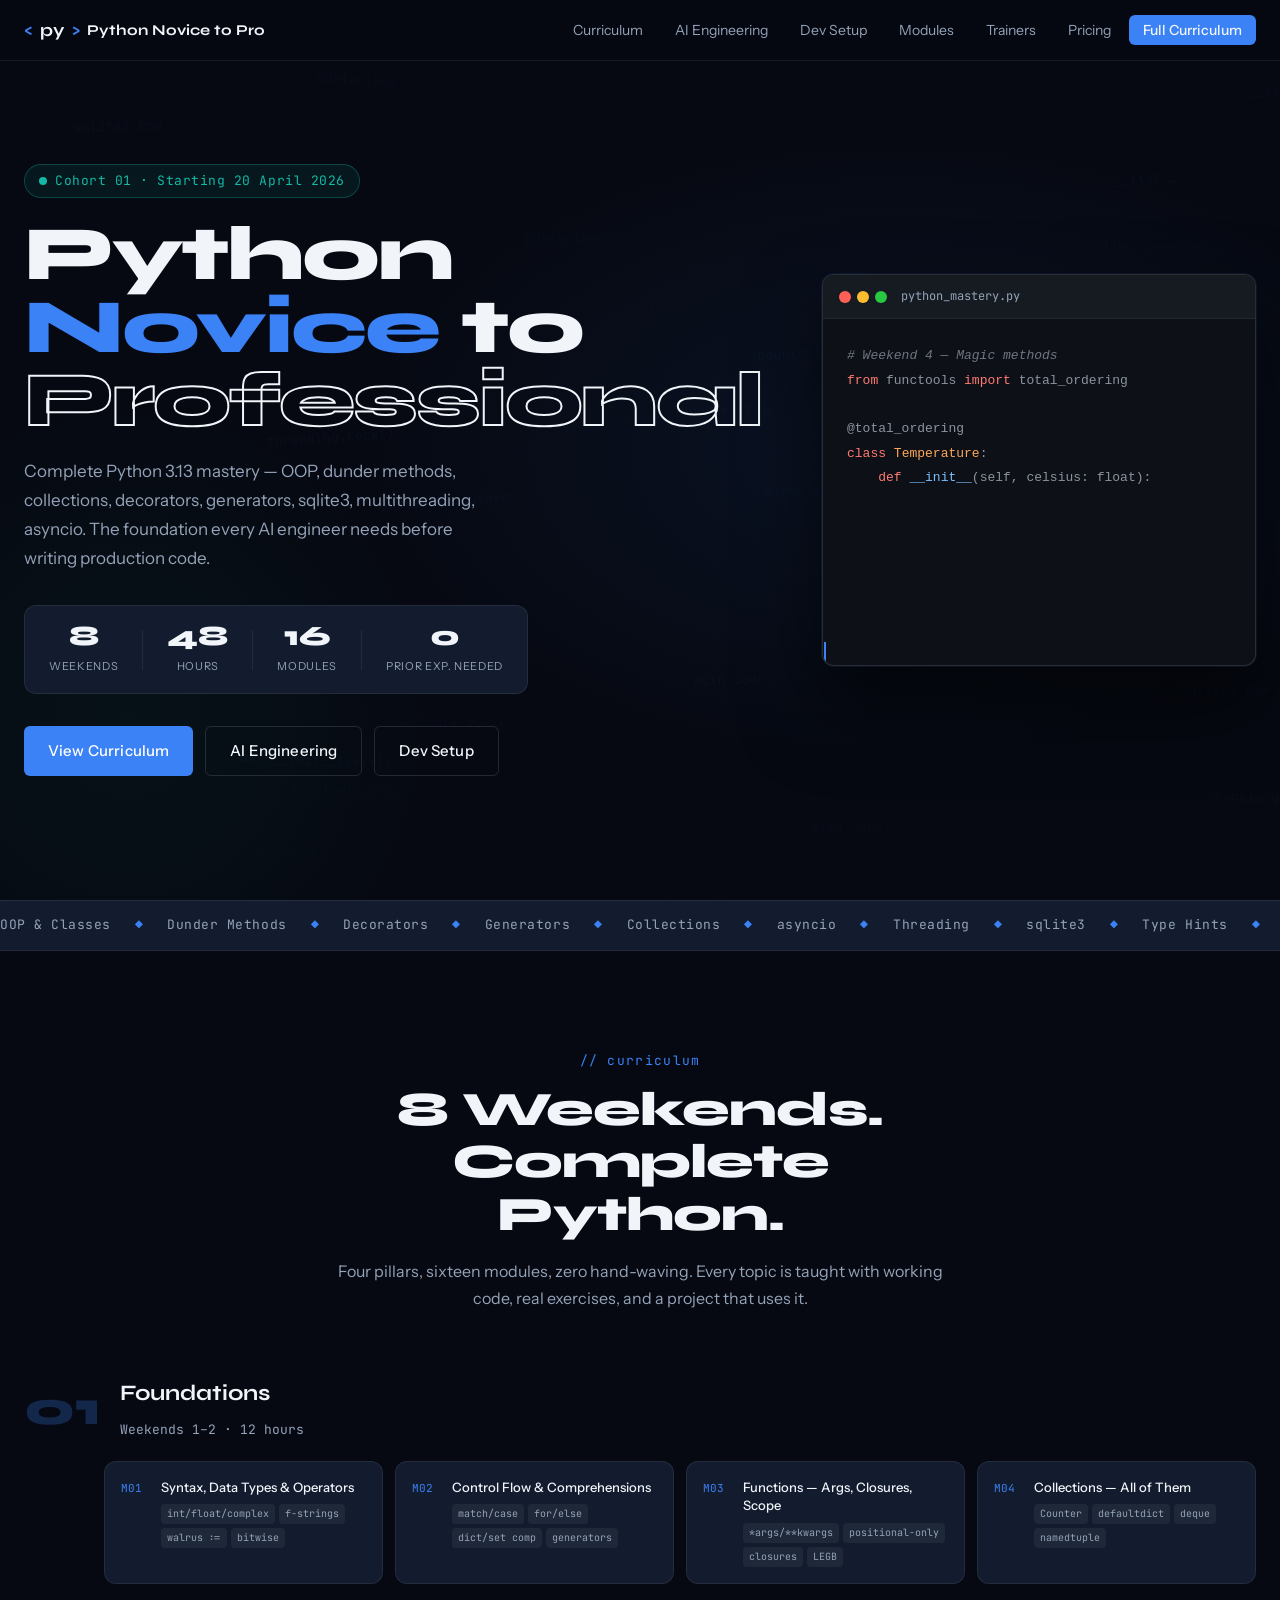
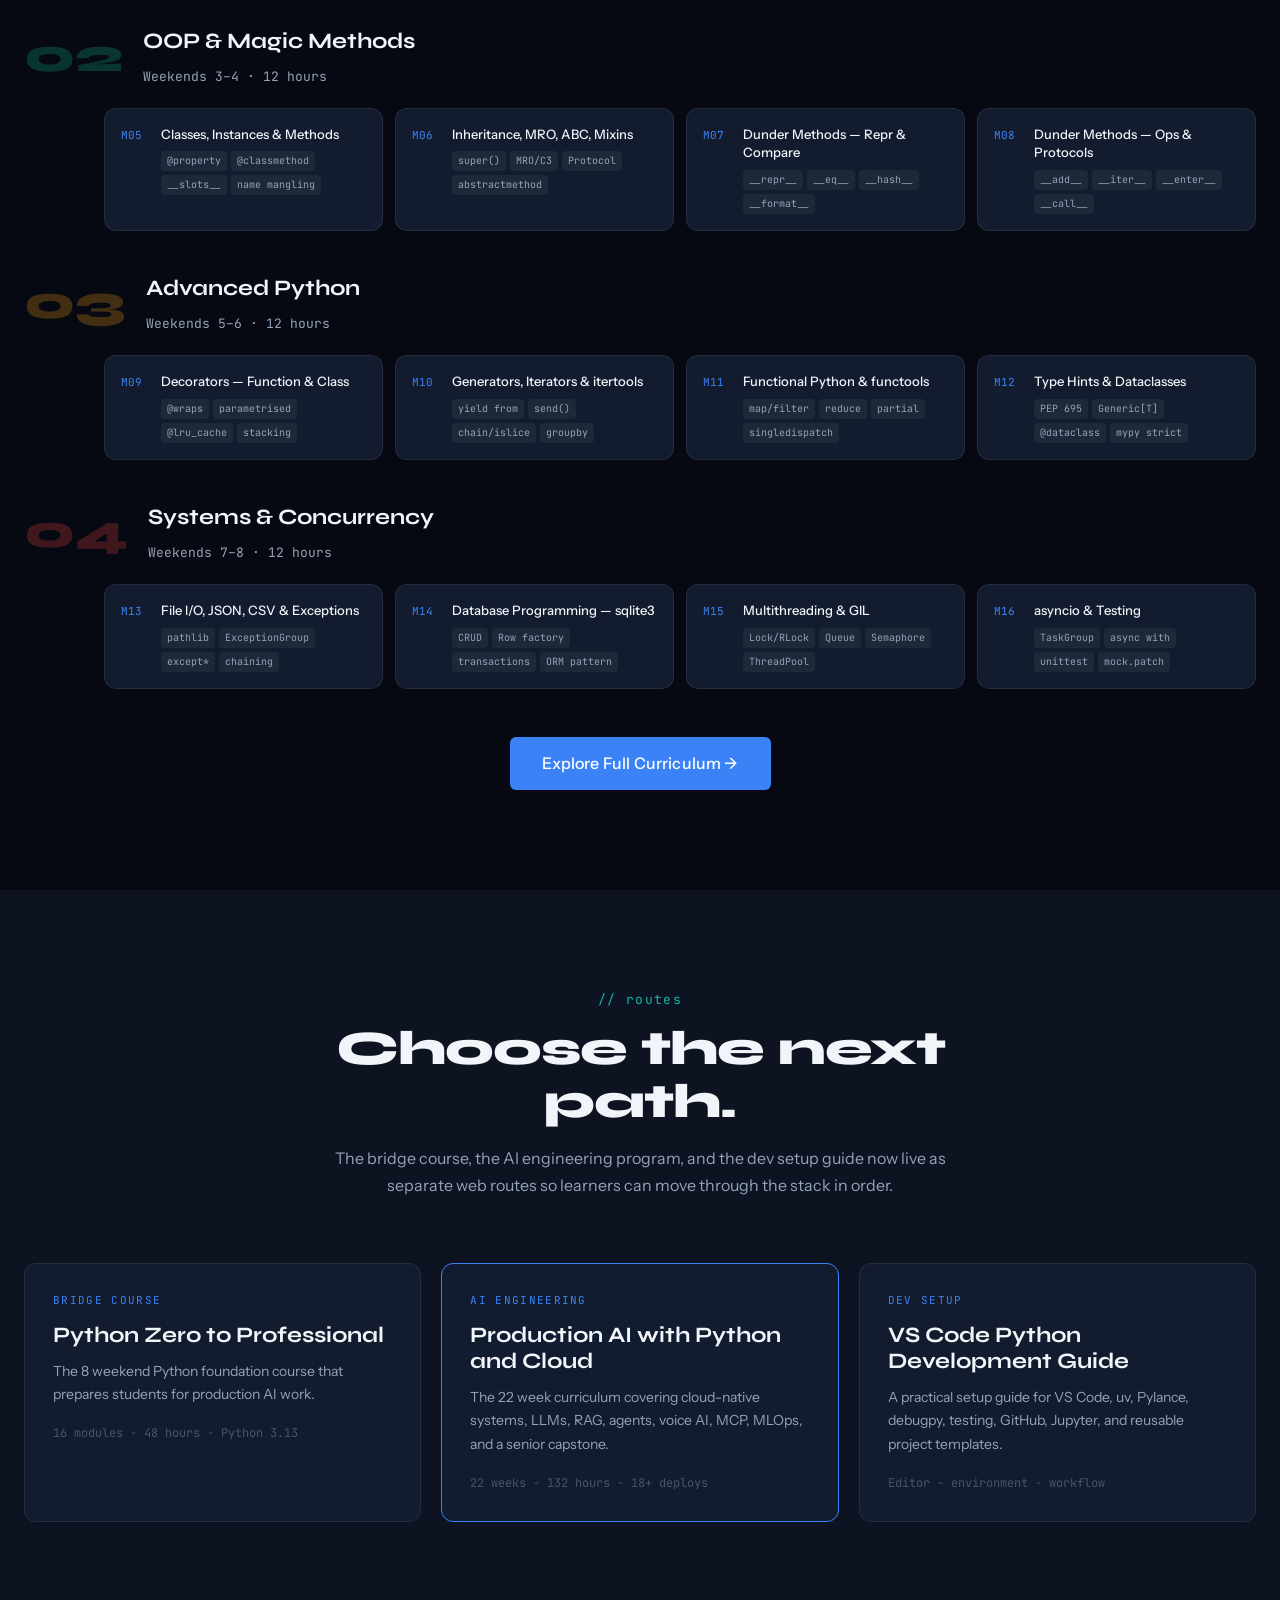
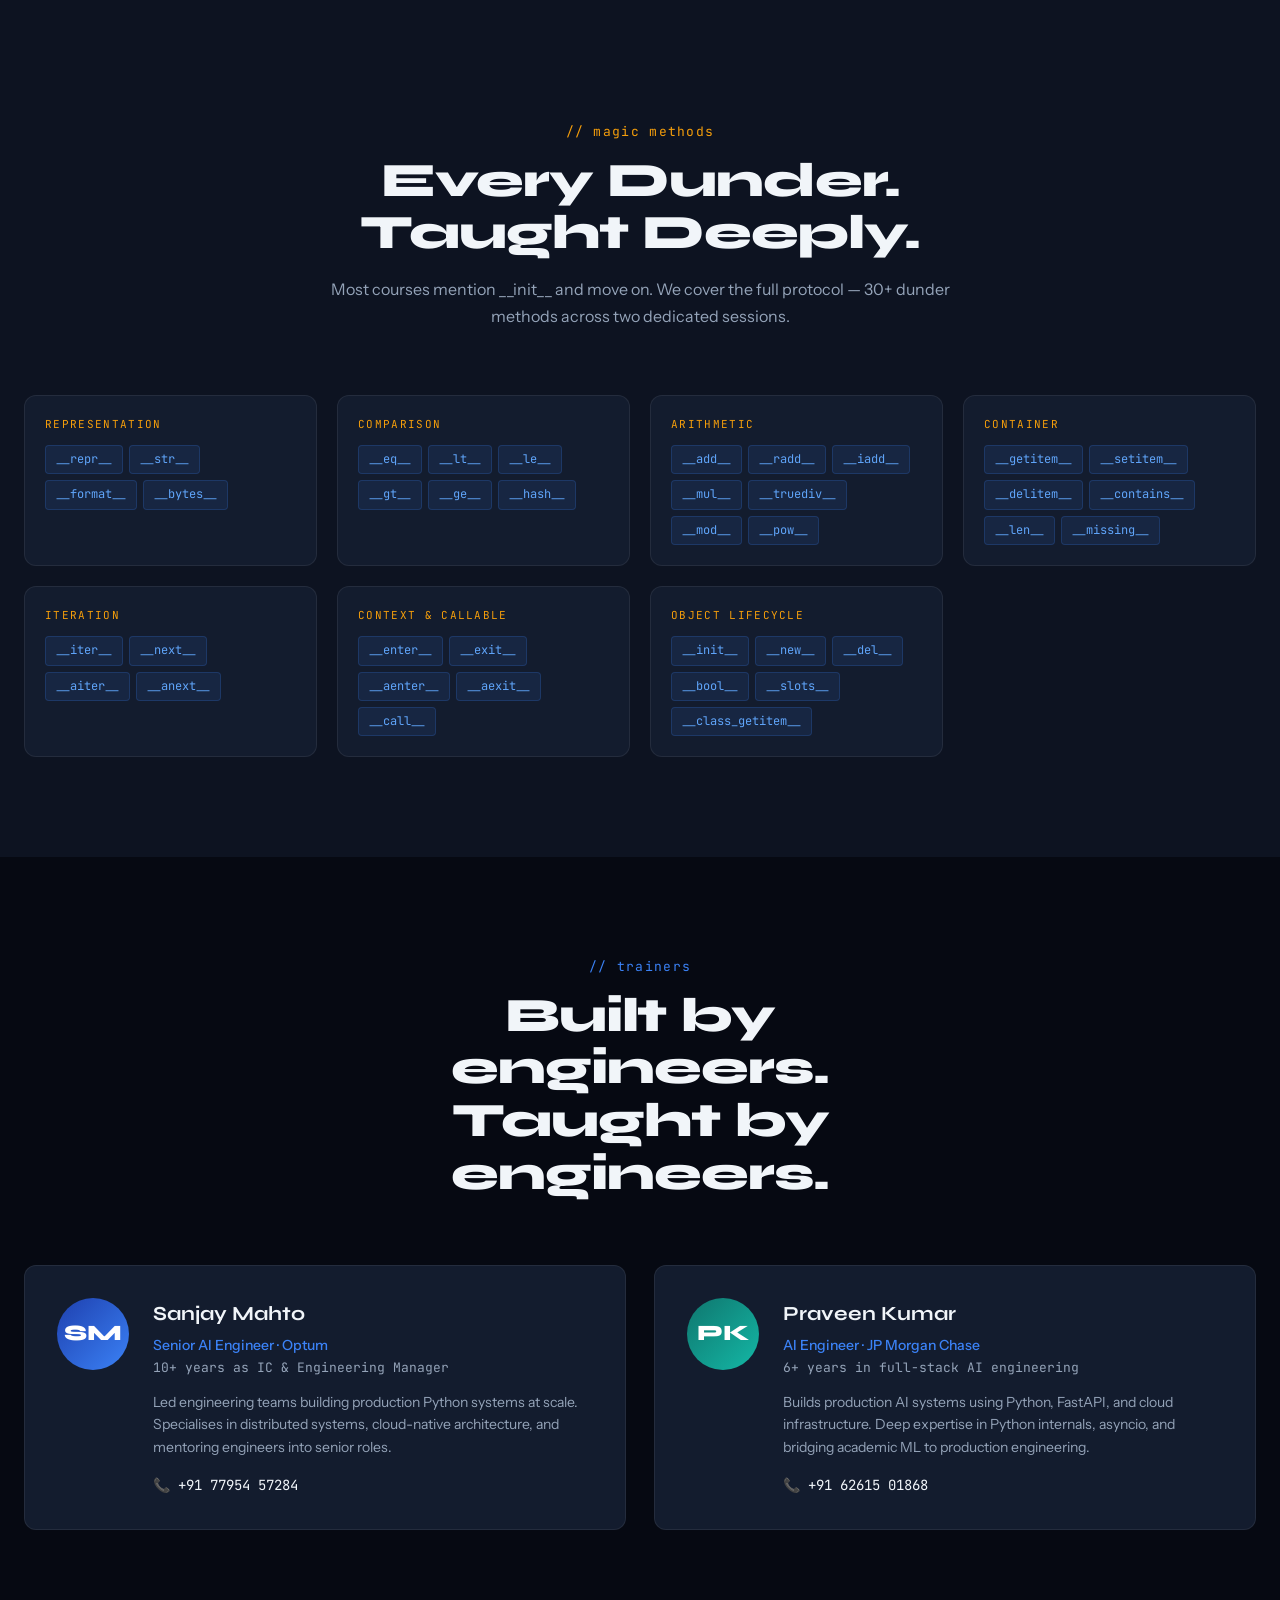
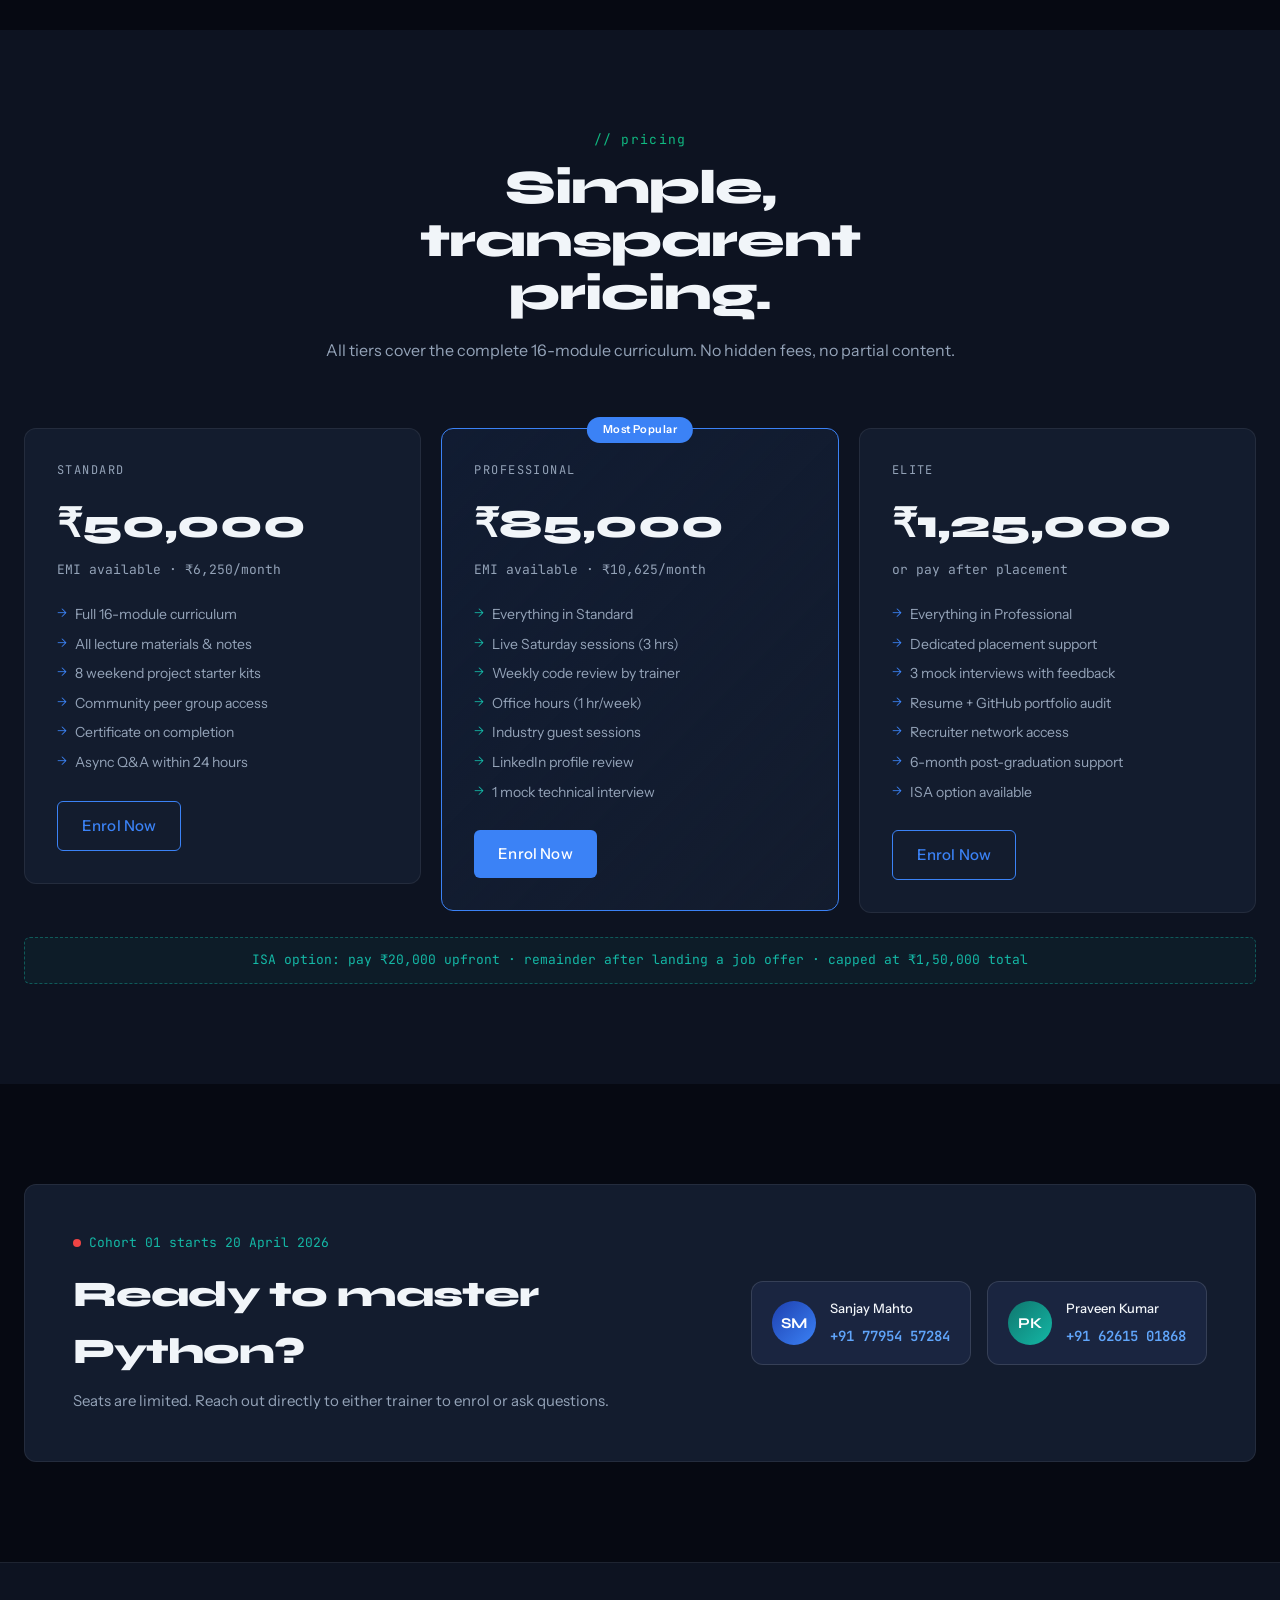
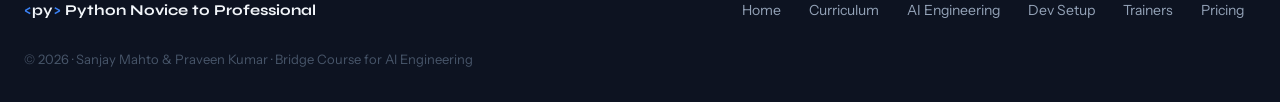
<file: index.html>
<!DOCTYPE html>
<html lang="en">
<head>
  <meta charset="UTF-8" />
  <meta name="viewport" content="width=device-width, initial-scale=1.0" />
  <title>Python Novice to Professional — AI Engineering Bridge Course</title>
  <meta name="description" content="Complete Python 3.13 mastery: OOP, dunder methods, collections, threading, asyncio, sqlite3 — taught by Sanjay Mahto & Praveen Kumar. 8 weekends, 48 hours, novice to professional." />
  <link rel="preconnect" href="https://fonts.googleapis.com" />
  <link href="https://fonts.googleapis.com/css2?family=Syne:wght@400;500;600;700;800&family=JetBrains+Mono:wght@300;400;500;600&family=Instrument+Sans:ital,wght@0,300;0,400;0,500;0,600;1,400&display=swap" rel="stylesheet" />
  <link rel="stylesheet" href="styles.css" />
</head>
<body>

  <!-- NAV -->
  <nav class="nav" id="nav">
    <div class="nav-inner">
      <a href="index.html" class="nav-logo">
        <span class="logo-bracket">&lt;</span>py<span class="logo-bracket">&gt;</span>
        <span class="logo-text">Python Novice to Pro</span>
      </a>
      <ul class="nav-links">
        <li><a href="#curriculum">Curriculum</a></li>
        <li><a href="ai-engineering/">AI Engineering</a></li>
        <li><a href="dev-setup/">Dev Setup</a></li>
        <li><a href="#modules">Modules</a></li>
        <li><a href="#trainers">Trainers</a></li>
        <li><a href="#pricing">Pricing</a></li>
        <li><a href="curriculum.html" class="nav-cta">Full Curriculum</a></li>
      </ul>
      <button class="hamburger" id="hamburger" aria-label="Toggle menu">
        <span></span><span></span><span></span>
      </button>
    </div>
  </nav>

  <!-- HERO -->
  <section class="hero">
    <div class="hero-bg">
      <div class="code-rain" id="codeRain"></div>
      <div class="hero-gradient"></div>
    </div>
    <div class="container">
      <div class="hero-inner">
        <div class="hero-badge">
          <span class="badge-dot"></span>
          Cohort 01 · Starting 20 April 2026
        </div>
        <h1 class="hero-title">
          Python<br/>
          <span class="title-accent">Novice</span> to<br/>
          <span class="title-outline">Professional</span>
        </h1>
        <p class="hero-sub">
          Complete Python 3.13 mastery — OOP, dunder methods, collections,
          decorators, generators, sqlite3, multithreading, asyncio. The foundation
          every AI engineer needs before writing production code.
        </p>
        <div class="hero-stats">
          <div class="hstat"><span class="hstat-v">8</span><span class="hstat-l">Weekends</span></div>
          <div class="hstat-div"></div>
          <div class="hstat"><span class="hstat-v">48</span><span class="hstat-l">Hours</span></div>
          <div class="hstat-div"></div>
          <div class="hstat"><span class="hstat-v">16</span><span class="hstat-l">Modules</span></div>
          <div class="hstat-div"></div>
          <div class="hstat"><span class="hstat-v">0</span><span class="hstat-l">Prior exp. needed</span></div>
        </div>
        <div class="hero-ctas">
          <a href="#curriculum" class="btn btn-primary">View Curriculum</a>
          <a href="ai-engineering/" class="btn btn-ghost">AI Engineering</a>
          <a href="dev-setup/" class="btn btn-ghost">Dev Setup</a>
        </div>
      </div>
      <div class="hero-code">
        <div class="code-window">
          <div class="code-titlebar">
            <span class="dot dot-r"></span>
            <span class="dot dot-y"></span>
            <span class="dot dot-g"></span>
            <span class="code-filename">python_mastery.py</span>
          </div>
          <pre class="code-body"><code id="typedCode"></code></pre>
          <div class="code-cursor" id="cursor"></div>
        </div>
      </div>
    </div>
  </section>

  <!-- TICKER -->
  <div class="ticker-wrap">
    <div class="ticker">
      <span>OOP &amp; Classes</span><span class="ticker-dot">◆</span>
      <span>Dunder Methods</span><span class="ticker-dot">◆</span>
      <span>Decorators</span><span class="ticker-dot">◆</span>
      <span>Generators</span><span class="ticker-dot">◆</span>
      <span>Collections</span><span class="ticker-dot">◆</span>
      <span>asyncio</span><span class="ticker-dot">◆</span>
      <span>Threading</span><span class="ticker-dot">◆</span>
      <span>sqlite3</span><span class="ticker-dot">◆</span>
      <span>Type Hints</span><span class="ticker-dot">◆</span>
      <span>dataclasses</span><span class="ticker-dot">◆</span>
      <span>Closures</span><span class="ticker-dot">◆</span>
      <span>Context Managers</span><span class="ticker-dot">◆</span>
      <span>Pattern Matching</span><span class="ticker-dot">◆</span>
      <span>Python 3.13</span><span class="ticker-dot">◆</span>
      <span>OOP &amp; Classes</span><span class="ticker-dot">◆</span>
      <span>Dunder Methods</span><span class="ticker-dot">◆</span>
      <span>Decorators</span><span class="ticker-dot">◆</span>
      <span>Generators</span><span class="ticker-dot">◆</span>
      <span>Collections</span><span class="ticker-dot">◆</span>
      <span>asyncio</span><span class="ticker-dot">◆</span>
    </div>
  </div>

  <!-- CURRICULUM OVERVIEW -->
  <section class="section" id="curriculum">
    <div class="container">
      <div class="section-header">
        <div class="section-tag">// curriculum</div>
        <h2 class="section-title">8 Weekends. Complete Python.</h2>
        <p class="section-sub">Four pillars, sixteen modules, zero hand-waving. Every topic is taught with working code, real exercises, and a project that uses it.</p>
      </div>

      <div class="pillars">

        <div class="pillar">
          <div class="pillar-header" style="--pillar-color: #3B82F6">
            <div class="pillar-num">01</div>
            <div class="pillar-info">
              <h3>Foundations</h3>
              <span>Weekends 1–2 · 12 hours</span>
            </div>
          </div>
          <div class="pillar-modules">
            <a href="curriculum.html#m01" class="module-card">
              <span class="mod-num">M01</span>
              <div>
                <div class="mod-title">Syntax, Data Types &amp; Operators</div>
                <div class="mod-tags"><span>int/float/complex</span><span>f-strings</span><span>walrus :=</span><span>bitwise</span></div>
              </div>
            </a>
            <a href="curriculum.html#m02" class="module-card">
              <span class="mod-num">M02</span>
              <div>
                <div class="mod-title">Control Flow &amp; Comprehensions</div>
                <div class="mod-tags"><span>match/case</span><span>for/else</span><span>dict/set comp</span><span>generators</span></div>
              </div>
            </a>
            <a href="curriculum.html#m03" class="module-card">
              <span class="mod-num">M03</span>
              <div>
                <div class="mod-title">Functions — Args, Closures, Scope</div>
                <div class="mod-tags"><span>*args/**kwargs</span><span>positional-only</span><span>closures</span><span>LEGB</span></div>
              </div>
            </a>
            <a href="curriculum.html#m04" class="module-card">
              <span class="mod-num">M04</span>
              <div>
                <div class="mod-title">Collections — All of Them</div>
                <div class="mod-tags"><span>Counter</span><span>defaultdict</span><span>deque</span><span>namedtuple</span></div>
              </div>
            </a>
          </div>
        </div>

        <div class="pillar">
          <div class="pillar-header" style="--pillar-color: #10B981">
            <div class="pillar-num">02</div>
            <div class="pillar-info">
              <h3>OOP &amp; Magic Methods</h3>
              <span>Weekends 3–4 · 12 hours</span>
            </div>
          </div>
          <div class="pillar-modules">
            <a href="curriculum.html#m05" class="module-card">
              <span class="mod-num">M05</span>
              <div>
                <div class="mod-title">Classes, Instances &amp; Methods</div>
                <div class="mod-tags"><span>@property</span><span>@classmethod</span><span>__slots__</span><span>name mangling</span></div>
              </div>
            </a>
            <a href="curriculum.html#m06" class="module-card">
              <span class="mod-num">M06</span>
              <div>
                <div class="mod-title">Inheritance, MRO, ABC, Mixins</div>
                <div class="mod-tags"><span>super()</span><span>MRO/C3</span><span>Protocol</span><span>abstractmethod</span></div>
              </div>
            </a>
            <a href="curriculum.html#m07" class="module-card">
              <span class="mod-num">M07</span>
              <div>
                <div class="mod-title">Dunder Methods — Repr &amp; Compare</div>
                <div class="mod-tags"><span>__repr__</span><span>__eq__</span><span>__hash__</span><span>__format__</span></div>
              </div>
            </a>
            <a href="curriculum.html#m08" class="module-card">
              <span class="mod-num">M08</span>
              <div>
                <div class="mod-title">Dunder Methods — Ops &amp; Protocols</div>
                <div class="mod-tags"><span>__add__</span><span>__iter__</span><span>__enter__</span><span>__call__</span></div>
              </div>
            </a>
          </div>
        </div>

        <div class="pillar">
          <div class="pillar-header" style="--pillar-color: #F59E0B">
            <div class="pillar-num">03</div>
            <div class="pillar-info">
              <h3>Advanced Python</h3>
              <span>Weekends 5–6 · 12 hours</span>
            </div>
          </div>
          <div class="pillar-modules">
            <a href="curriculum.html#m09" class="module-card">
              <span class="mod-num">M09</span>
              <div>
                <div class="mod-title">Decorators — Function &amp; Class</div>
                <div class="mod-tags"><span>@wraps</span><span>parametrised</span><span>@lru_cache</span><span>stacking</span></div>
              </div>
            </a>
            <a href="curriculum.html#m10" class="module-card">
              <span class="mod-num">M10</span>
              <div>
                <div class="mod-title">Generators, Iterators &amp; itertools</div>
                <div class="mod-tags"><span>yield from</span><span>send()</span><span>chain/islice</span><span>groupby</span></div>
              </div>
            </a>
            <a href="curriculum.html#m11" class="module-card">
              <span class="mod-num">M11</span>
              <div>
                <div class="mod-title">Functional Python &amp; functools</div>
                <div class="mod-tags"><span>map/filter</span><span>reduce</span><span>partial</span><span>singledispatch</span></div>
              </div>
            </a>
            <a href="curriculum.html#m12" class="module-card">
              <span class="mod-num">M12</span>
              <div>
                <div class="mod-title">Type Hints &amp; Dataclasses</div>
                <div class="mod-tags"><span>PEP 695</span><span>Generic[T]</span><span>@dataclass</span><span>mypy strict</span></div>
              </div>
            </a>
          </div>
        </div>

        <div class="pillar">
          <div class="pillar-header" style="--pillar-color: #EF4444">
            <div class="pillar-num">04</div>
            <div class="pillar-info">
              <h3>Systems &amp; Concurrency</h3>
              <span>Weekends 7–8 · 12 hours</span>
            </div>
          </div>
          <div class="pillar-modules">
            <a href="curriculum.html#m13" class="module-card">
              <span class="mod-num">M13</span>
              <div>
                <div class="mod-title">File I/O, JSON, CSV &amp; Exceptions</div>
                <div class="mod-tags"><span>pathlib</span><span>ExceptionGroup</span><span>except*</span><span>chaining</span></div>
              </div>
            </a>
            <a href="curriculum.html#m14" class="module-card">
              <span class="mod-num">M14</span>
              <div>
                <div class="mod-title">Database Programming — sqlite3</div>
                <div class="mod-tags"><span>CRUD</span><span>Row factory</span><span>transactions</span><span>ORM pattern</span></div>
              </div>
            </a>
            <a href="curriculum.html#m15" class="module-card">
              <span class="mod-num">M15</span>
              <div>
                <div class="mod-title">Multithreading &amp; GIL</div>
                <div class="mod-tags"><span>Lock/RLock</span><span>Queue</span><span>Semaphore</span><span>ThreadPool</span></div>
              </div>
            </a>
            <a href="curriculum.html#m16" class="module-card">
              <span class="mod-num">M16</span>
              <div>
                <div class="mod-title">asyncio &amp; Testing</div>
                <div class="mod-tags"><span>TaskGroup</span><span>async with</span><span>unittest</span><span>mock.patch</span></div>
              </div>
            </a>
          </div>
        </div>

      </div>

      <div class="curriculum-cta">
        <a href="curriculum.html" class="btn btn-primary btn-lg">
          Explore Full Curriculum →
        </a>
      </div>
    </div>
  </section>

  <!-- ROUTES -->
  <section class="section section-dark" id="routes">
    <div class="container">
      <div class="section-header">
        <div class="section-tag" style="color:#14B8A6">// routes</div>
        <h2 class="section-title" style="color:#F1F5F9">Choose the next path.</h2>
        <p class="section-sub" style="color:#94A3B8">The bridge course, the AI engineering program, and the dev setup guide now live as separate web routes so learners can move through the stack in order.</p>
      </div>
      <div class="route-grid">
        <a href="curriculum.html" class="route-card">
          <div class="route-eyebrow">Bridge course</div>
          <h3 class="route-title">Python Zero to Professional</h3>
          <p class="route-copy">The 8 weekend Python foundation course that prepares students for production AI work.</p>
          <div class="route-meta">16 modules - 48 hours - Python 3.13</div>
        </a>
        <a href="ai-engineering/" class="route-card route-card--featured">
          <div class="route-eyebrow">AI engineering</div>
          <h3 class="route-title">Production AI with Python and Cloud</h3>
          <p class="route-copy">The 22 week curriculum covering cloud-native systems, LLMs, RAG, agents, voice AI, MCP, MLOps, and a senior capstone.</p>
          <div class="route-meta">22 weeks - 132 hours - 18+ deploys</div>
        </a>
        <a href="dev-setup/" class="route-card">
          <div class="route-eyebrow">Dev setup</div>
          <h3 class="route-title">VS Code Python Development Guide</h3>
          <p class="route-copy">A practical setup guide for VS Code, uv, Pylance, debugpy, testing, GitHub, Jupyter, and reusable project templates.</p>
          <div class="route-meta">Editor - environment - workflow</div>
        </a>
      </div>
    </div>
  </section>

  <!-- DUNDER SHOWCASE -->
  <section class="section section-dark" id="modules">
    <div class="container">
      <div class="section-header">
        <div class="section-tag" style="color:#F59E0B">// magic methods</div>
        <h2 class="section-title" style="color:#F1F5F9">Every Dunder. Taught Deeply.</h2>
        <p class="section-sub" style="color:#94A3B8">Most courses mention __init__ and move on. We cover the full protocol — 30+ dunder methods across two dedicated sessions.</p>
      </div>
      <div class="dunder-grid">
        <div class="dunder-group">
          <div class="dg-label">Representation</div>
          <div class="dunder-pills">
            <span>__repr__</span><span>__str__</span><span>__format__</span><span>__bytes__</span>
          </div>
        </div>
        <div class="dunder-group">
          <div class="dg-label">Comparison</div>
          <div class="dunder-pills">
            <span>__eq__</span><span>__lt__</span><span>__le__</span><span>__gt__</span><span>__ge__</span><span>__hash__</span>
          </div>
        </div>
        <div class="dunder-group">
          <div class="dg-label">Arithmetic</div>
          <div class="dunder-pills">
            <span>__add__</span><span>__radd__</span><span>__iadd__</span><span>__mul__</span><span>__truediv__</span><span>__mod__</span><span>__pow__</span>
          </div>
        </div>
        <div class="dunder-group">
          <div class="dg-label">Container</div>
          <div class="dunder-pills">
            <span>__getitem__</span><span>__setitem__</span><span>__delitem__</span><span>__contains__</span><span>__len__</span><span>__missing__</span>
          </div>
        </div>
        <div class="dunder-group">
          <div class="dg-label">Iteration</div>
          <div class="dunder-pills">
            <span>__iter__</span><span>__next__</span><span>__aiter__</span><span>__anext__</span>
          </div>
        </div>
        <div class="dunder-group">
          <div class="dg-label">Context &amp; Callable</div>
          <div class="dunder-pills">
            <span>__enter__</span><span>__exit__</span><span>__aenter__</span><span>__aexit__</span><span>__call__</span>
          </div>
        </div>
        <div class="dunder-group">
          <div class="dg-label">Object lifecycle</div>
          <div class="dunder-pills">
            <span>__init__</span><span>__new__</span><span>__del__</span><span>__bool__</span><span>__slots__</span><span>__class_getitem__</span>
          </div>
        </div>
      </div>
    </div>
  </section>

  <!-- TRAINERS -->
  <section class="section" id="trainers">
    <div class="container">
      <div class="section-header">
        <div class="section-tag">// trainers</div>
        <h2 class="section-title">Built by engineers. Taught by engineers.</h2>
      </div>
      <div class="trainers-grid">
        <div class="trainer-card">
          <div class="trainer-avatar" style="background: linear-gradient(135deg, #1E40AF, #3B82F6)">SM</div>
          <div class="trainer-info">
            <h3>Sanjay Mahto</h3>
            <div class="trainer-role">Senior AI Engineer · Optum</div>
            <div class="trainer-exp">10+ years as IC &amp; Engineering Manager</div>
            <p class="trainer-bio">Led engineering teams building production Python systems at scale. Specialises in distributed systems, cloud-native architecture, and mentoring engineers into senior roles.</p>
            <div class="trainer-contact">
              <span class="contact-icon">📞</span>
              <span>+91 77954 57284</span>
            </div>
          </div>
        </div>
        <div class="trainer-card">
          <div class="trainer-avatar" style="background: linear-gradient(135deg, #0F766E, #14B8A6)">PK</div>
          <div class="trainer-info">
            <h3>Praveen Kumar</h3>
            <div class="trainer-role">AI Engineer · JP Morgan Chase</div>
            <div class="trainer-exp">6+ years in full-stack AI engineering</div>
            <p class="trainer-bio">Builds production AI systems using Python, FastAPI, and cloud infrastructure. Deep expertise in Python internals, asyncio, and bridging academic ML to production engineering.</p>
            <div class="trainer-contact">
              <span class="contact-icon">📞</span>
              <span>+91 62615 01868</span>
            </div>
          </div>
        </div>
      </div>
    </div>
  </section>

  <!-- PRICING -->
  <section class="section section-dark" id="pricing">
    <div class="container">
      <div class="section-header">
        <div class="section-tag" style="color:#10B981">// pricing</div>
        <h2 class="section-title" style="color:#F1F5F9">Simple, transparent pricing.</h2>
        <p class="section-sub" style="color:#94A3B8">All tiers cover the complete 16-module curriculum. No hidden fees, no partial content.</p>
      </div>
      <div class="pricing-grid">
        <div class="pricing-card">
          <div class="pc-tier">Standard</div>
          <div class="pc-price">₹50,000</div>
          <div class="pc-emi">EMI available · ₹6,250/month</div>
          <ul class="pc-features">
            <li>Full 16-module curriculum</li>
            <li>All lecture materials &amp; notes</li>
            <li>8 weekend project starter kits</li>
            <li>Community peer group access</li>
            <li>Certificate on completion</li>
            <li>Async Q&amp;A within 24 hours</li>
          </ul>
          <a href="#contact" class="btn btn-outline">Enrol Now</a>
        </div>
        <div class="pricing-card pricing-card--featured">
          <div class="pc-featured-badge">Most Popular</div>
          <div class="pc-tier">Professional</div>
          <div class="pc-price">₹85,000</div>
          <div class="pc-emi">EMI available · ₹10,625/month</div>
          <ul class="pc-features">
            <li>Everything in Standard</li>
            <li>Live Saturday sessions (3 hrs)</li>
            <li>Weekly code review by trainer</li>
            <li>Office hours (1 hr/week)</li>
            <li>Industry guest sessions</li>
            <li>LinkedIn profile review</li>
            <li>1 mock technical interview</li>
          </ul>
          <a href="#contact" class="btn btn-primary">Enrol Now</a>
        </div>
        <div class="pricing-card">
          <div class="pc-tier">Elite</div>
          <div class="pc-price">₹1,25,000</div>
          <div class="pc-emi">or pay after placement</div>
          <ul class="pc-features">
            <li>Everything in Professional</li>
            <li>Dedicated placement support</li>
            <li>3 mock interviews with feedback</li>
            <li>Resume + GitHub portfolio audit</li>
            <li>Recruiter network access</li>
            <li>6-month post-graduation support</li>
            <li>ISA option available</li>
          </ul>
          <a href="#contact" class="btn btn-outline">Enrol Now</a>
        </div>
      </div>
      <div class="isa-note">
        ISA option: pay ₹20,000 upfront · remainder after landing a job offer · capped at ₹1,50,000 total
      </div>
    </div>
  </section>

  <!-- CONTACT / CTA -->
  <section class="section" id="contact">
    <div class="container">
      <div class="cta-block">
        <div class="cta-left">
          <div class="cta-live">
            <span class="live-dot"></span>
            Cohort 01 starts 20 April 2026
          </div>
          <h2 class="cta-title">Ready to master Python?</h2>
          <p class="cta-sub">Seats are limited. Reach out directly to either trainer to enrol or ask questions.</p>
        </div>
        <div class="cta-contacts">
          <div class="contact-card">
            <div class="cc-avatar" style="background:linear-gradient(135deg,#1E40AF,#3B82F6)">SM</div>
            <div>
              <div class="cc-name">Sanjay Mahto</div>
              <a href="tel:+917795457284" class="cc-phone">+91 77954 57284</a>
            </div>
          </div>
          <div class="contact-card">
            <div class="cc-avatar" style="background:linear-gradient(135deg,#0F766E,#14B8A6)">PK</div>
            <div>
              <div class="cc-name">Praveen Kumar</div>
              <a href="tel:+916261501868" class="cc-phone">+91 62615 01868</a>
            </div>
          </div>
        </div>
      </div>
    </div>
  </section>

  <!-- FOOTER -->
  <footer class="footer">
    <div class="container">
      <div class="footer-inner">
        <div class="footer-brand">
          <span class="logo-bracket">&lt;</span>py<span class="logo-bracket">&gt;</span>
          Python Novice to Professional
        </div>
        <div class="footer-links">
          <a href="index.html">Home</a>
          <a href="curriculum.html">Curriculum</a>
          <a href="ai-engineering/">AI Engineering</a>
          <a href="dev-setup/">Dev Setup</a>
          <a href="#trainers">Trainers</a>
          <a href="#pricing">Pricing</a>
        </div>
        <div class="footer-copy">
          © 2026 · Sanjay Mahto &amp; Praveen Kumar · Bridge Course for AI Engineering
        </div>
      </div>
    </div>
  </footer>

  <script src="main.js"></script>
</body>
</html>
</file>
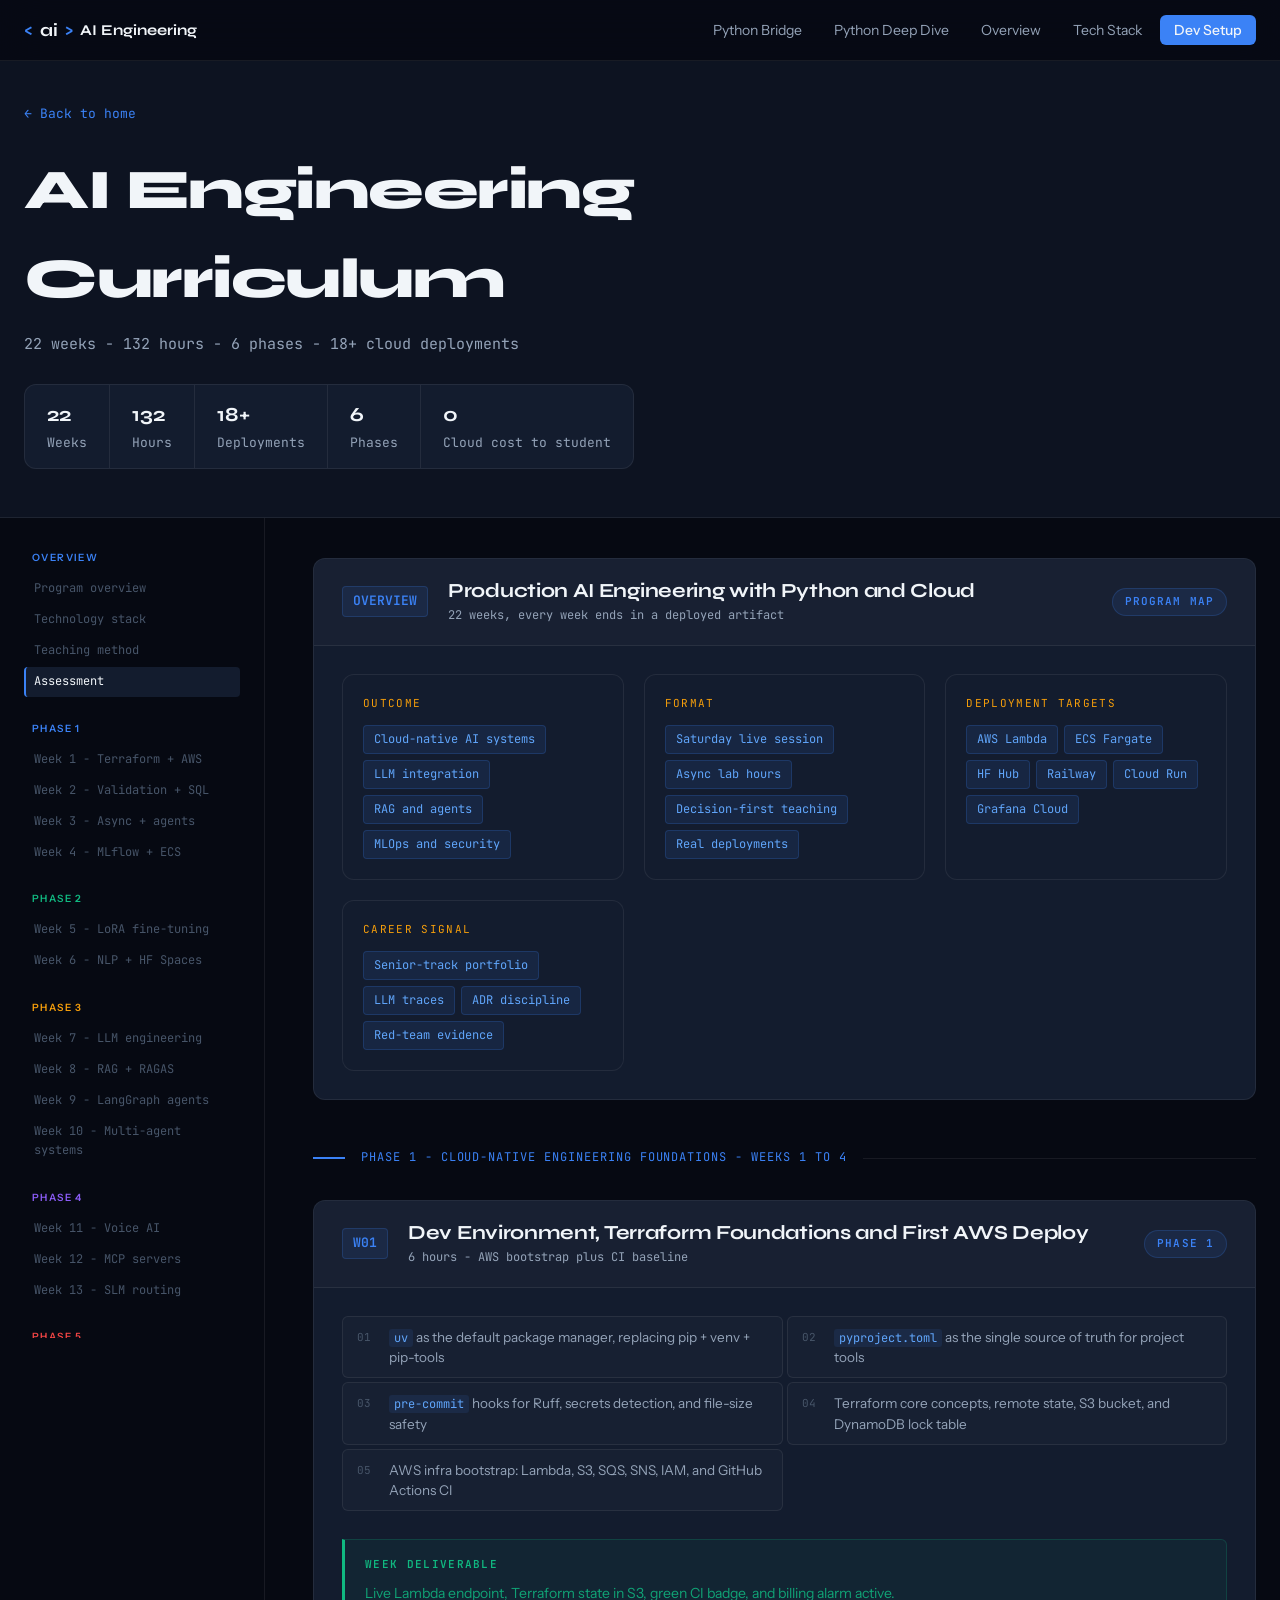
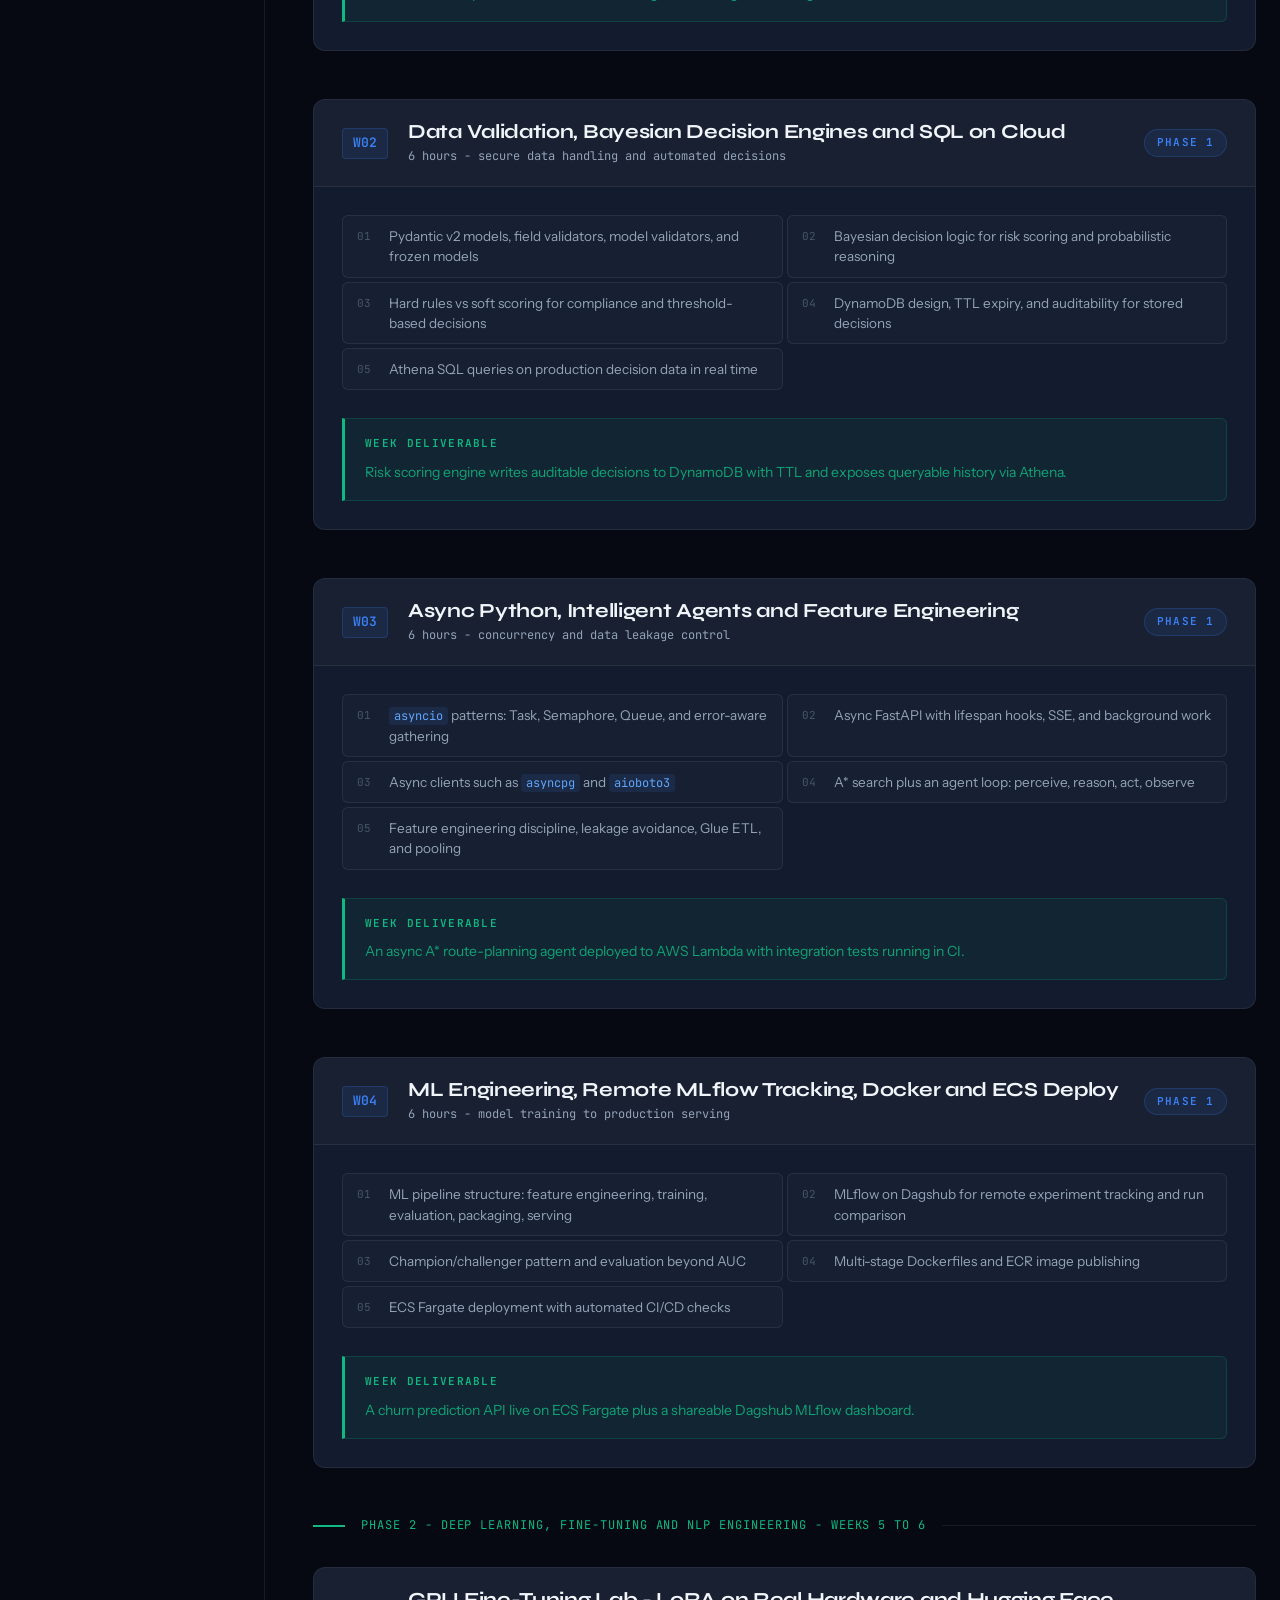
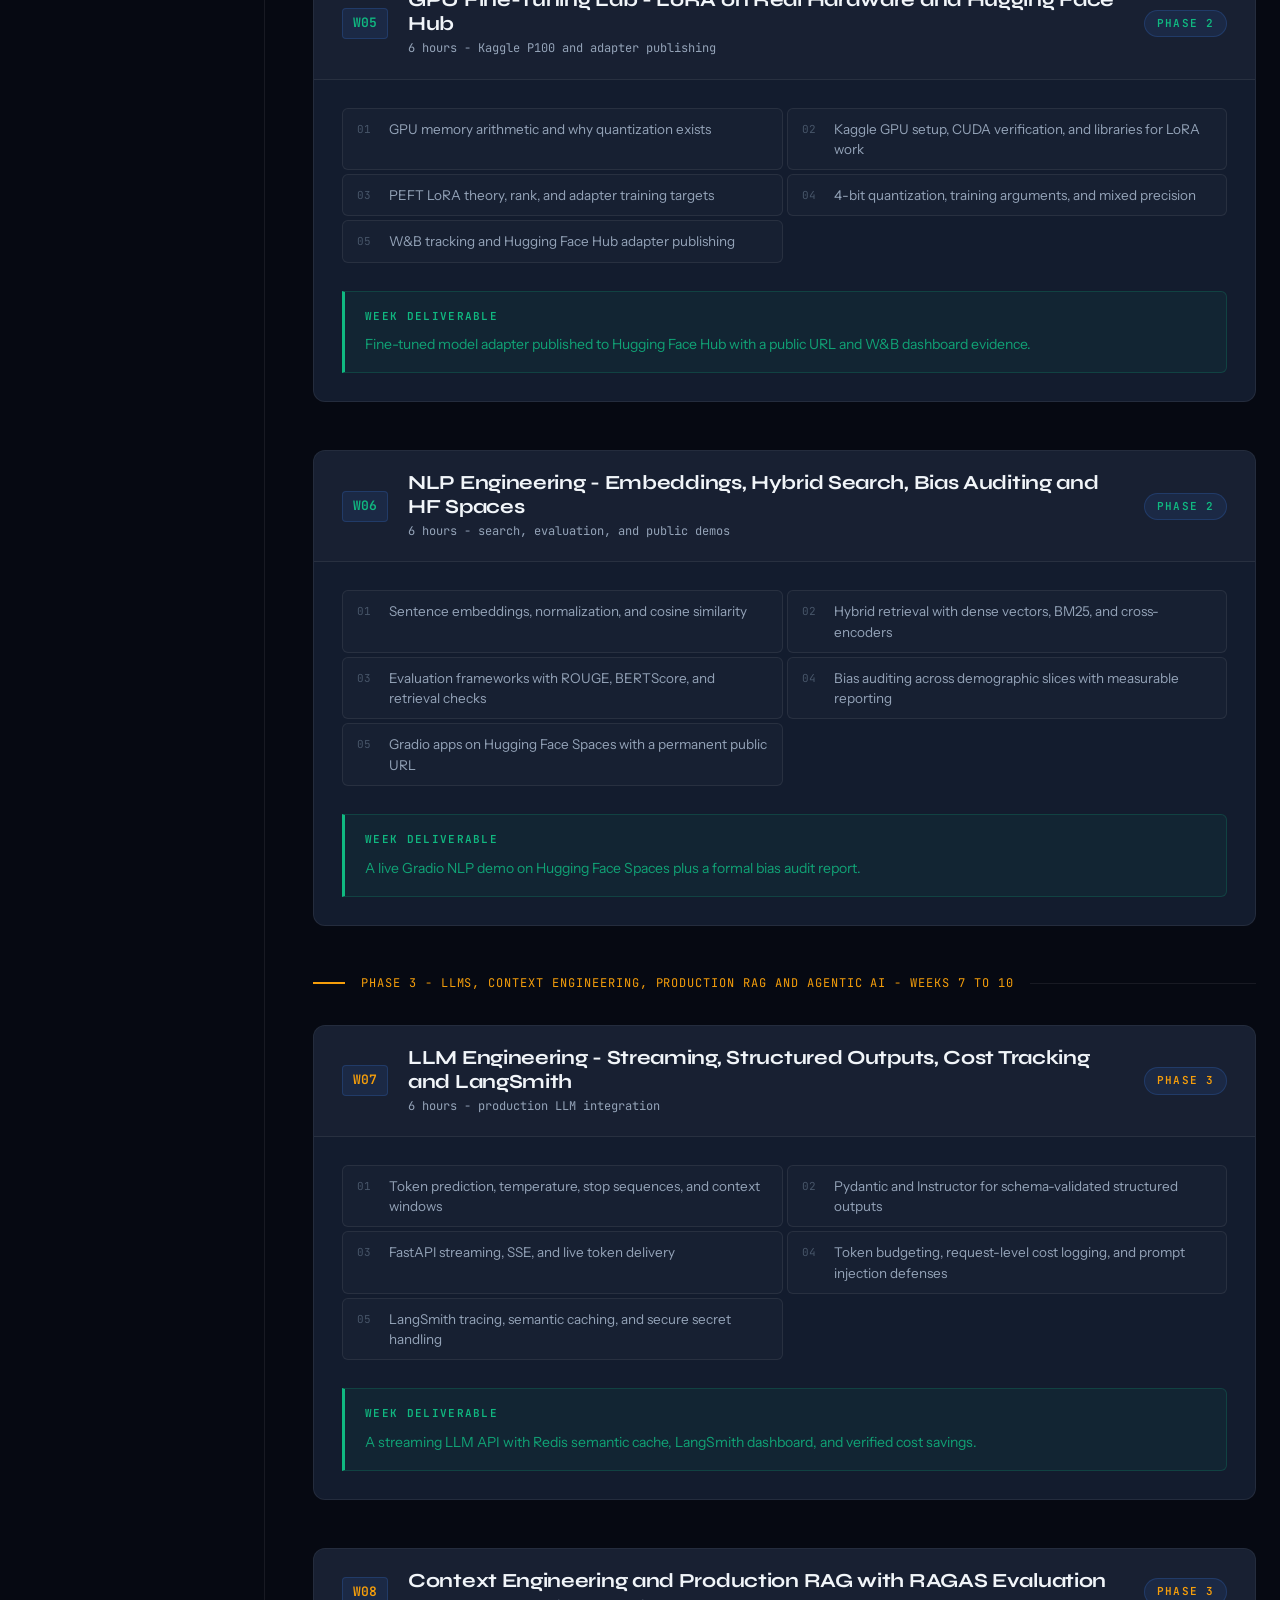
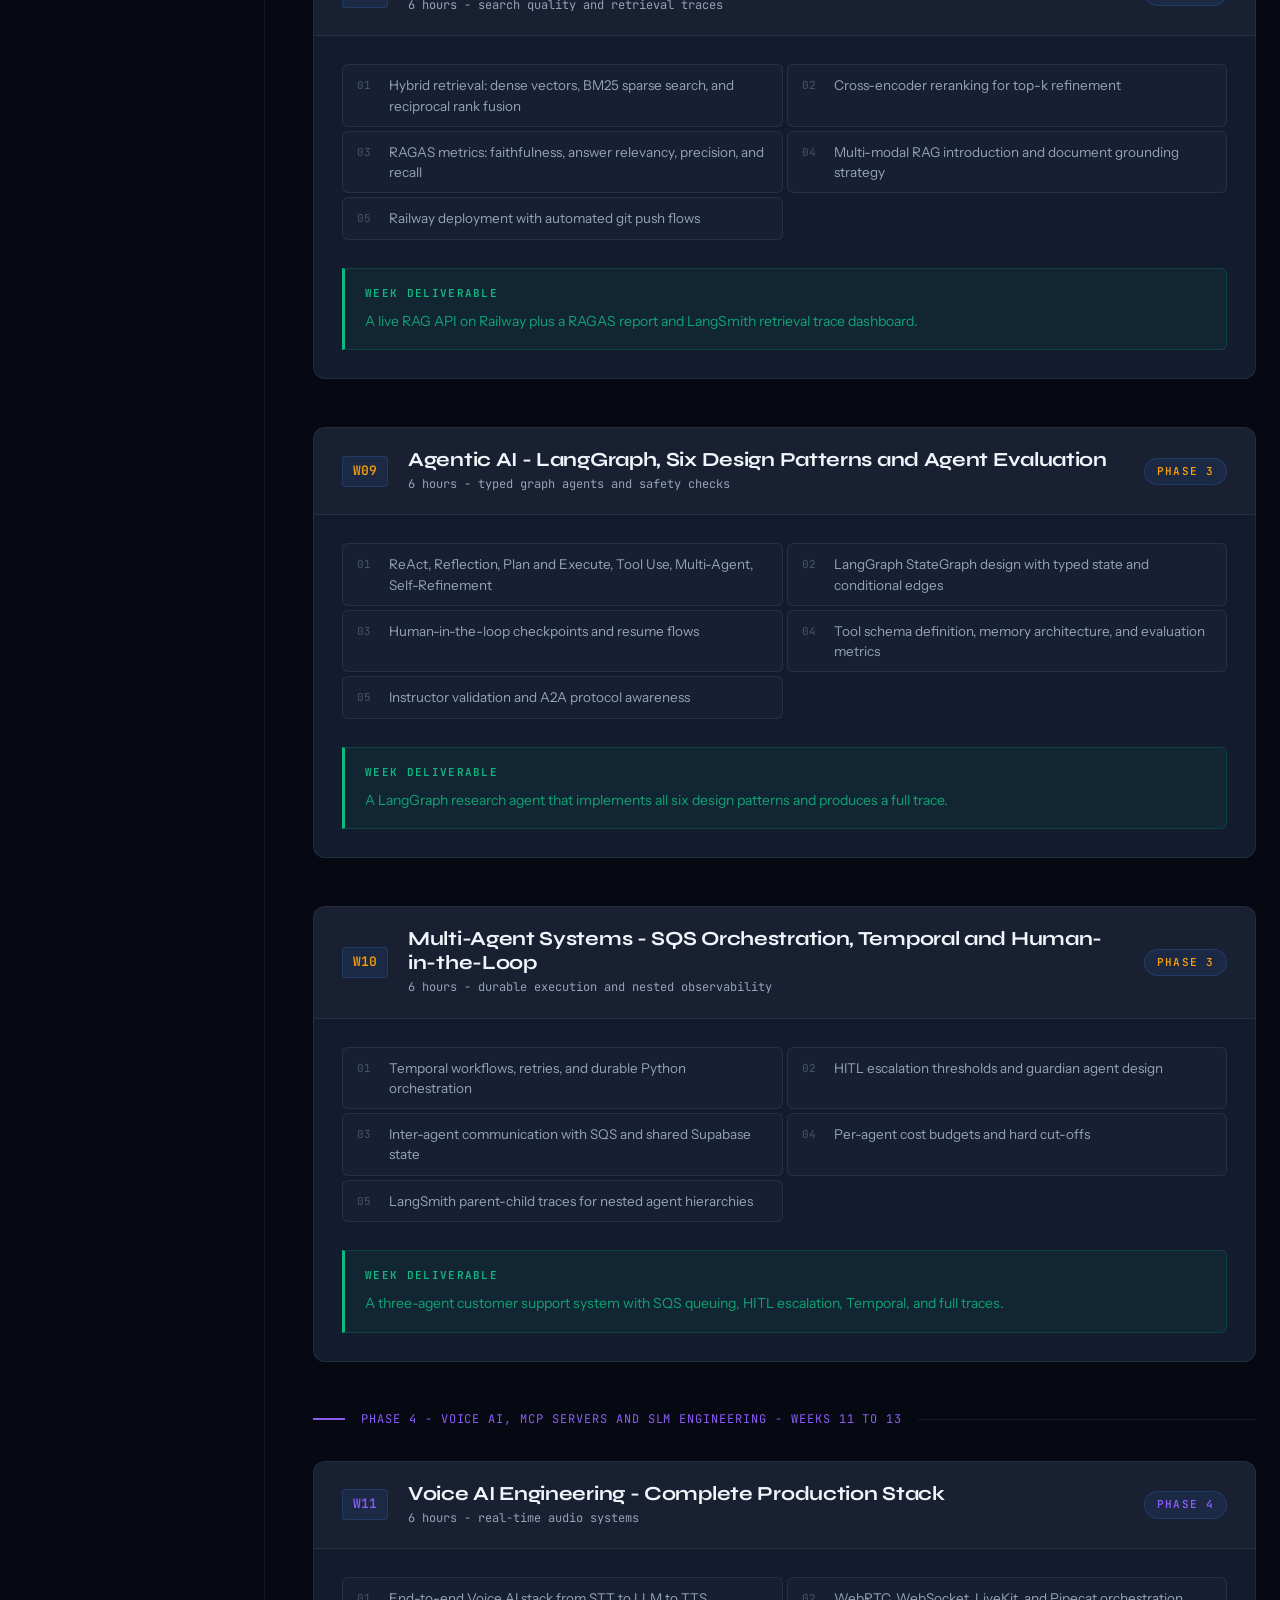
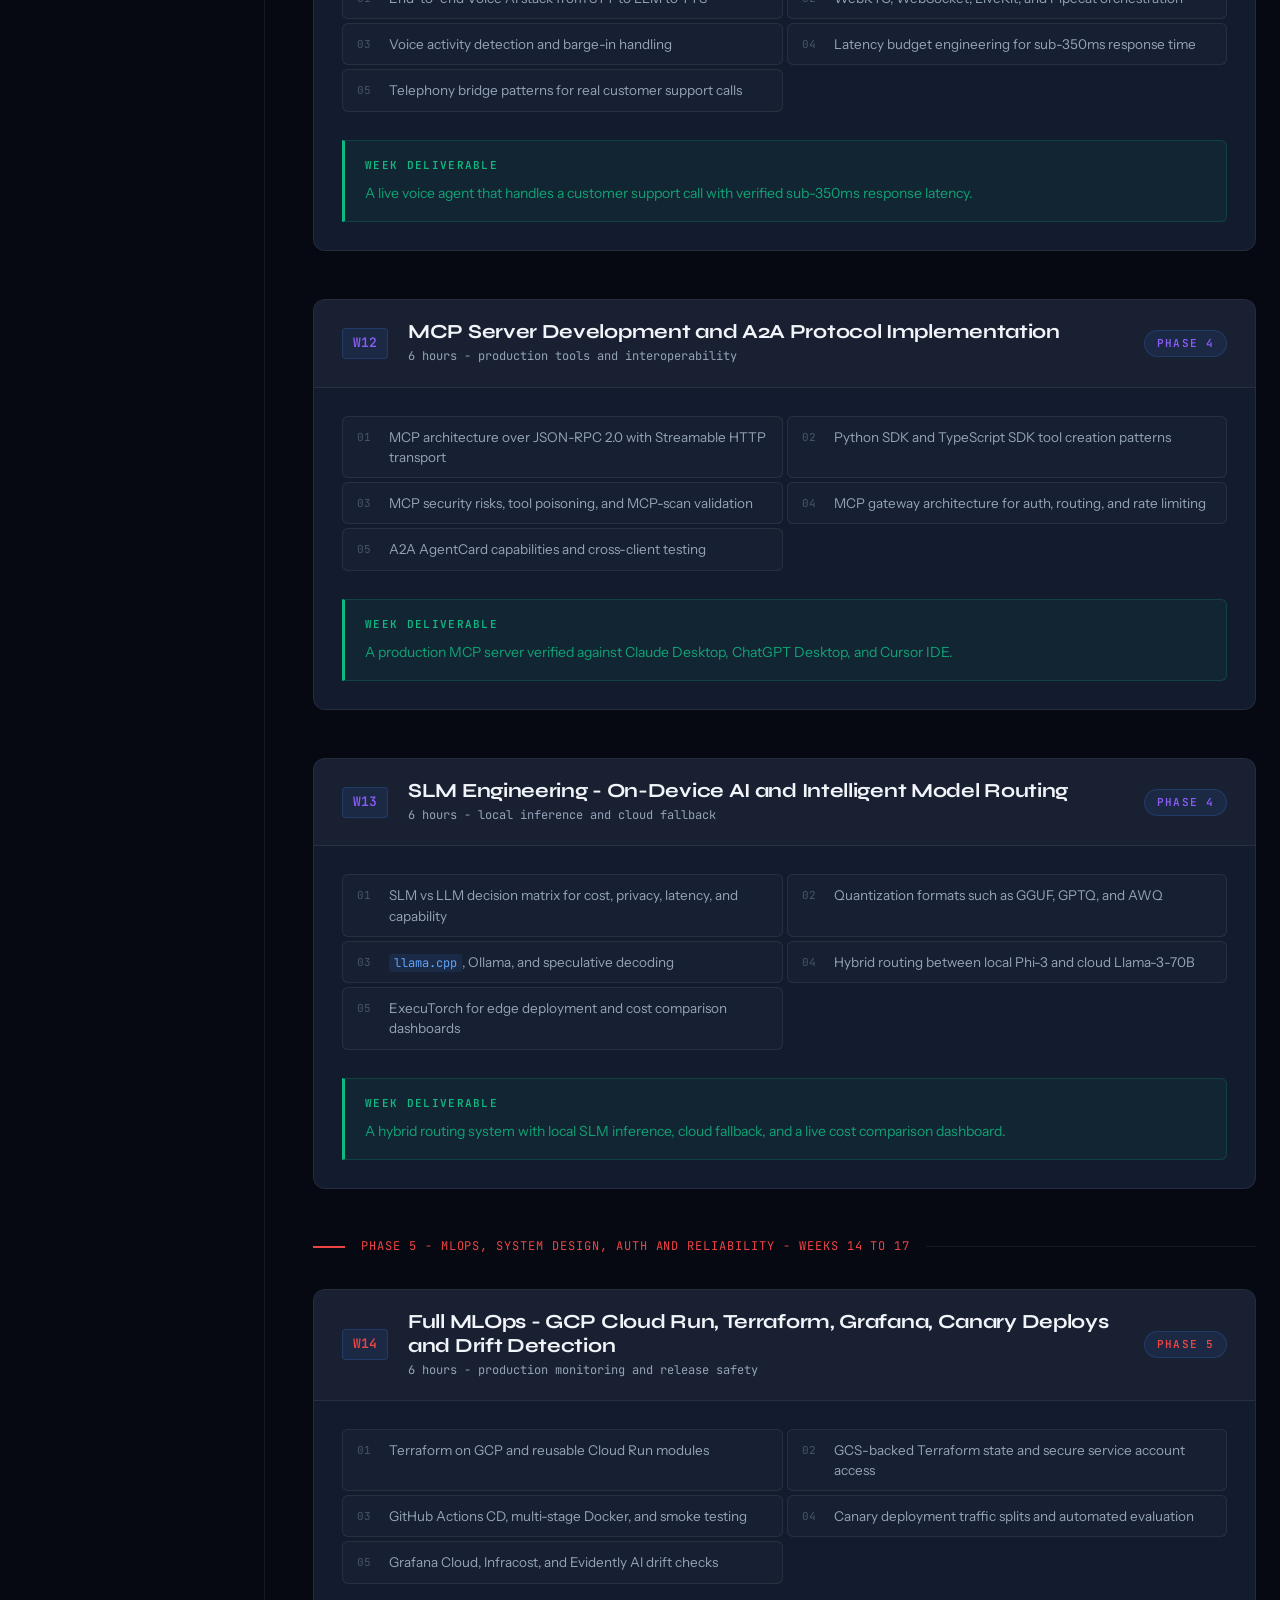
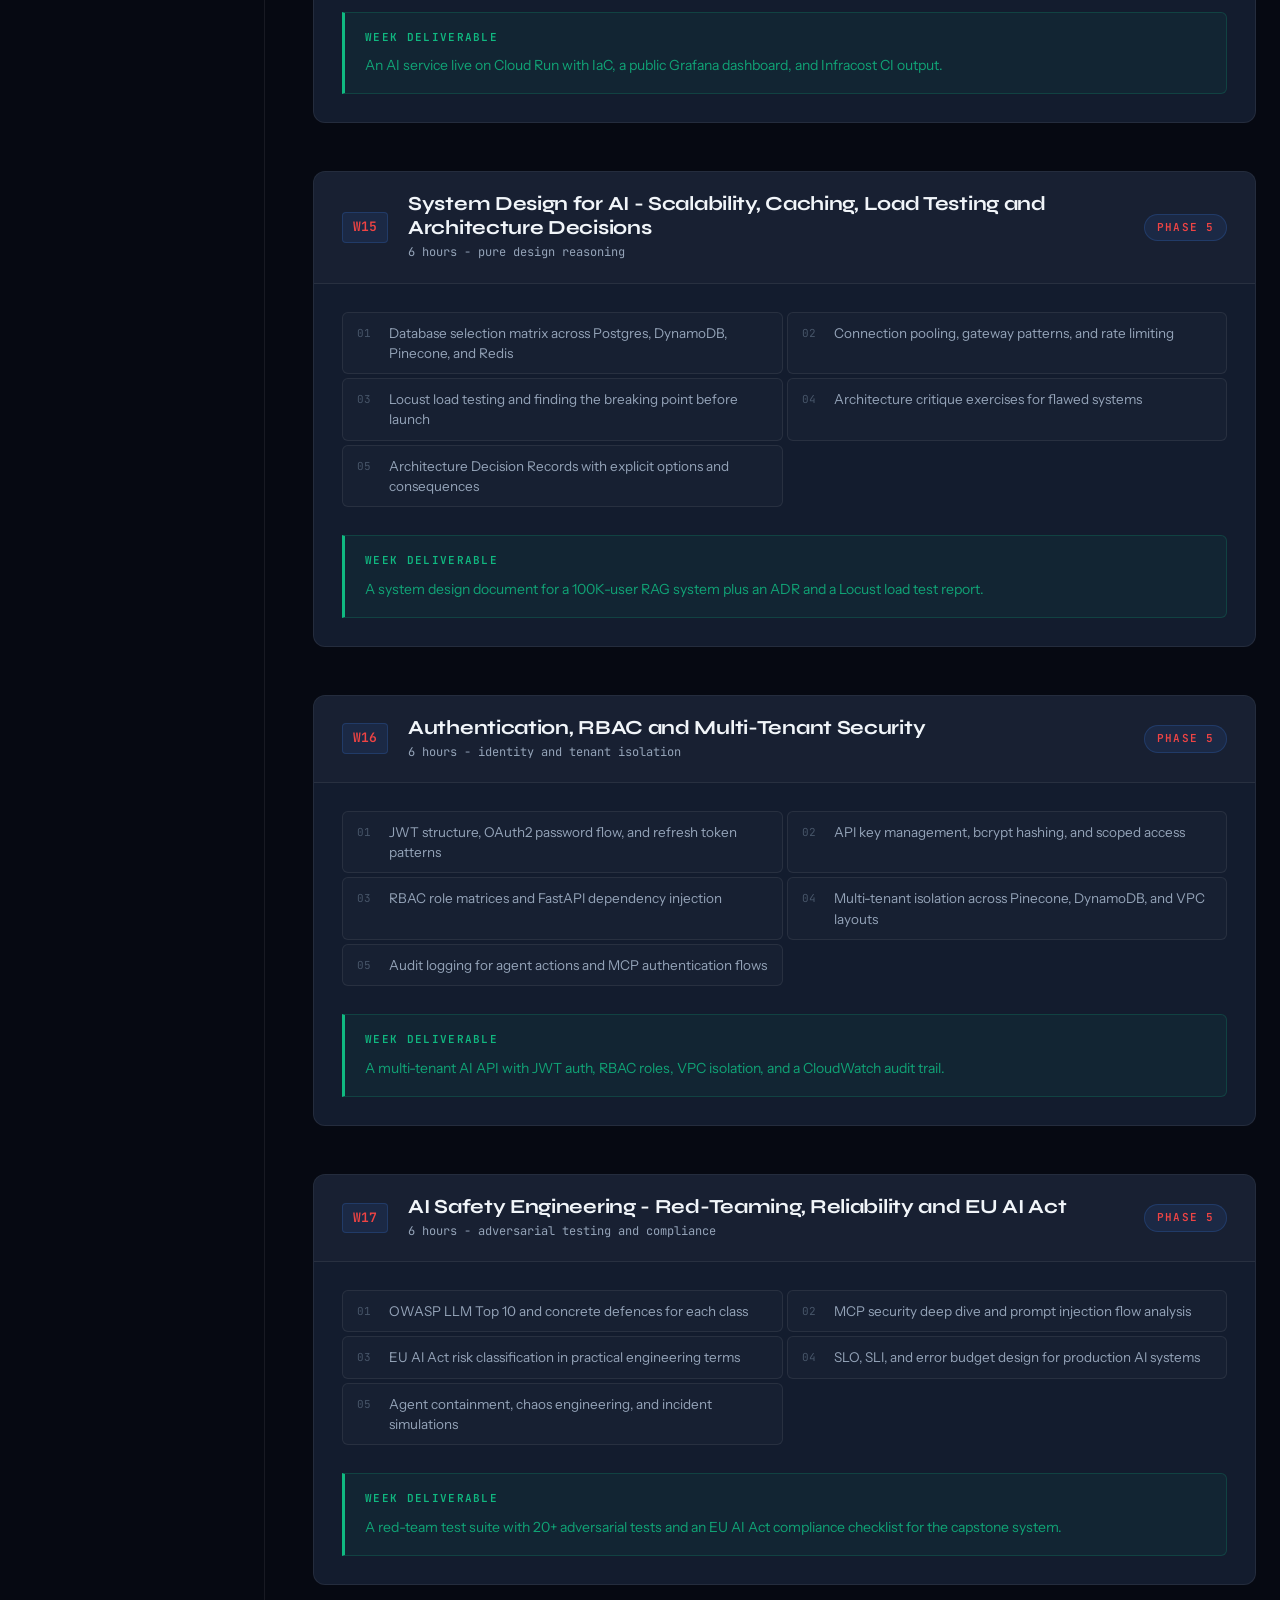
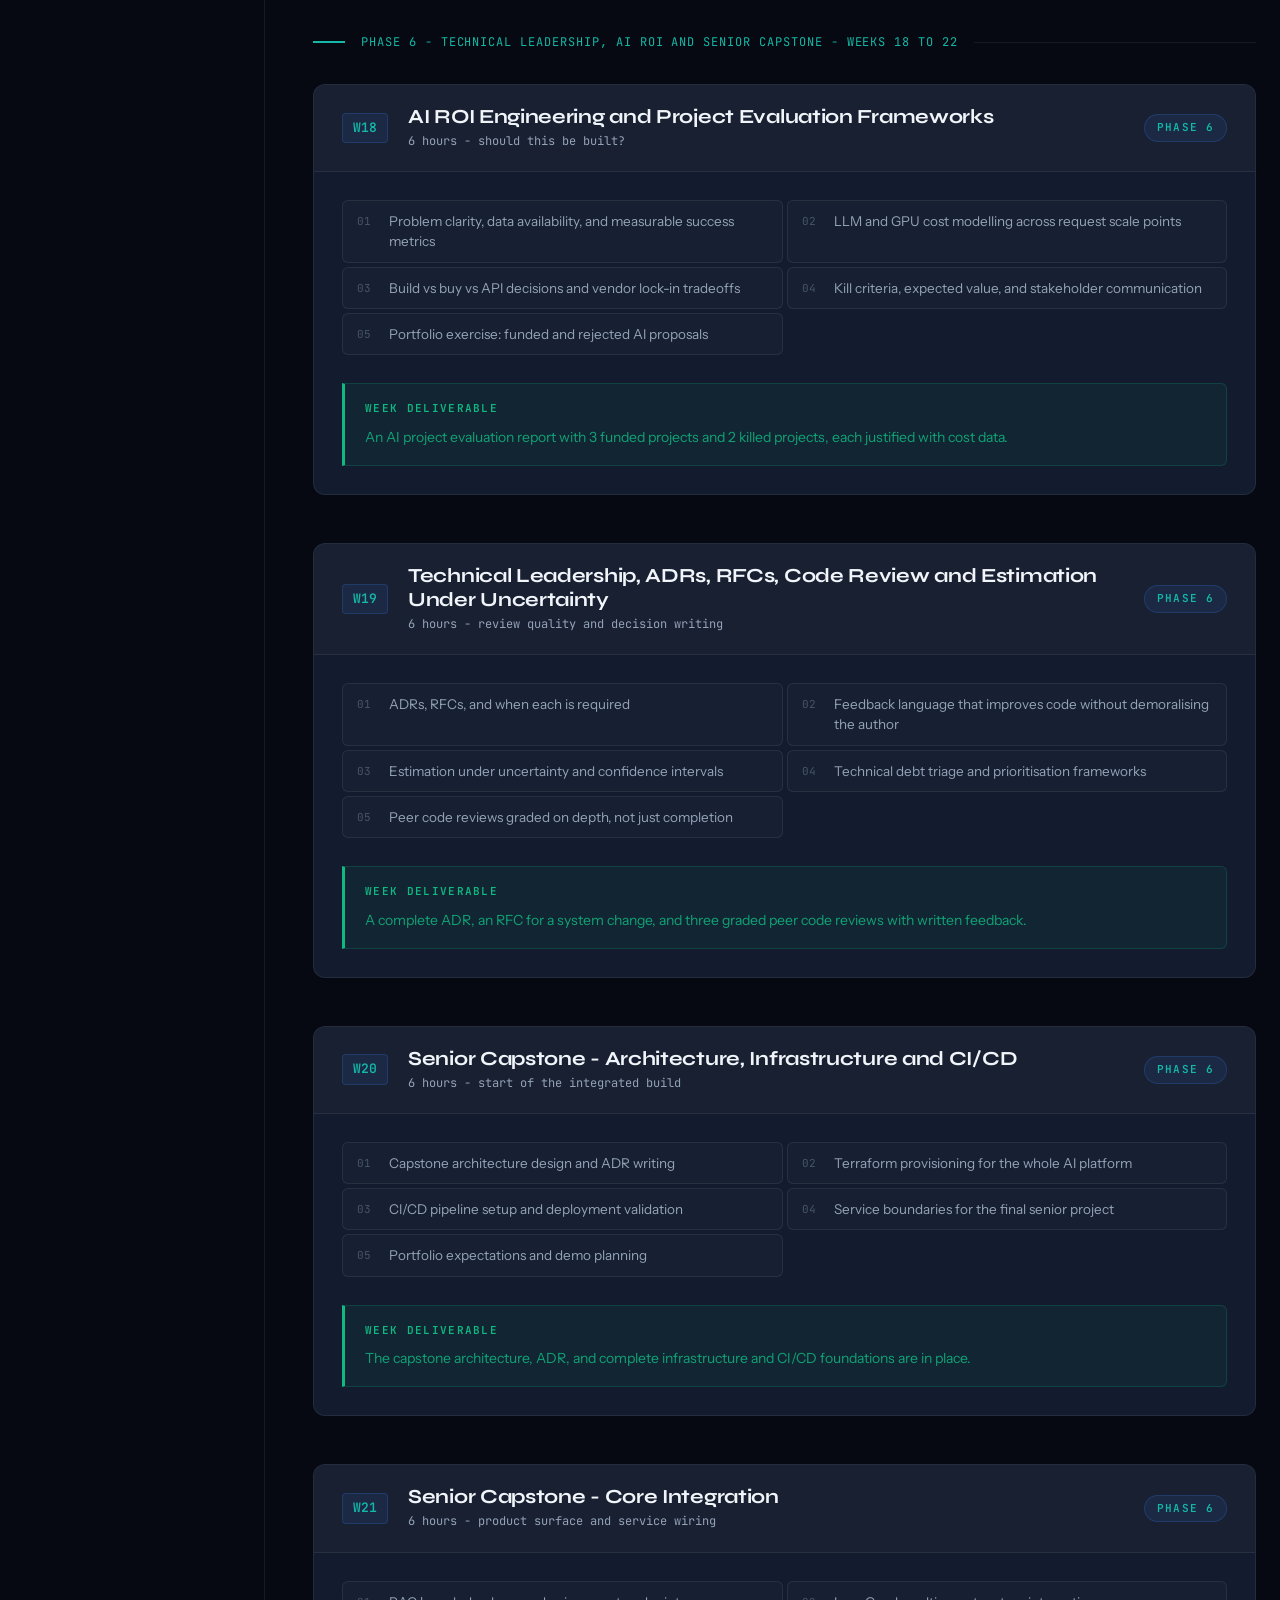
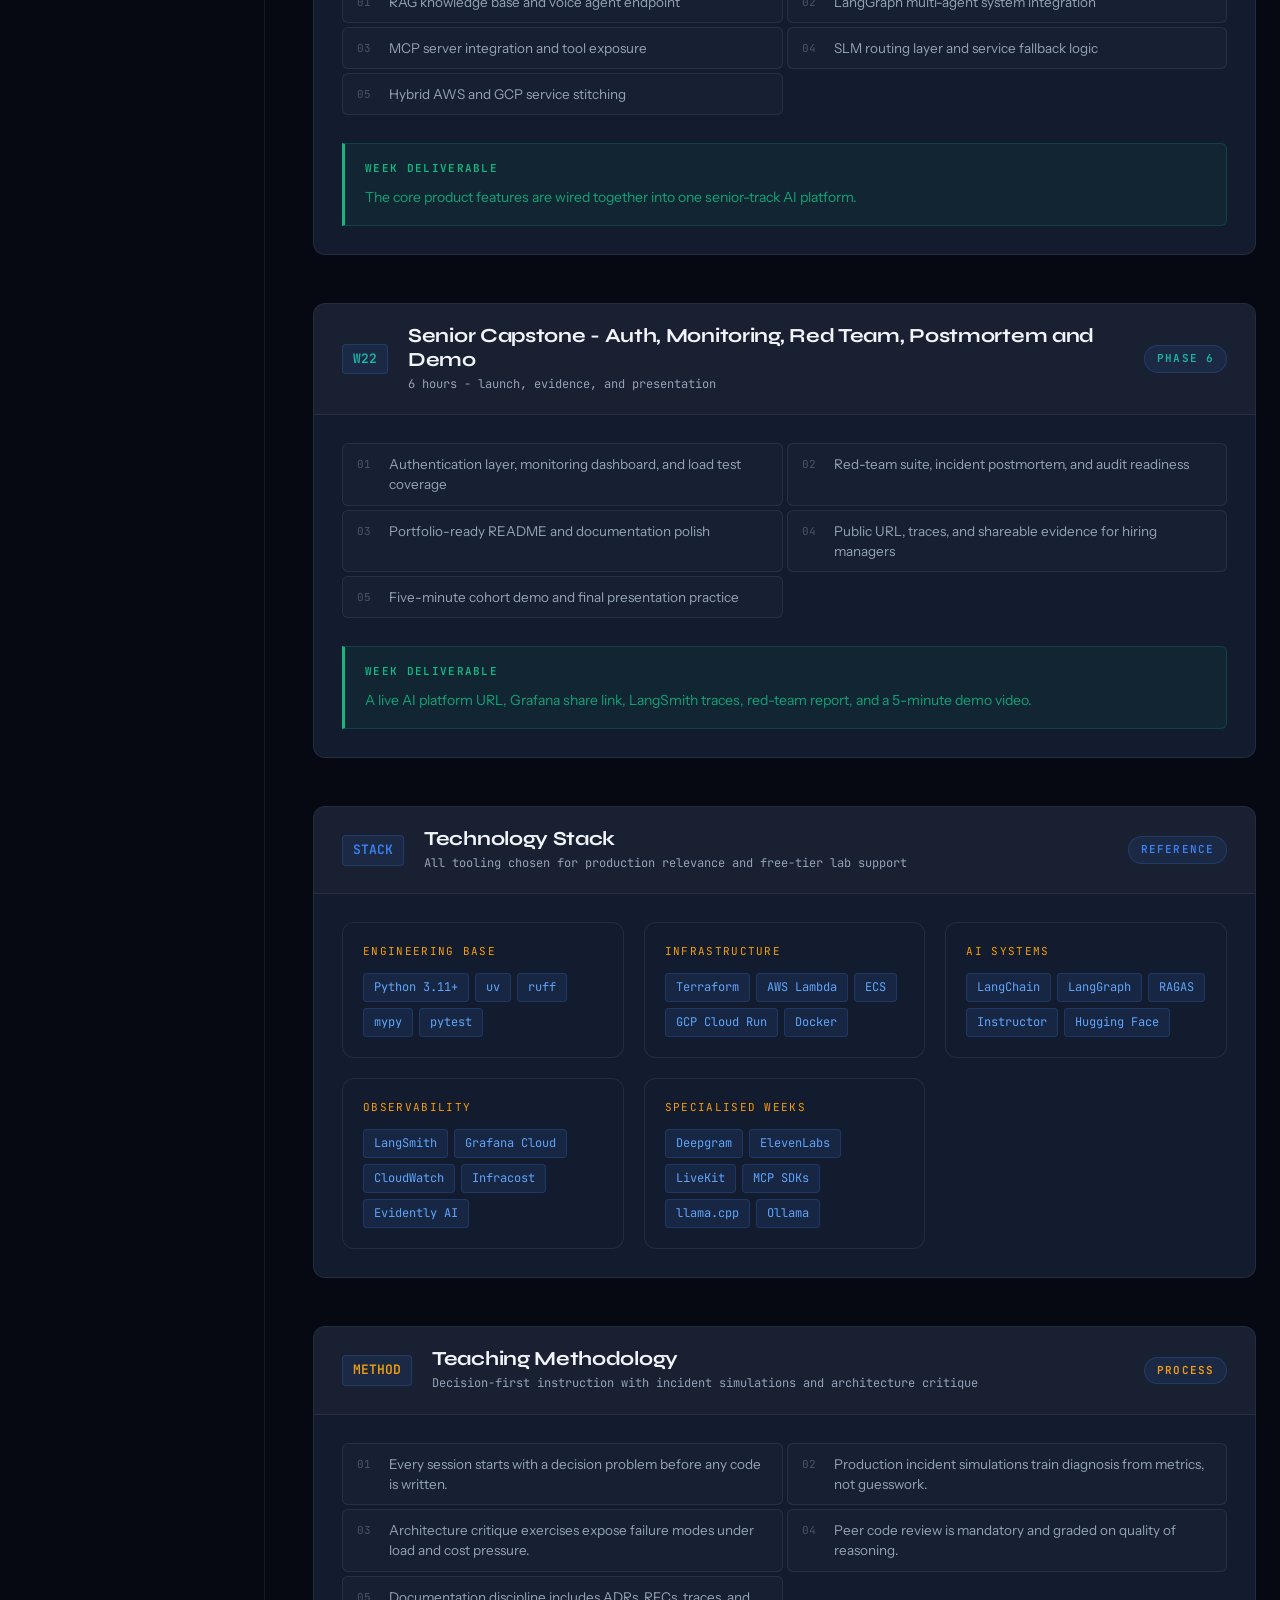
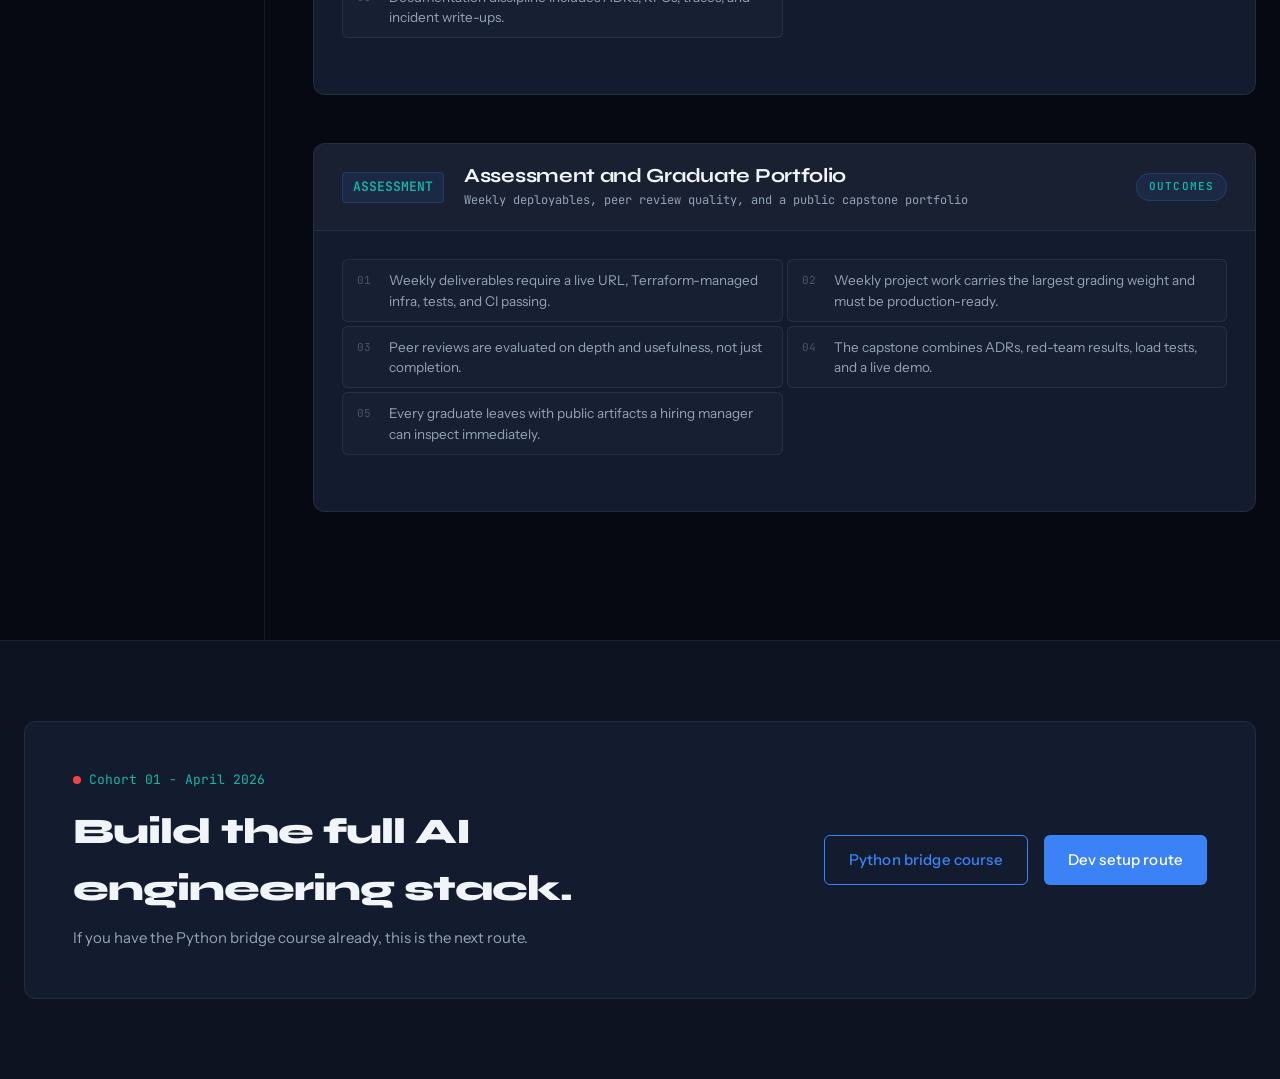
<file: ai-engineering/index.html>
<!DOCTYPE html>
<html lang="en">
<head>
  <meta charset="UTF-8" />
  <meta name="viewport" content="width=device-width, initial-scale=1.0" />
  <title>AI Engineering Curriculum - Python to Production AI</title>
  <meta name="description" content="Production AI Engineering with Python and Cloud - 22 weeks, 132 hours, 6 phases, and 18+ cloud deployments covering cloud-native engineering, LLMs, RAG, agents, voice AI, MCP, MLOps, security, and senior capstone work." />
  <link rel="preconnect" href="https://fonts.googleapis.com" />
  <link href="https://fonts.googleapis.com/css2?family=Syne:wght@400;500;600;700;800&family=JetBrains+Mono:wght@300;400;500;600&family=Instrument+Sans:ital,wght@0,300;0,400;0,500;0,600;1,400&display=swap" rel="stylesheet" />
  <link rel="stylesheet" href="../styles.css" />
  <link rel="stylesheet" href="../curriculum.css" />
</head>
<body>

  <nav class="nav" id="nav">
    <div class="nav-inner">
      <a href="../index.html" class="nav-logo">
        <span class="logo-bracket">&lt;</span>ai<span class="logo-bracket">&gt;</span>
        <span class="logo-text">AI Engineering</span>
      </a>
      <ul class="nav-links">
        <li><a href="../index.html#curriculum">Python Bridge</a></li>
        <li><a href="../curriculum.html">Python Deep Dive</a></li>
        <li><a href="#overview">Overview</a></li>
        <li><a href="#stack">Tech Stack</a></li>
        <li><a href="../dev-setup/" class="nav-cta">Dev Setup</a></li>
      </ul>
      <button class="hamburger" id="hamburger" aria-label="Toggle menu">
        <span></span><span></span><span></span>
      </button>
    </div>
  </nav>

  <div class="curr-hero">
    <div class="container">
      <div class="curr-hero-inner">
        <a href="../index.html" class="back-link">← Back to home</a>
        <h1>AI Engineering Curriculum</h1>
        <p>22 weeks - 132 hours - 6 phases - 18+ cloud deployments</p>
        <div class="curr-stats">
          <div class="cs"><span>22</span> Weeks</div>
          <div class="cs"><span>132</span> Hours</div>
          <div class="cs"><span>18+</span> Deployments</div>
          <div class="cs"><span>6</span> Phases</div>
          <div class="cs"><span>0</span> Cloud cost to student</div>
        </div>
      </div>
    </div>
  </div>

  <div class="curr-layout">
    <aside class="curr-toc">
      <div class="toc-inner">
        <div class="toc-section">
          <div class="toc-pillar" style="--tc:#3B82F6">Overview</div>
          <a href="#overview" class="toc-link">Program overview</a>
          <a href="#stack" class="toc-link">Technology stack</a>
          <a href="#method" class="toc-link">Teaching method</a>
          <a href="#assessment" class="toc-link">Assessment</a>
        </div>
        <div class="toc-section">
          <div class="toc-pillar" style="--tc:#3B82F6">Phase 1</div>
          <a href="#w01" class="toc-link">Week 1 - Terraform + AWS</a>
          <a href="#w02" class="toc-link">Week 2 - Validation + SQL</a>
          <a href="#w03" class="toc-link">Week 3 - Async + agents</a>
          <a href="#w04" class="toc-link">Week 4 - MLflow + ECS</a>
        </div>
        <div class="toc-section">
          <div class="toc-pillar" style="--tc:#10B981">Phase 2</div>
          <a href="#w05" class="toc-link">Week 5 - LoRA fine-tuning</a>
          <a href="#w06" class="toc-link">Week 6 - NLP + HF Spaces</a>
        </div>
        <div class="toc-section">
          <div class="toc-pillar" style="--tc:#F59E0B">Phase 3</div>
          <a href="#w07" class="toc-link">Week 7 - LLM engineering</a>
          <a href="#w08" class="toc-link">Week 8 - RAG + RAGAS</a>
          <a href="#w09" class="toc-link">Week 9 - LangGraph agents</a>
          <a href="#w10" class="toc-link">Week 10 - Multi-agent systems</a>
        </div>
        <div class="toc-section">
          <div class="toc-pillar" style="--tc:#8B5CF6">Phase 4</div>
          <a href="#w11" class="toc-link">Week 11 - Voice AI</a>
          <a href="#w12" class="toc-link">Week 12 - MCP servers</a>
          <a href="#w13" class="toc-link">Week 13 - SLM routing</a>
        </div>
        <div class="toc-section">
          <div class="toc-pillar" style="--tc:#EF4444">Phase 5</div>
          <a href="#w14" class="toc-link">Week 14 - GCP MLOps</a>
          <a href="#w15" class="toc-link">Week 15 - System design</a>
          <a href="#w16" class="toc-link">Week 16 - Auth + RBAC</a>
          <a href="#w17" class="toc-link">Week 17 - Safety + red team</a>
        </div>
        <div class="toc-section">
          <div class="toc-pillar" style="--tc:#14B8A6">Phase 6</div>
          <a href="#w18" class="toc-link">Week 18 - AI ROI</a>
          <a href="#w19" class="toc-link">Week 19 - Leadership</a>
          <a href="#w20" class="toc-link">Week 20 - Capstone plan</a>
          <a href="#w21" class="toc-link">Week 21 - Core build</a>
          <a href="#w22" class="toc-link">Week 22 - Launch + demo</a>
        </div>
      </div>
    </aside>

    <main class="curr-main">
      <div class="module" id="overview">
        <div class="module-head" style="--mc:#3B82F6">
          <div class="mh-left">
            <span class="mh-num">OVERVIEW</span>
            <div>
              <h2>Production AI Engineering with Python and Cloud</h2>
              <span class="mh-meta">22 weeks, every week ends in a deployed artifact</span>
            </div>
          </div>
          <span class="mh-badge" style="--mc:#3B82F6">Program map</span>
        </div>
        <div class="module-body">
          <div class="dunder-grid">
            <div class="dunder-group">
              <div class="dg-label">Outcome</div>
              <div class="dunder-pills">
                <span>Cloud-native AI systems</span>
                <span>LLM integration</span>
                <span>RAG and agents</span>
                <span>MLOps and security</span>
              </div>
            </div>
            <div class="dunder-group">
              <div class="dg-label">Format</div>
              <div class="dunder-pills">
                <span>Saturday live session</span>
                <span>Async lab hours</span>
                <span>Decision-first teaching</span>
                <span>Real deployments</span>
              </div>
            </div>
            <div class="dunder-group">
              <div class="dg-label">Deployment targets</div>
              <div class="dunder-pills">
                <span>AWS Lambda</span>
                <span>ECS Fargate</span>
                <span>HF Hub</span>
                <span>Railway</span>
                <span>Cloud Run</span>
                <span>Grafana Cloud</span>
              </div>
            </div>
            <div class="dunder-group">
              <div class="dg-label">Career signal</div>
              <div class="dunder-pills">
                <span>Senior-track portfolio</span>
                <span>LLM traces</span>
                <span>ADR discipline</span>
                <span>Red-team evidence</span>
              </div>
            </div>
          </div>
        </div>
      </div>

      <div class="pillar-divider" style="--pc:#3B82F6">
        <span>Phase 1 - Cloud-Native Engineering Foundations - Weeks 1 to 4</span>
      </div>

      <div class="module" id="w01">
        <div class="module-head" style="--mc:#3B82F6"><div class="mh-left"><span class="mh-num">W01</span><div><h2>Dev Environment, Terraform Foundations and First AWS Deploy</h2><span class="mh-meta">6 hours - AWS bootstrap plus CI baseline</span></div></div><span class="mh-badge" style="--mc:#3B82F6">Phase 1</span></div>
        <div class="module-body">
          <div class="topic-list">
            <div class="topic-item"><span class="ti-n">01</span><span><code>uv</code> as the default package manager, replacing pip + venv + pip-tools</span></div>
            <div class="topic-item"><span class="ti-n">02</span><span><code>pyproject.toml</code> as the single source of truth for project tools</span></div>
            <div class="topic-item"><span class="ti-n">03</span><span><code>pre-commit</code> hooks for Ruff, secrets detection, and file-size safety</span></div>
            <div class="topic-item"><span class="ti-n">04</span><span>Terraform core concepts, remote state, S3 bucket, and DynamoDB lock table</span></div>
            <div class="topic-item"><span class="ti-n">05</span><span>AWS infra bootstrap: Lambda, S3, SQS, SNS, IAM, and GitHub Actions CI</span></div>
          </div>
          <div class="project-box"><div class="pb-title">Week deliverable</div><div class="pb-body">Live Lambda endpoint, Terraform state in S3, green CI badge, and billing alarm active.</div></div>
        </div>
      </div>

      <div class="module" id="w02">
        <div class="module-head" style="--mc:#3B82F6"><div class="mh-left"><span class="mh-num">W02</span><div><h2>Data Validation, Bayesian Decision Engines and SQL on Cloud</h2><span class="mh-meta">6 hours - secure data handling and automated decisions</span></div></div><span class="mh-badge" style="--mc:#3B82F6">Phase 1</span></div>
        <div class="module-body">
          <div class="topic-list">
            <div class="topic-item"><span class="ti-n">01</span><span>Pydantic v2 models, field validators, model validators, and frozen models</span></div>
            <div class="topic-item"><span class="ti-n">02</span><span>Bayesian decision logic for risk scoring and probabilistic reasoning</span></div>
            <div class="topic-item"><span class="ti-n">03</span><span>Hard rules vs soft scoring for compliance and threshold-based decisions</span></div>
            <div class="topic-item"><span class="ti-n">04</span><span>DynamoDB design, TTL expiry, and auditability for stored decisions</span></div>
            <div class="topic-item"><span class="ti-n">05</span><span>Athena SQL queries on production decision data in real time</span></div>
          </div>
          <div class="project-box"><div class="pb-title">Week deliverable</div><div class="pb-body">Risk scoring engine writes auditable decisions to DynamoDB with TTL and exposes queryable history via Athena.</div></div>
        </div>
      </div>

      <div class="module" id="w03">
        <div class="module-head" style="--mc:#3B82F6"><div class="mh-left"><span class="mh-num">W03</span><div><h2>Async Python, Intelligent Agents and Feature Engineering</h2><span class="mh-meta">6 hours - concurrency and data leakage control</span></div></div><span class="mh-badge" style="--mc:#3B82F6">Phase 1</span></div>
        <div class="module-body">
          <div class="topic-list">
            <div class="topic-item"><span class="ti-n">01</span><span><code>asyncio</code> patterns: Task, Semaphore, Queue, and error-aware gathering</span></div>
            <div class="topic-item"><span class="ti-n">02</span><span>Async FastAPI with lifespan hooks, SSE, and background work</span></div>
            <div class="topic-item"><span class="ti-n">03</span><span>Async clients such as <code>asyncpg</code> and <code>aioboto3</code></span></div>
            <div class="topic-item"><span class="ti-n">04</span><span>A* search plus an agent loop: perceive, reason, act, observe</span></div>
            <div class="topic-item"><span class="ti-n">05</span><span>Feature engineering discipline, leakage avoidance, Glue ETL, and pooling</span></div>
          </div>
          <div class="project-box"><div class="pb-title">Week deliverable</div><div class="pb-body">An async A* route-planning agent deployed to AWS Lambda with integration tests running in CI.</div></div>
        </div>
      </div>

      <div class="module" id="w04">
        <div class="module-head" style="--mc:#3B82F6"><div class="mh-left"><span class="mh-num">W04</span><div><h2>ML Engineering, Remote MLflow Tracking, Docker and ECS Deploy</h2><span class="mh-meta">6 hours - model training to production serving</span></div></div><span class="mh-badge" style="--mc:#3B82F6">Phase 1</span></div>
        <div class="module-body">
          <div class="topic-list">
            <div class="topic-item"><span class="ti-n">01</span><span>ML pipeline structure: feature engineering, training, evaluation, packaging, serving</span></div>
            <div class="topic-item"><span class="ti-n">02</span><span>MLflow on Dagshub for remote experiment tracking and run comparison</span></div>
            <div class="topic-item"><span class="ti-n">03</span><span>Champion/challenger pattern and evaluation beyond AUC</span></div>
            <div class="topic-item"><span class="ti-n">04</span><span>Multi-stage Dockerfiles and ECR image publishing</span></div>
            <div class="topic-item"><span class="ti-n">05</span><span>ECS Fargate deployment with automated CI/CD checks</span></div>
          </div>
          <div class="project-box"><div class="pb-title">Week deliverable</div><div class="pb-body">A churn prediction API live on ECS Fargate plus a shareable Dagshub MLflow dashboard.</div></div>
        </div>
      </div>

      <div class="pillar-divider" style="--pc:#10B981">
        <span>Phase 2 - Deep Learning, Fine-Tuning and NLP Engineering - Weeks 5 to 6</span>
      </div>

      <div class="module" id="w05">
        <div class="module-head" style="--mc:#10B981"><div class="mh-left"><span class="mh-num">W05</span><div><h2>GPU Fine-Tuning Lab - LoRA on Real Hardware and Hugging Face Hub</h2><span class="mh-meta">6 hours - Kaggle P100 and adapter publishing</span></div></div><span class="mh-badge" style="--mc:#10B981">Phase 2</span></div>
        <div class="module-body">
          <div class="topic-list">
            <div class="topic-item"><span class="ti-n">01</span><span>GPU memory arithmetic and why quantization exists</span></div>
            <div class="topic-item"><span class="ti-n">02</span><span>Kaggle GPU setup, CUDA verification, and libraries for LoRA work</span></div>
            <div class="topic-item"><span class="ti-n">03</span><span>PEFT LoRA theory, rank, and adapter training targets</span></div>
            <div class="topic-item"><span class="ti-n">04</span><span>4-bit quantization, training arguments, and mixed precision</span></div>
            <div class="topic-item"><span class="ti-n">05</span><span>W&B tracking and Hugging Face Hub adapter publishing</span></div>
          </div>
          <div class="project-box"><div class="pb-title">Week deliverable</div><div class="pb-body">Fine-tuned model adapter published to Hugging Face Hub with a public URL and W&B dashboard evidence.</div></div>
        </div>
      </div>

      <div class="module" id="w06">
        <div class="module-head" style="--mc:#10B981"><div class="mh-left"><span class="mh-num">W06</span><div><h2>NLP Engineering - Embeddings, Hybrid Search, Bias Auditing and HF Spaces</h2><span class="mh-meta">6 hours - search, evaluation, and public demos</span></div></div><span class="mh-badge" style="--mc:#10B981">Phase 2</span></div>
        <div class="module-body">
          <div class="topic-list">
            <div class="topic-item"><span class="ti-n">01</span><span>Sentence embeddings, normalization, and cosine similarity</span></div>
            <div class="topic-item"><span class="ti-n">02</span><span>Hybrid retrieval with dense vectors, BM25, and cross-encoders</span></div>
            <div class="topic-item"><span class="ti-n">03</span><span>Evaluation frameworks with ROUGE, BERTScore, and retrieval checks</span></div>
            <div class="topic-item"><span class="ti-n">04</span><span>Bias auditing across demographic slices with measurable reporting</span></div>
            <div class="topic-item"><span class="ti-n">05</span><span>Gradio apps on Hugging Face Spaces with a permanent public URL</span></div>
          </div>
          <div class="project-box"><div class="pb-title">Week deliverable</div><div class="pb-body">A live Gradio NLP demo on Hugging Face Spaces plus a formal bias audit report.</div></div>
        </div>
      </div>

      <div class="pillar-divider" style="--pc:#F59E0B">
        <span>Phase 3 - LLMs, Context Engineering, Production RAG and Agentic AI - Weeks 7 to 10</span>
      </div>

      <div class="module" id="w07">
        <div class="module-head" style="--mc:#F59E0B"><div class="mh-left"><span class="mh-num">W07</span><div><h2>LLM Engineering - Streaming, Structured Outputs, Cost Tracking and LangSmith</h2><span class="mh-meta">6 hours - production LLM integration</span></div></div><span class="mh-badge" style="--mc:#F59E0B">Phase 3</span></div>
        <div class="module-body">
          <div class="topic-list">
            <div class="topic-item"><span class="ti-n">01</span><span>Token prediction, temperature, stop sequences, and context windows</span></div>
            <div class="topic-item"><span class="ti-n">02</span><span>Pydantic and Instructor for schema-validated structured outputs</span></div>
            <div class="topic-item"><span class="ti-n">03</span><span>FastAPI streaming, SSE, and live token delivery</span></div>
            <div class="topic-item"><span class="ti-n">04</span><span>Token budgeting, request-level cost logging, and prompt injection defenses</span></div>
            <div class="topic-item"><span class="ti-n">05</span><span>LangSmith tracing, semantic caching, and secure secret handling</span></div>
          </div>
          <div class="project-box"><div class="pb-title">Week deliverable</div><div class="pb-body">A streaming LLM API with Redis semantic cache, LangSmith dashboard, and verified cost savings.</div></div>
        </div>
      </div>

      <div class="module" id="w08">
        <div class="module-head" style="--mc:#F59E0B"><div class="mh-left"><span class="mh-num">W08</span><div><h2>Context Engineering and Production RAG with RAGAS Evaluation</h2><span class="mh-meta">6 hours - search quality and retrieval traces</span></div></div><span class="mh-badge" style="--mc:#F59E0B">Phase 3</span></div>
        <div class="module-body">
          <div class="topic-list">
            <div class="topic-item"><span class="ti-n">01</span><span>Hybrid retrieval: dense vectors, BM25 sparse search, and reciprocal rank fusion</span></div>
            <div class="topic-item"><span class="ti-n">02</span><span>Cross-encoder reranking for top-k refinement</span></div>
            <div class="topic-item"><span class="ti-n">03</span><span>RAGAS metrics: faithfulness, answer relevancy, precision, and recall</span></div>
            <div class="topic-item"><span class="ti-n">04</span><span>Multi-modal RAG introduction and document grounding strategy</span></div>
            <div class="topic-item"><span class="ti-n">05</span><span>Railway deployment with automated git push flows</span></div>
          </div>
          <div class="project-box"><div class="pb-title">Week deliverable</div><div class="pb-body">A live RAG API on Railway plus a RAGAS report and LangSmith retrieval trace dashboard.</div></div>
        </div>
      </div>

      <div class="module" id="w09">
        <div class="module-head" style="--mc:#F59E0B"><div class="mh-left"><span class="mh-num">W09</span><div><h2>Agentic AI - LangGraph, Six Design Patterns and Agent Evaluation</h2><span class="mh-meta">6 hours - typed graph agents and safety checks</span></div></div><span class="mh-badge" style="--mc:#F59E0B">Phase 3</span></div>
        <div class="module-body">
          <div class="topic-list">
            <div class="topic-item"><span class="ti-n">01</span><span>ReAct, Reflection, Plan and Execute, Tool Use, Multi-Agent, Self-Refinement</span></div>
            <div class="topic-item"><span class="ti-n">02</span><span>LangGraph StateGraph design with typed state and conditional edges</span></div>
            <div class="topic-item"><span class="ti-n">03</span><span>Human-in-the-loop checkpoints and resume flows</span></div>
            <div class="topic-item"><span class="ti-n">04</span><span>Tool schema definition, memory architecture, and evaluation metrics</span></div>
            <div class="topic-item"><span class="ti-n">05</span><span>Instructor validation and A2A protocol awareness</span></div>
          </div>
          <div class="project-box"><div class="pb-title">Week deliverable</div><div class="pb-body">A LangGraph research agent that implements all six design patterns and produces a full trace.</div></div>
        </div>
      </div>

      <div class="module" id="w10">
        <div class="module-head" style="--mc:#F59E0B"><div class="mh-left"><span class="mh-num">W10</span><div><h2>Multi-Agent Systems - SQS Orchestration, Temporal and Human-in-the-Loop</h2><span class="mh-meta">6 hours - durable execution and nested observability</span></div></div><span class="mh-badge" style="--mc:#F59E0B">Phase 3</span></div>
        <div class="module-body">
          <div class="topic-list">
            <div class="topic-item"><span class="ti-n">01</span><span>Temporal workflows, retries, and durable Python orchestration</span></div>
            <div class="topic-item"><span class="ti-n">02</span><span>HITL escalation thresholds and guardian agent design</span></div>
            <div class="topic-item"><span class="ti-n">03</span><span>Inter-agent communication with SQS and shared Supabase state</span></div>
            <div class="topic-item"><span class="ti-n">04</span><span>Per-agent cost budgets and hard cut-offs</span></div>
            <div class="topic-item"><span class="ti-n">05</span><span>LangSmith parent-child traces for nested agent hierarchies</span></div>
          </div>
          <div class="project-box"><div class="pb-title">Week deliverable</div><div class="pb-body">A three-agent customer support system with SQS queuing, HITL escalation, Temporal, and full traces.</div></div>
        </div>
      </div>

      <div class="pillar-divider" style="--pc:#8B5CF6">
        <span>Phase 4 - Voice AI, MCP Servers and SLM Engineering - Weeks 11 to 13</span>
      </div>

      <div class="module" id="w11">
        <div class="module-head" style="--mc:#8B5CF6"><div class="mh-left"><span class="mh-num">W11</span><div><h2>Voice AI Engineering - Complete Production Stack</h2><span class="mh-meta">6 hours - real-time audio systems</span></div></div><span class="mh-badge" style="--mc:#8B5CF6">Phase 4</span></div>
        <div class="module-body">
          <div class="topic-list">
            <div class="topic-item"><span class="ti-n">01</span><span>End-to-end Voice AI stack from STT to LLM to TTS</span></div>
            <div class="topic-item"><span class="ti-n">02</span><span>WebRTC, WebSocket, LiveKit, and Pipecat orchestration</span></div>
            <div class="topic-item"><span class="ti-n">03</span><span>Voice activity detection and barge-in handling</span></div>
            <div class="topic-item"><span class="ti-n">04</span><span>Latency budget engineering for sub-350ms response time</span></div>
            <div class="topic-item"><span class="ti-n">05</span><span>Telephony bridge patterns for real customer support calls</span></div>
          </div>
          <div class="project-box"><div class="pb-title">Week deliverable</div><div class="pb-body">A live voice agent that handles a customer support call with verified sub-350ms response latency.</div></div>
        </div>
      </div>

      <div class="module" id="w12">
        <div class="module-head" style="--mc:#8B5CF6"><div class="mh-left"><span class="mh-num">W12</span><div><h2>MCP Server Development and A2A Protocol Implementation</h2><span class="mh-meta">6 hours - production tools and interoperability</span></div></div><span class="mh-badge" style="--mc:#8B5CF6">Phase 4</span></div>
        <div class="module-body">
          <div class="topic-list">
            <div class="topic-item"><span class="ti-n">01</span><span>MCP architecture over JSON-RPC 2.0 with Streamable HTTP transport</span></div>
            <div class="topic-item"><span class="ti-n">02</span><span>Python SDK and TypeScript SDK tool creation patterns</span></div>
            <div class="topic-item"><span class="ti-n">03</span><span>MCP security risks, tool poisoning, and MCP-scan validation</span></div>
            <div class="topic-item"><span class="ti-n">04</span><span>MCP gateway architecture for auth, routing, and rate limiting</span></div>
            <div class="topic-item"><span class="ti-n">05</span><span>A2A AgentCard capabilities and cross-client testing</span></div>
          </div>
          <div class="project-box"><div class="pb-title">Week deliverable</div><div class="pb-body">A production MCP server verified against Claude Desktop, ChatGPT Desktop, and Cursor IDE.</div></div>
        </div>
      </div>

      <div class="module" id="w13">
        <div class="module-head" style="--mc:#8B5CF6"><div class="mh-left"><span class="mh-num">W13</span><div><h2>SLM Engineering - On-Device AI and Intelligent Model Routing</h2><span class="mh-meta">6 hours - local inference and cloud fallback</span></div></div><span class="mh-badge" style="--mc:#8B5CF6">Phase 4</span></div>
        <div class="module-body">
          <div class="topic-list">
            <div class="topic-item"><span class="ti-n">01</span><span>SLM vs LLM decision matrix for cost, privacy, latency, and capability</span></div>
            <div class="topic-item"><span class="ti-n">02</span><span>Quantization formats such as GGUF, GPTQ, and AWQ</span></div>
            <div class="topic-item"><span class="ti-n">03</span><span><code>llama.cpp</code>, Ollama, and speculative decoding</span></div>
            <div class="topic-item"><span class="ti-n">04</span><span>Hybrid routing between local Phi-3 and cloud Llama-3-70B</span></div>
            <div class="topic-item"><span class="ti-n">05</span><span>ExecuTorch for edge deployment and cost comparison dashboards</span></div>
          </div>
          <div class="project-box"><div class="pb-title">Week deliverable</div><div class="pb-body">A hybrid routing system with local SLM inference, cloud fallback, and a live cost comparison dashboard.</div></div>
        </div>
      </div>

      <div class="pillar-divider" style="--pc:#EF4444">
        <span>Phase 5 - MLOps, System Design, Auth and Reliability - Weeks 14 to 17</span>
      </div>

      <div class="module" id="w14">
        <div class="module-head" style="--mc:#EF4444"><div class="mh-left"><span class="mh-num">W14</span><div><h2>Full MLOps - GCP Cloud Run, Terraform, Grafana, Canary Deploys and Drift Detection</h2><span class="mh-meta">6 hours - production monitoring and release safety</span></div></div><span class="mh-badge" style="--mc:#EF4444">Phase 5</span></div>
        <div class="module-body">
          <div class="topic-list">
            <div class="topic-item"><span class="ti-n">01</span><span>Terraform on GCP and reusable Cloud Run modules</span></div>
            <div class="topic-item"><span class="ti-n">02</span><span>GCS-backed Terraform state and secure service account access</span></div>
            <div class="topic-item"><span class="ti-n">03</span><span>GitHub Actions CD, multi-stage Docker, and smoke testing</span></div>
            <div class="topic-item"><span class="ti-n">04</span><span>Canary deployment traffic splits and automated evaluation</span></div>
            <div class="topic-item"><span class="ti-n">05</span><span>Grafana Cloud, Infracost, and Evidently AI drift checks</span></div>
          </div>
          <div class="project-box"><div class="pb-title">Week deliverable</div><div class="pb-body">An AI service live on Cloud Run with IaC, a public Grafana dashboard, and Infracost CI output.</div></div>
        </div>
      </div>

      <div class="module" id="w15">
        <div class="module-head" style="--mc:#EF4444"><div class="mh-left"><span class="mh-num">W15</span><div><h2>System Design for AI - Scalability, Caching, Load Testing and Architecture Decisions</h2><span class="mh-meta">6 hours - pure design reasoning</span></div></div><span class="mh-badge" style="--mc:#EF4444">Phase 5</span></div>
        <div class="module-body">
          <div class="topic-list">
            <div class="topic-item"><span class="ti-n">01</span><span>Database selection matrix across Postgres, DynamoDB, Pinecone, and Redis</span></div>
            <div class="topic-item"><span class="ti-n">02</span><span>Connection pooling, gateway patterns, and rate limiting</span></div>
            <div class="topic-item"><span class="ti-n">03</span><span>Locust load testing and finding the breaking point before launch</span></div>
            <div class="topic-item"><span class="ti-n">04</span><span>Architecture critique exercises for flawed systems</span></div>
            <div class="topic-item"><span class="ti-n">05</span><span>Architecture Decision Records with explicit options and consequences</span></div>
          </div>
          <div class="project-box"><div class="pb-title">Week deliverable</div><div class="pb-body">A system design document for a 100K-user RAG system plus an ADR and a Locust load test report.</div></div>
        </div>
      </div>

      <div class="module" id="w16">
        <div class="module-head" style="--mc:#EF4444"><div class="mh-left"><span class="mh-num">W16</span><div><h2>Authentication, RBAC and Multi-Tenant Security</h2><span class="mh-meta">6 hours - identity and tenant isolation</span></div></div><span class="mh-badge" style="--mc:#EF4444">Phase 5</span></div>
        <div class="module-body">
          <div class="topic-list">
            <div class="topic-item"><span class="ti-n">01</span><span>JWT structure, OAuth2 password flow, and refresh token patterns</span></div>
            <div class="topic-item"><span class="ti-n">02</span><span>API key management, bcrypt hashing, and scoped access</span></div>
            <div class="topic-item"><span class="ti-n">03</span><span>RBAC role matrices and FastAPI dependency injection</span></div>
            <div class="topic-item"><span class="ti-n">04</span><span>Multi-tenant isolation across Pinecone, DynamoDB, and VPC layouts</span></div>
            <div class="topic-item"><span class="ti-n">05</span><span>Audit logging for agent actions and MCP authentication flows</span></div>
          </div>
          <div class="project-box"><div class="pb-title">Week deliverable</div><div class="pb-body">A multi-tenant AI API with JWT auth, RBAC roles, VPC isolation, and a CloudWatch audit trail.</div></div>
        </div>
      </div>

      <div class="module" id="w17">
        <div class="module-head" style="--mc:#EF4444"><div class="mh-left"><span class="mh-num">W17</span><div><h2>AI Safety Engineering - Red-Teaming, Reliability and EU AI Act</h2><span class="mh-meta">6 hours - adversarial testing and compliance</span></div></div><span class="mh-badge" style="--mc:#EF4444">Phase 5</span></div>
        <div class="module-body">
          <div class="topic-list">
            <div class="topic-item"><span class="ti-n">01</span><span>OWASP LLM Top 10 and concrete defences for each class</span></div>
            <div class="topic-item"><span class="ti-n">02</span><span>MCP security deep dive and prompt injection flow analysis</span></div>
            <div class="topic-item"><span class="ti-n">03</span><span>EU AI Act risk classification in practical engineering terms</span></div>
            <div class="topic-item"><span class="ti-n">04</span><span>SLO, SLI, and error budget design for production AI systems</span></div>
            <div class="topic-item"><span class="ti-n">05</span><span>Agent containment, chaos engineering, and incident simulations</span></div>
          </div>
          <div class="project-box"><div class="pb-title">Week deliverable</div><div class="pb-body">A red-team test suite with 20+ adversarial tests and an EU AI Act compliance checklist for the capstone system.</div></div>
        </div>
      </div>

      <div class="pillar-divider" style="--pc:#14B8A6">
        <span>Phase 6 - Technical Leadership, AI ROI and Senior Capstone - Weeks 18 to 22</span>
      </div>

      <div class="module" id="w18">
        <div class="module-head" style="--mc:#14B8A6"><div class="mh-left"><span class="mh-num">W18</span><div><h2>AI ROI Engineering and Project Evaluation Frameworks</h2><span class="mh-meta">6 hours - should this be built?</span></div></div><span class="mh-badge" style="--mc:#14B8A6">Phase 6</span></div>
        <div class="module-body">
          <div class="topic-list">
            <div class="topic-item"><span class="ti-n">01</span><span>Problem clarity, data availability, and measurable success metrics</span></div>
            <div class="topic-item"><span class="ti-n">02</span><span>LLM and GPU cost modelling across request scale points</span></div>
            <div class="topic-item"><span class="ti-n">03</span><span>Build vs buy vs API decisions and vendor lock-in tradeoffs</span></div>
            <div class="topic-item"><span class="ti-n">04</span><span>Kill criteria, expected value, and stakeholder communication</span></div>
            <div class="topic-item"><span class="ti-n">05</span><span>Portfolio exercise: funded and rejected AI proposals</span></div>
          </div>
          <div class="project-box"><div class="pb-title">Week deliverable</div><div class="pb-body">An AI project evaluation report with 3 funded projects and 2 killed projects, each justified with cost data.</div></div>
        </div>
      </div>

      <div class="module" id="w19">
        <div class="module-head" style="--mc:#14B8A6"><div class="mh-left"><span class="mh-num">W19</span><div><h2>Technical Leadership, ADRs, RFCs, Code Review and Estimation Under Uncertainty</h2><span class="mh-meta">6 hours - review quality and decision writing</span></div></div><span class="mh-badge" style="--mc:#14B8A6">Phase 6</span></div>
        <div class="module-body">
          <div class="topic-list">
            <div class="topic-item"><span class="ti-n">01</span><span>ADRs, RFCs, and when each is required</span></div>
            <div class="topic-item"><span class="ti-n">02</span><span>Feedback language that improves code without demoralising the author</span></div>
            <div class="topic-item"><span class="ti-n">03</span><span>Estimation under uncertainty and confidence intervals</span></div>
            <div class="topic-item"><span class="ti-n">04</span><span>Technical debt triage and prioritisation frameworks</span></div>
            <div class="topic-item"><span class="ti-n">05</span><span>Peer code reviews graded on depth, not just completion</span></div>
          </div>
          <div class="project-box"><div class="pb-title">Week deliverable</div><div class="pb-body">A complete ADR, an RFC for a system change, and three graded peer code reviews with written feedback.</div></div>
        </div>
      </div>

      <div class="module" id="w20">
        <div class="module-head" style="--mc:#14B8A6"><div class="mh-left"><span class="mh-num">W20</span><div><h2>Senior Capstone - Architecture, Infrastructure and CI/CD</h2><span class="mh-meta">6 hours - start of the integrated build</span></div></div><span class="mh-badge" style="--mc:#14B8A6">Phase 6</span></div>
        <div class="module-body">
          <div class="topic-list">
            <div class="topic-item"><span class="ti-n">01</span><span>Capstone architecture design and ADR writing</span></div>
            <div class="topic-item"><span class="ti-n">02</span><span>Terraform provisioning for the whole AI platform</span></div>
            <div class="topic-item"><span class="ti-n">03</span><span>CI/CD pipeline setup and deployment validation</span></div>
            <div class="topic-item"><span class="ti-n">04</span><span>Service boundaries for the final senior project</span></div>
            <div class="topic-item"><span class="ti-n">05</span><span>Portfolio expectations and demo planning</span></div>
          </div>
          <div class="project-box"><div class="pb-title">Week deliverable</div><div class="pb-body">The capstone architecture, ADR, and complete infrastructure and CI/CD foundations are in place.</div></div>
        </div>
      </div>

      <div class="module" id="w21">
        <div class="module-head" style="--mc:#14B8A6"><div class="mh-left"><span class="mh-num">W21</span><div><h2>Senior Capstone - Core Integration</h2><span class="mh-meta">6 hours - product surface and service wiring</span></div></div><span class="mh-badge" style="--mc:#14B8A6">Phase 6</span></div>
        <div class="module-body">
          <div class="topic-list">
            <div class="topic-item"><span class="ti-n">01</span><span>RAG knowledge base and voice agent endpoint</span></div>
            <div class="topic-item"><span class="ti-n">02</span><span>LangGraph multi-agent system integration</span></div>
            <div class="topic-item"><span class="ti-n">03</span><span>MCP server integration and tool exposure</span></div>
            <div class="topic-item"><span class="ti-n">04</span><span>SLM routing layer and service fallback logic</span></div>
            <div class="topic-item"><span class="ti-n">05</span><span>Hybrid AWS and GCP service stitching</span></div>
          </div>
          <div class="project-box"><div class="pb-title">Week deliverable</div><div class="pb-body">The core product features are wired together into one senior-track AI platform.</div></div>
        </div>
      </div>

      <div class="module" id="w22">
        <div class="module-head" style="--mc:#14B8A6"><div class="mh-left"><span class="mh-num">W22</span><div><h2>Senior Capstone - Auth, Monitoring, Red Team, Postmortem and Demo</h2><span class="mh-meta">6 hours - launch, evidence, and presentation</span></div></div><span class="mh-badge" style="--mc:#14B8A6">Phase 6</span></div>
        <div class="module-body">
          <div class="topic-list">
            <div class="topic-item"><span class="ti-n">01</span><span>Authentication layer, monitoring dashboard, and load test coverage</span></div>
            <div class="topic-item"><span class="ti-n">02</span><span>Red-team suite, incident postmortem, and audit readiness</span></div>
            <div class="topic-item"><span class="ti-n">03</span><span>Portfolio-ready README and documentation polish</span></div>
            <div class="topic-item"><span class="ti-n">04</span><span>Public URL, traces, and shareable evidence for hiring managers</span></div>
            <div class="topic-item"><span class="ti-n">05</span><span>Five-minute cohort demo and final presentation practice</span></div>
          </div>
          <div class="project-box"><div class="pb-title">Week deliverable</div><div class="pb-body">A live AI platform URL, Grafana share link, LangSmith traces, red-team report, and a 5-minute demo video.</div></div>
        </div>
      </div>

      <div class="module" id="stack">
        <div class="module-head" style="--mc:#3B82F6">
          <div class="mh-left">
            <span class="mh-num">STACK</span>
            <div>
              <h2>Technology Stack</h2>
              <span class="mh-meta">All tooling chosen for production relevance and free-tier lab support</span>
            </div>
          </div>
          <span class="mh-badge" style="--mc:#3B82F6">Reference</span>
        </div>
        <div class="module-body">
          <div class="dunder-grid">
            <div class="dunder-group"><div class="dg-label">Engineering base</div><div class="dunder-pills"><span>Python 3.11+</span><span>uv</span><span>ruff</span><span>mypy</span><span>pytest</span></div></div>
            <div class="dunder-group"><div class="dg-label">Infrastructure</div><div class="dunder-pills"><span>Terraform</span><span>AWS Lambda</span><span>ECS</span><span>GCP Cloud Run</span><span>Docker</span></div></div>
            <div class="dunder-group"><div class="dg-label">AI systems</div><div class="dunder-pills"><span>LangChain</span><span>LangGraph</span><span>RAGAS</span><span>Instructor</span><span>Hugging Face</span></div></div>
            <div class="dunder-group"><div class="dg-label">Observability</div><div class="dunder-pills"><span>LangSmith</span><span>Grafana Cloud</span><span>CloudWatch</span><span>Infracost</span><span>Evidently AI</span></div></div>
            <div class="dunder-group"><div class="dg-label">Specialised weeks</div><div class="dunder-pills"><span>Deepgram</span><span>ElevenLabs</span><span>LiveKit</span><span>MCP SDKs</span><span>llama.cpp</span><span>Ollama</span></div></div>
          </div>
        </div>
      </div>

      <div class="module" id="method">
        <div class="module-head" style="--mc:#F59E0B">
          <div class="mh-left">
            <span class="mh-num">METHOD</span>
            <div>
              <h2>Teaching Methodology</h2>
              <span class="mh-meta">Decision-first instruction with incident simulations and architecture critique</span>
            </div>
          </div>
          <span class="mh-badge" style="--mc:#F59E0B">Process</span>
        </div>
        <div class="module-body">
          <div class="topic-list">
            <div class="topic-item"><span class="ti-n">01</span><span>Every session starts with a decision problem before any code is written.</span></div>
            <div class="topic-item"><span class="ti-n">02</span><span>Production incident simulations train diagnosis from metrics, not guesswork.</span></div>
            <div class="topic-item"><span class="ti-n">03</span><span>Architecture critique exercises expose failure modes under load and cost pressure.</span></div>
            <div class="topic-item"><span class="ti-n">04</span><span>Peer code review is mandatory and graded on quality of reasoning.</span></div>
            <div class="topic-item"><span class="ti-n">05</span><span>Documentation discipline includes ADRs, RFCs, traces, and incident write-ups.</span></div>
          </div>
        </div>
      </div>

      <div class="module" id="assessment">
        <div class="module-head" style="--mc:#14B8A6">
          <div class="mh-left">
            <span class="mh-num">ASSESSMENT</span>
            <div>
              <h2>Assessment and Graduate Portfolio</h2>
              <span class="mh-meta">Weekly deployables, peer review quality, and a public capstone portfolio</span>
            </div>
          </div>
          <span class="mh-badge" style="--mc:#14B8A6">Outcomes</span>
        </div>
        <div class="module-body">
          <div class="topic-list">
            <div class="topic-item"><span class="ti-n">01</span><span>Weekly deliverables require a live URL, Terraform-managed infra, tests, and CI passing.</span></div>
            <div class="topic-item"><span class="ti-n">02</span><span>Weekly project work carries the largest grading weight and must be production-ready.</span></div>
            <div class="topic-item"><span class="ti-n">03</span><span>Peer reviews are evaluated on depth and usefulness, not just completion.</span></div>
            <div class="topic-item"><span class="ti-n">04</span><span>The capstone combines ADRs, red-team results, load tests, and a live demo.</span></div>
            <div class="topic-item"><span class="ti-n">05</span><span>Every graduate leaves with public artifacts a hiring manager can inspect immediately.</span></div>
          </div>
        </div>
      </div>

    </main>
  </div>

  <section class="curr-cta">
    <div class="container">
      <div class="cta-block">
        <div class="cta-left">
          <div class="cta-live"><span class="live-dot"></span>Cohort 01 - April 2026</div>
          <h2 class="cta-title">Build the full AI engineering stack.</h2>
          <p class="cta-sub">If you have the Python bridge course already, this is the next route.</p>
        </div>
        <div class="cta-contacts">
          <a href="../curriculum.html" class="btn btn-outline">Python bridge course</a>
          <a href="../dev-setup/" class="btn btn-primary">Dev setup route</a>
        </div>
      </div>
    </div>
  </section>

  <script src="../main.js"></script>
</body>
</html>
</file>
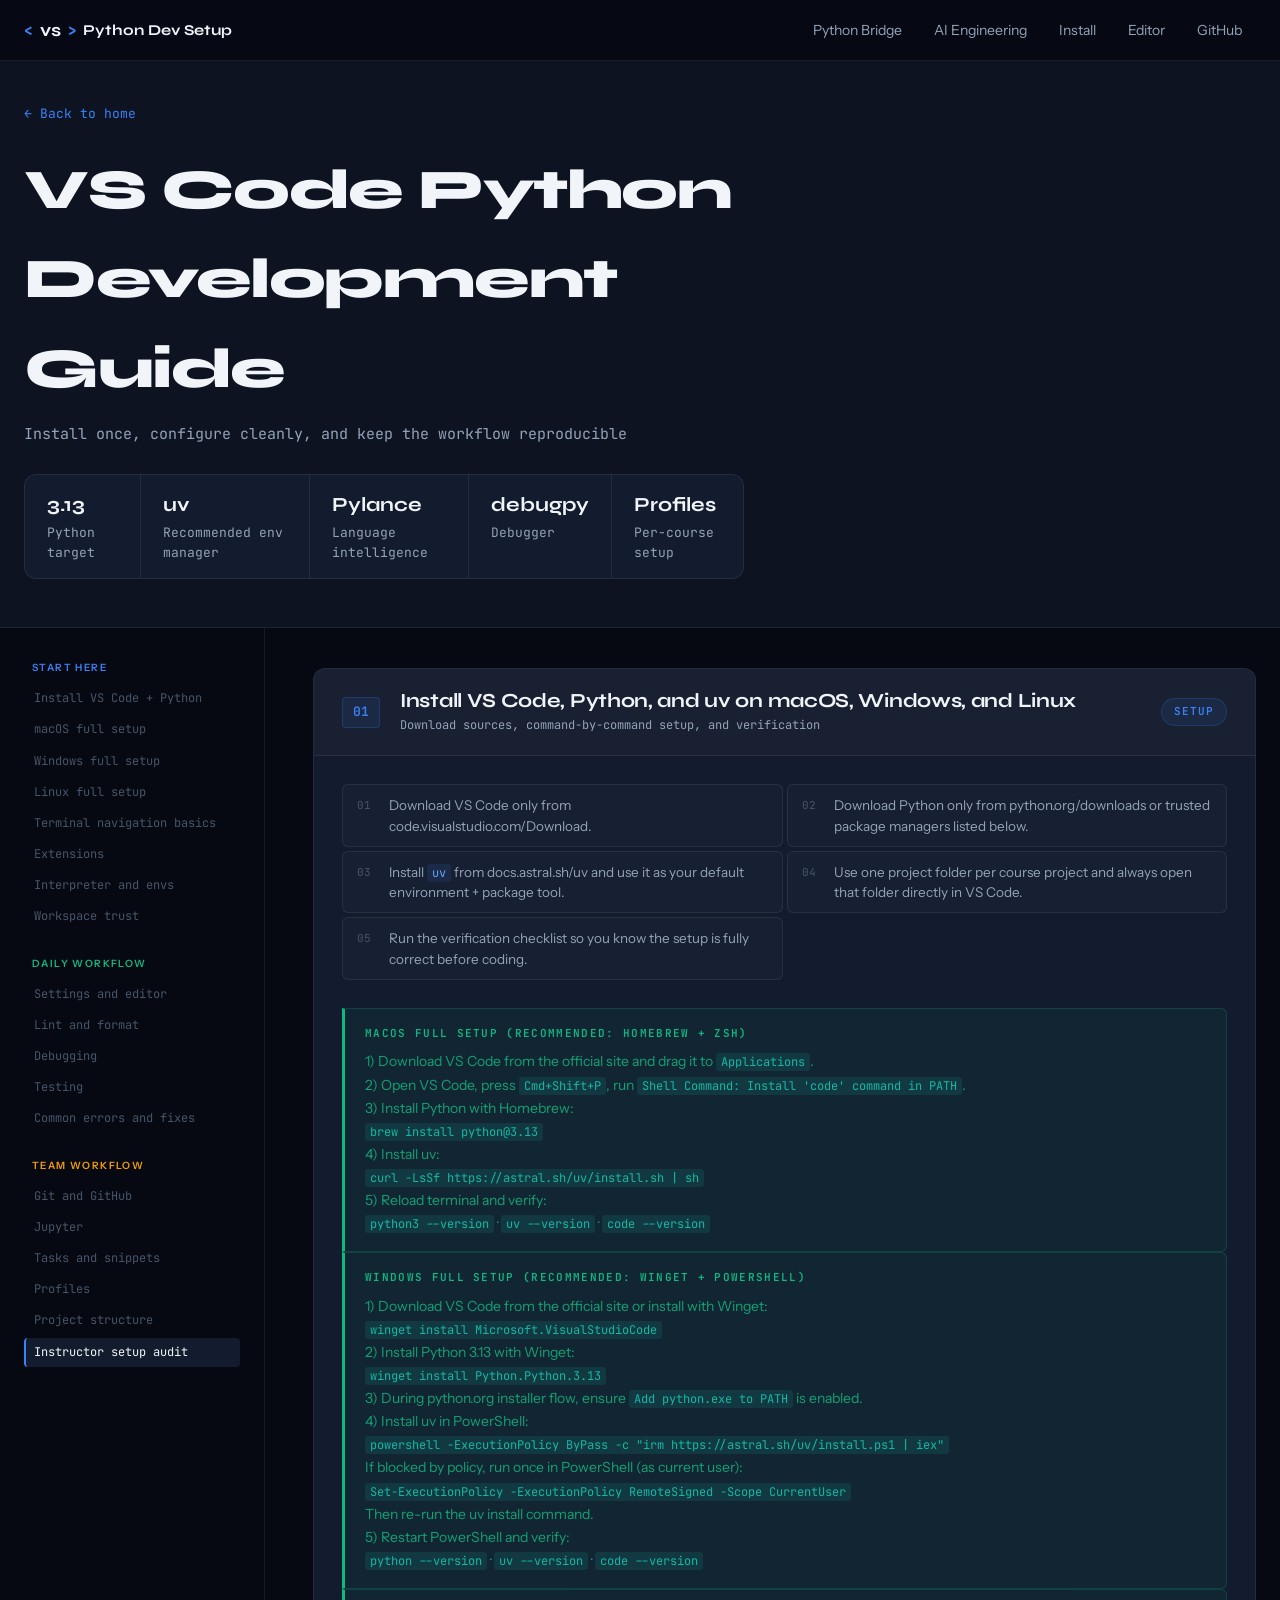
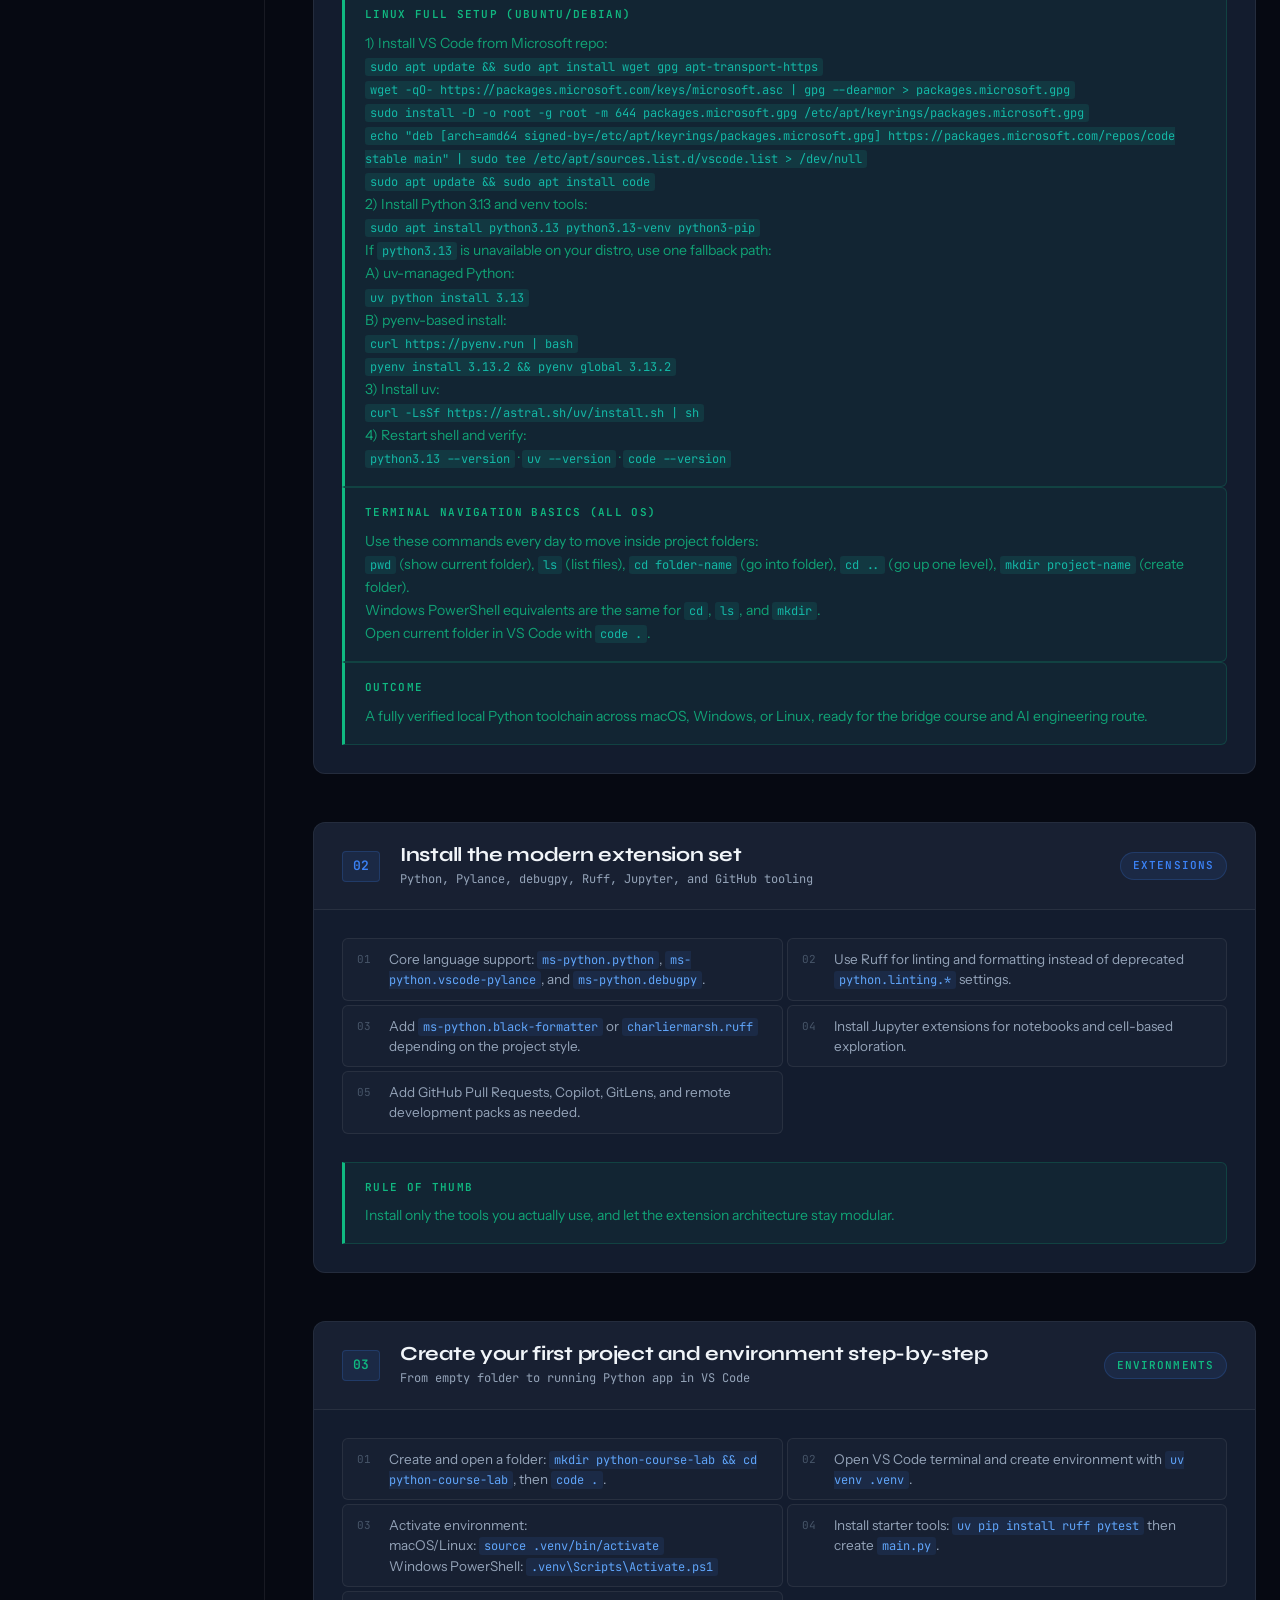
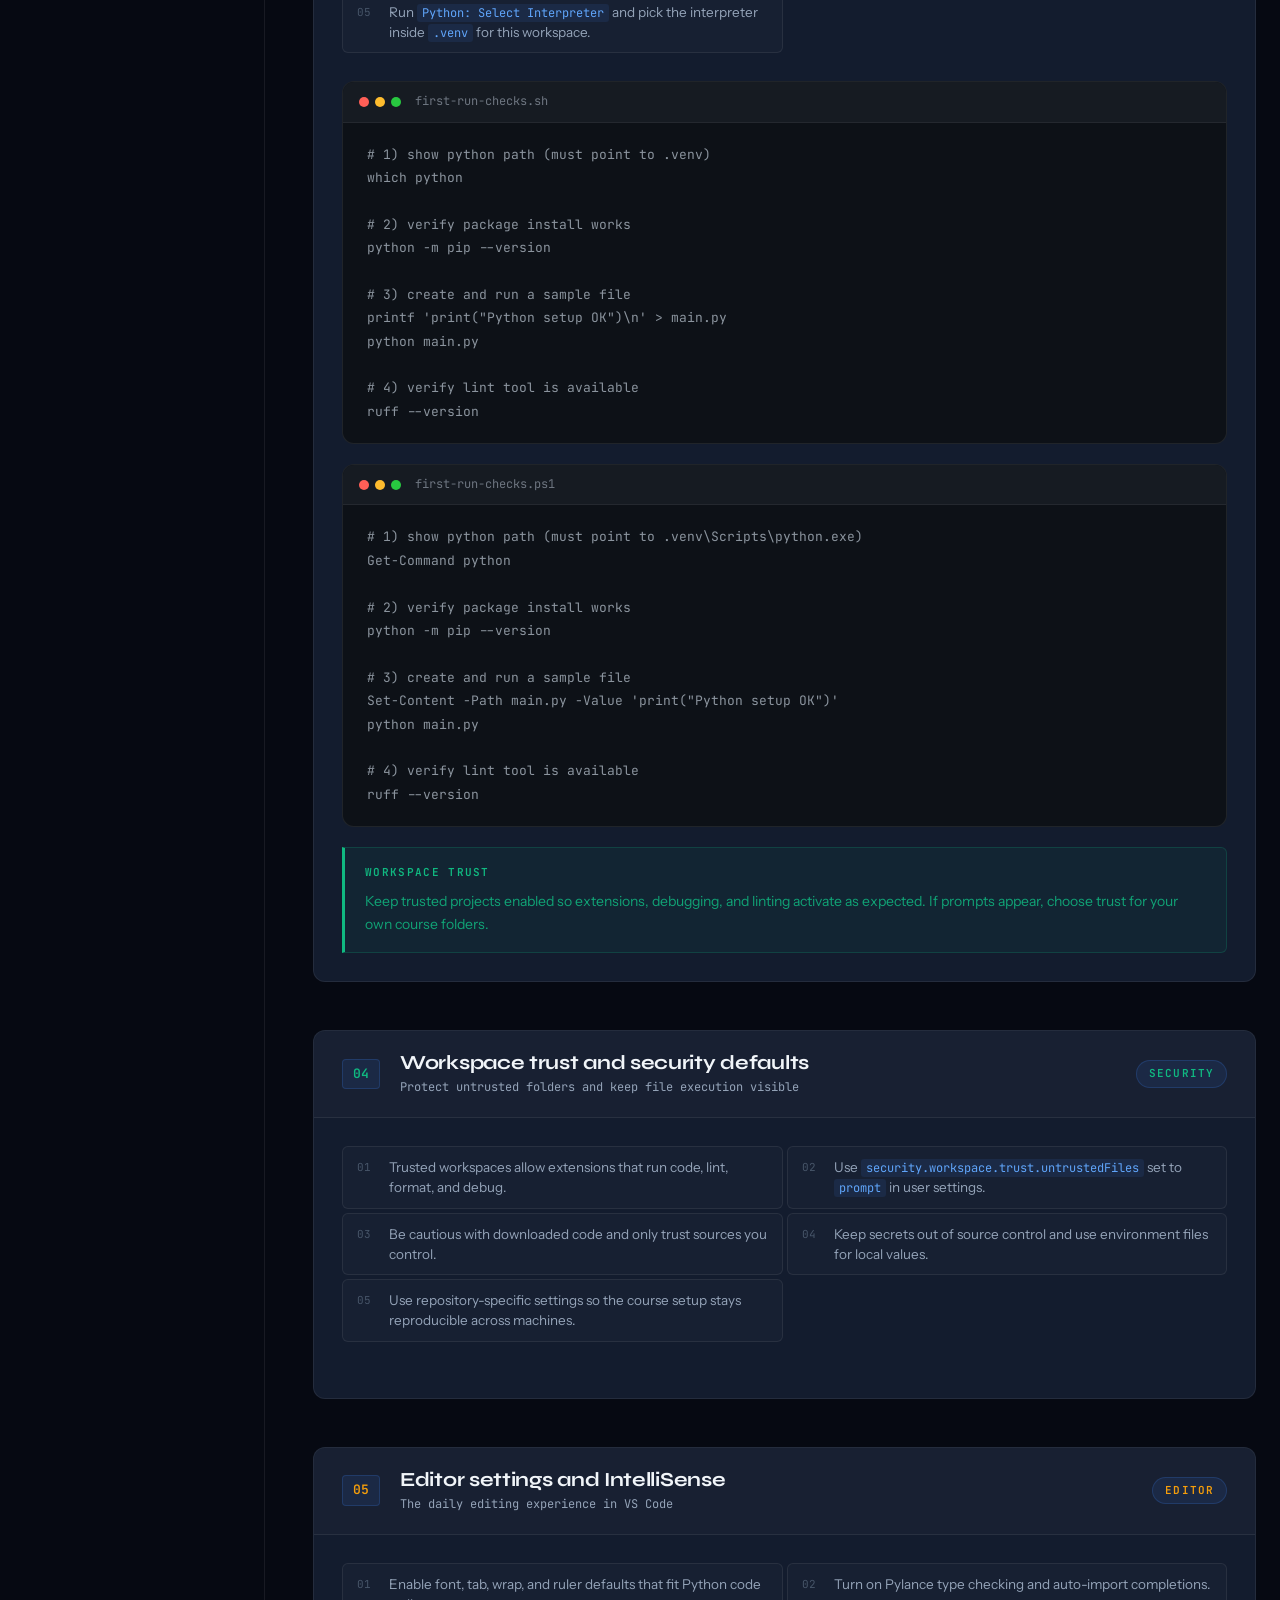
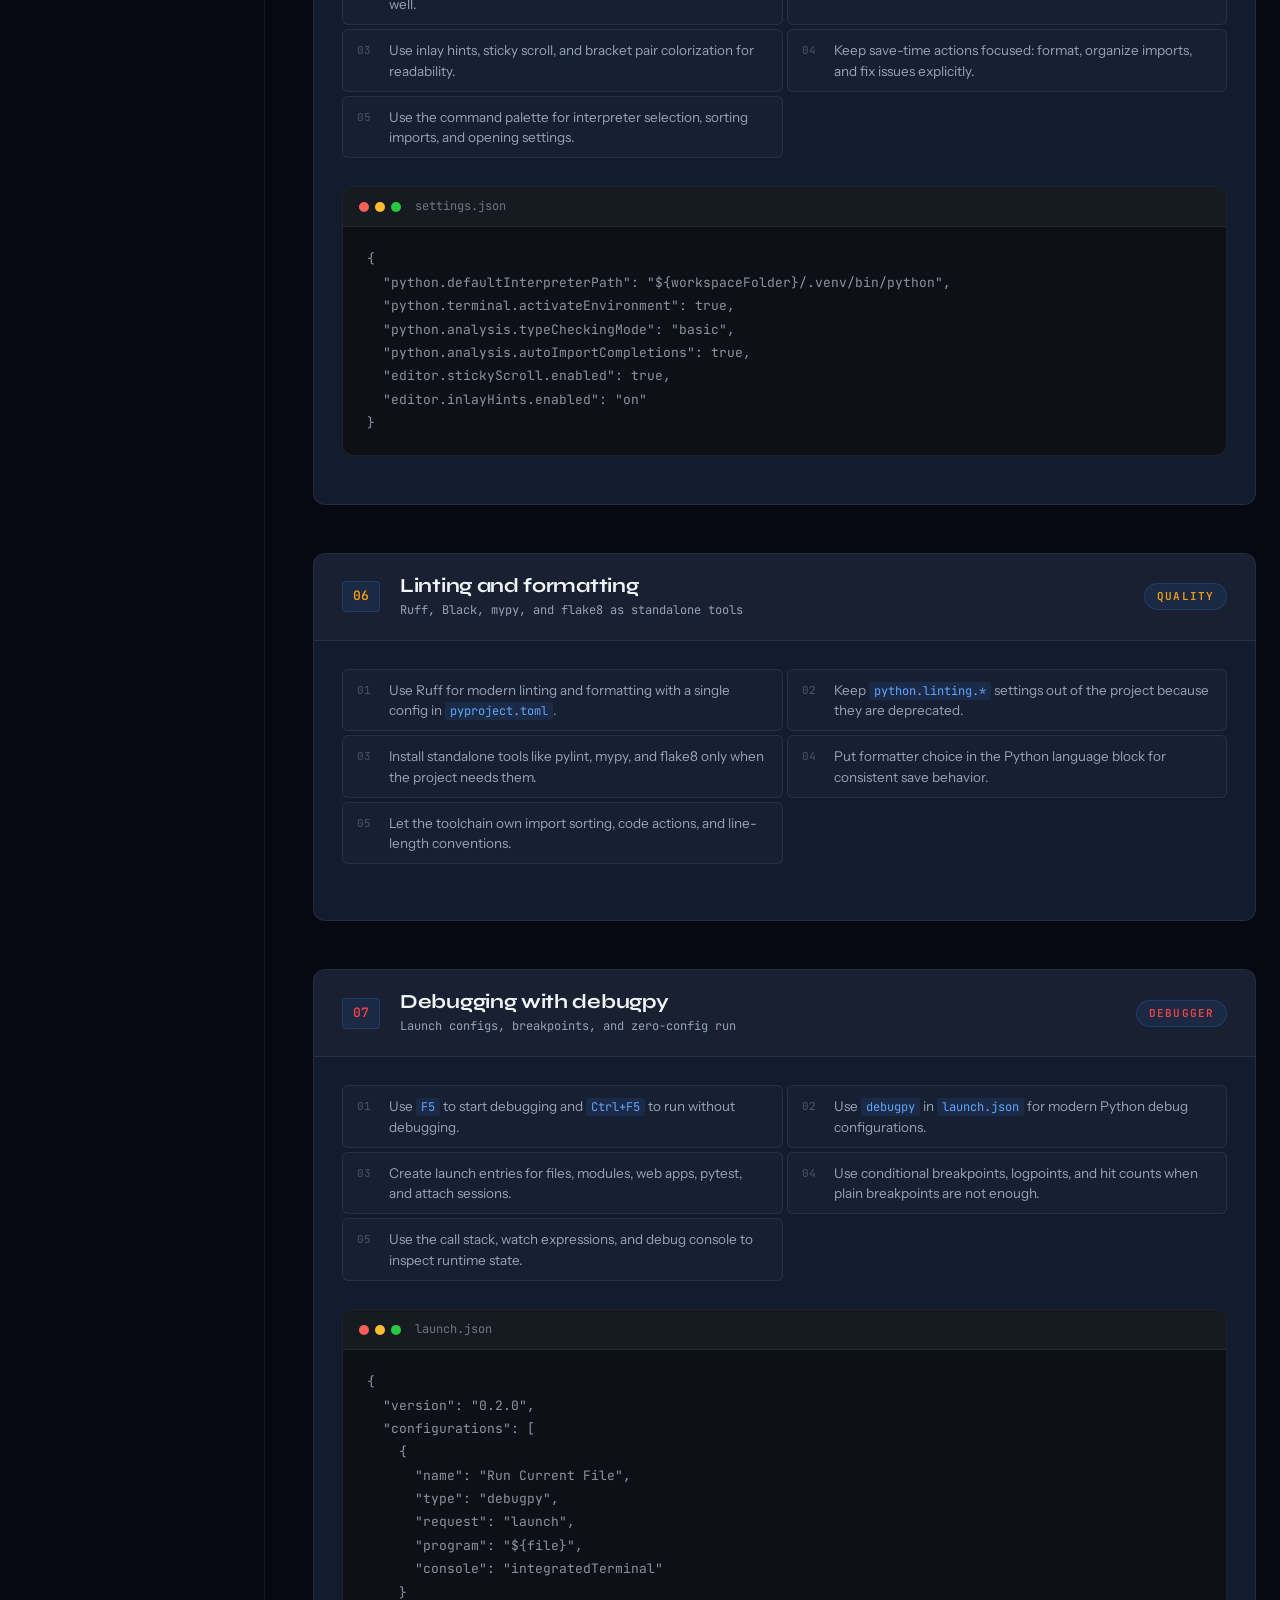
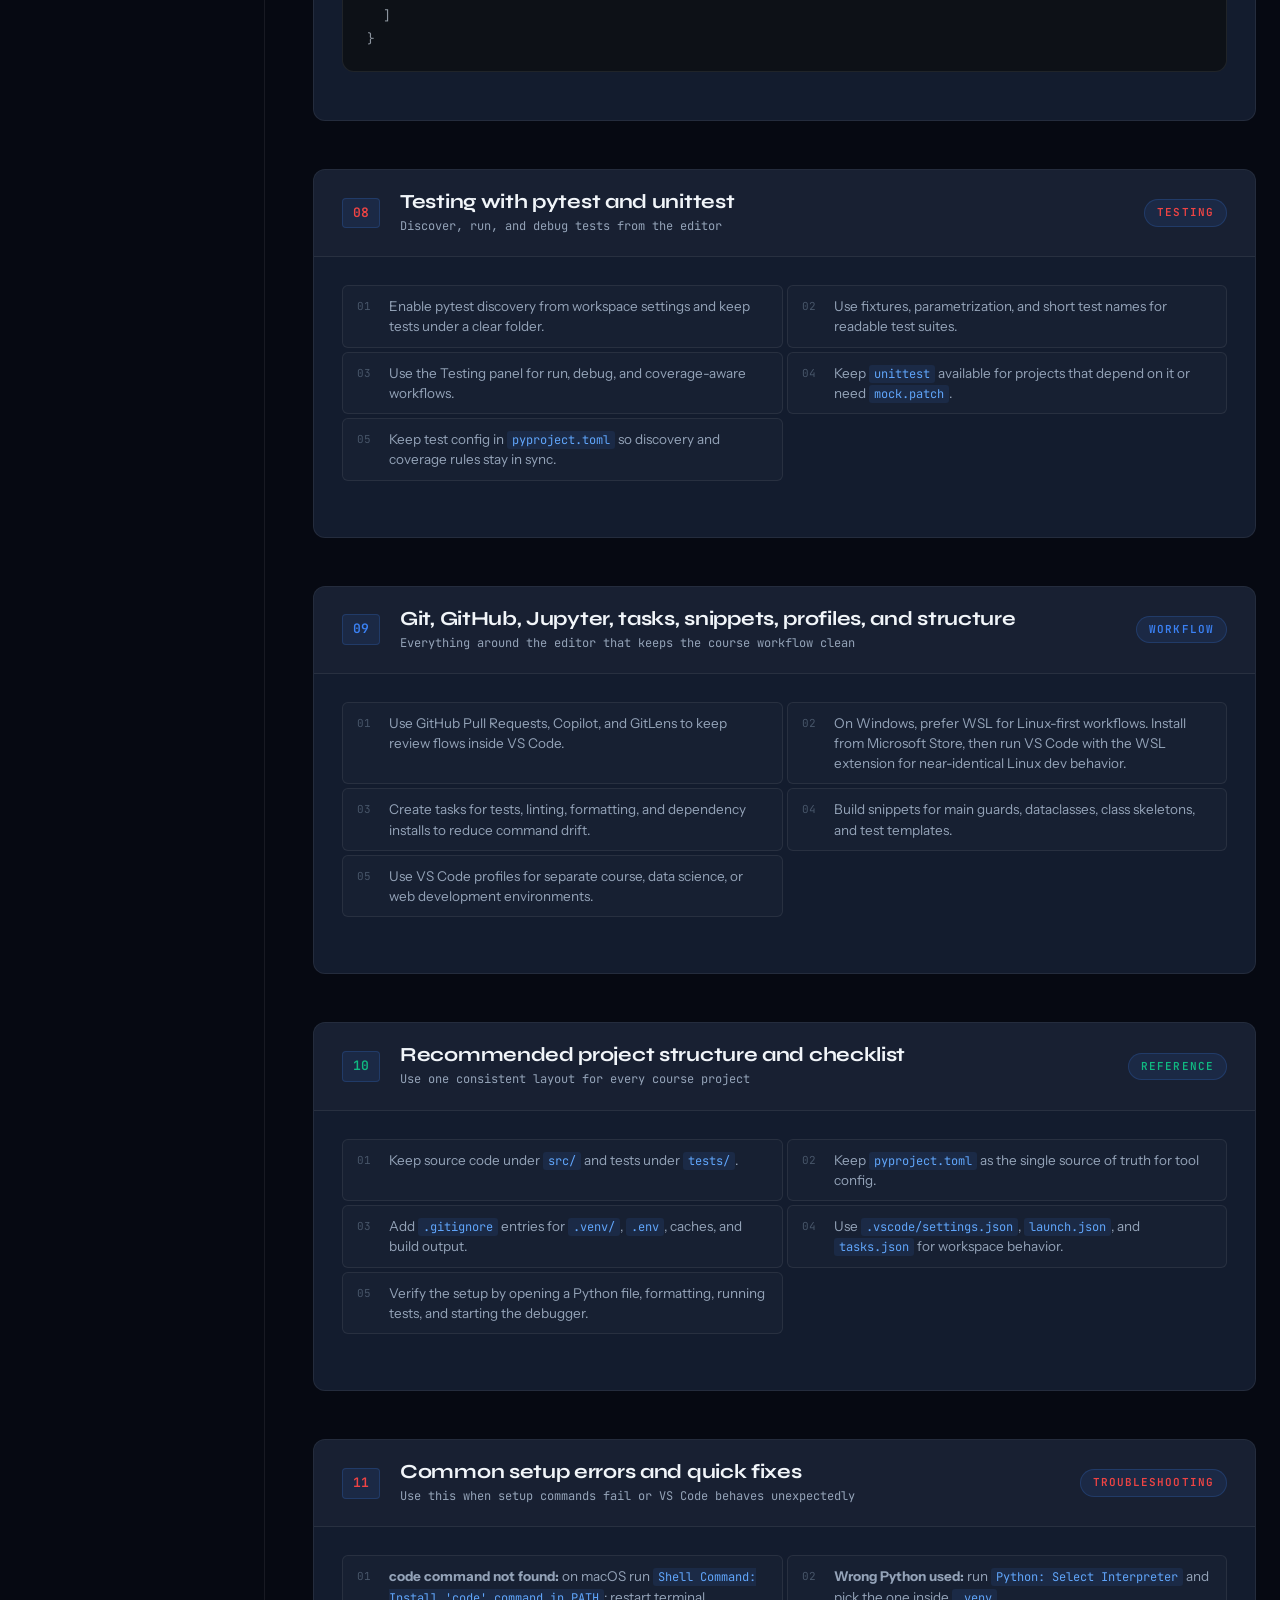
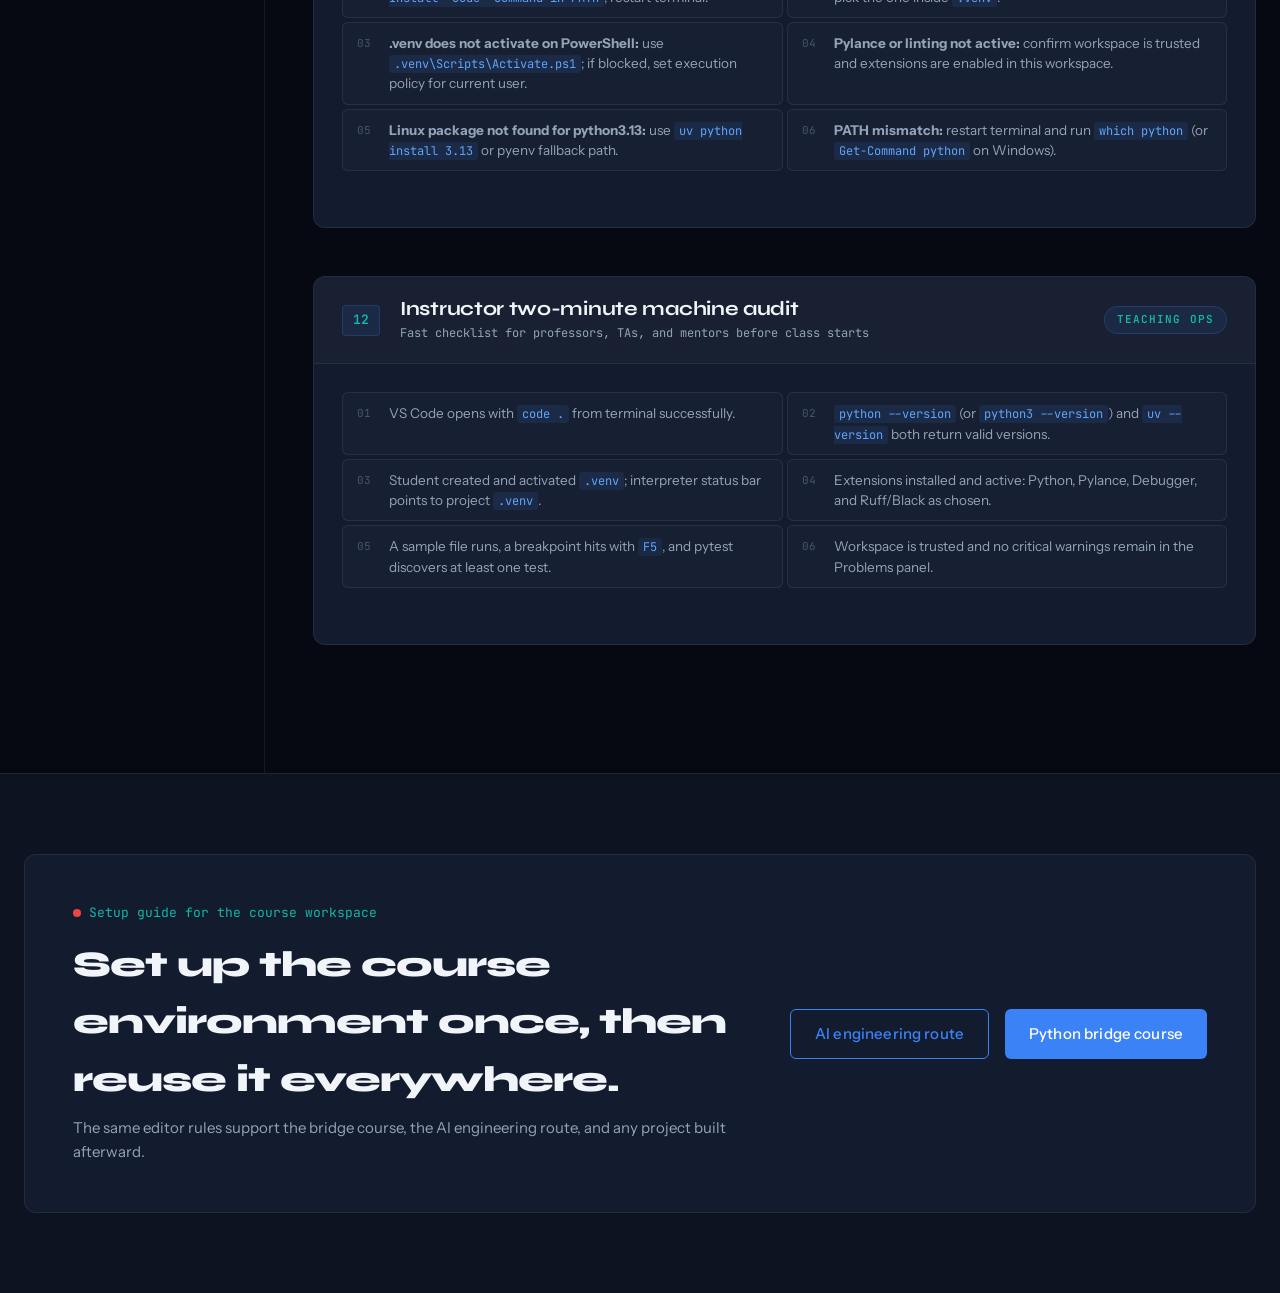
<file: dev-setup/index.html>
<!DOCTYPE html>
<html lang="en">
<head>
  <meta charset="UTF-8" />
  <meta name="viewport" content="width=device-width, initial-scale=1.0" />
  <title>Development Setup Guide - VS Code and Python</title>
  <meta name="description" content="VS Code Python development setup guide covering installation, extensions, interpreter selection, settings, linting, formatting, debugging, testing, GitHub integration, Jupyter, tasks, snippets, profiles, and project structure." />
  <link rel="preconnect" href="https://fonts.googleapis.com" />
  <link href="https://fonts.googleapis.com/css2?family=Syne:wght@400;500;600;700;800&family=JetBrains+Mono:wght@300;400;500;600&family=Instrument+Sans:ital,wght@0,300;0,400;0,500;0,600;1,400&display=swap" rel="stylesheet" />
  <link rel="stylesheet" href="../styles.css" />
  <link rel="stylesheet" href="../curriculum.css" />
</head>
<body>

  <nav class="nav" id="nav">
    <div class="nav-inner">
      <a href="../index.html" class="nav-logo">
        <span class="logo-bracket">&lt;</span>vs<span class="logo-bracket">&gt;</span>
        <span class="logo-text">Python Dev Setup</span>
      </a>
      <ul class="nav-links">
        <li><a href="../index.html#curriculum">Python Bridge</a></li>
        <li><a href="../ai-engineering/">AI Engineering</a></li>
        <li><a href="#install">Install</a></li>
        <li><a href="#editor">Editor</a></li>
        <li><a href="#git">GitHub</a></li>
      </ul>
      <button class="hamburger" id="hamburger" aria-label="Toggle menu">
        <span></span><span></span><span></span>
      </button>
    </div>
  </nav>

  <div class="curr-hero">
    <div class="container">
      <div class="curr-hero-inner">
        <a href="../index.html" class="back-link">← Back to home</a>
        <h1>VS Code Python Development Guide</h1>
        <p>Install once, configure cleanly, and keep the workflow reproducible</p>
        <div class="curr-stats">
          <div class="cs"><span>3.13</span> Python target</div>
          <div class="cs"><span>uv</span> Recommended env manager</div>
          <div class="cs"><span>Pylance</span> Language intelligence</div>
          <div class="cs"><span>debugpy</span> Debugger</div>
          <div class="cs"><span>Profiles</span> Per-course setup</div>
        </div>
      </div>
    </div>
  </div>

  <div class="curr-layout">
    <aside class="curr-toc">
      <div class="toc-inner">
        <div class="toc-section">
          <div class="toc-pillar" style="--tc:#3B82F6">Start here</div>
          <a href="#install" class="toc-link">Install VS Code + Python</a>
          <a href="#macos-setup" class="toc-link">macOS full setup</a>
          <a href="#windows-setup" class="toc-link">Windows full setup</a>
          <a href="#linux-setup" class="toc-link">Linux full setup</a>
          <a href="#navigate" class="toc-link">Terminal navigation basics</a>
          <a href="#extensions" class="toc-link">Extensions</a>
          <a href="#env" class="toc-link">Interpreter and envs</a>
          <a href="#trust" class="toc-link">Workspace trust</a>
        </div>
        <div class="toc-section">
          <div class="toc-pillar" style="--tc:#10B981">Daily workflow</div>
          <a href="#editor" class="toc-link">Settings and editor</a>
          <a href="#lint" class="toc-link">Lint and format</a>
          <a href="#debug" class="toc-link">Debugging</a>
          <a href="#test" class="toc-link">Testing</a>
          <a href="#troubleshoot" class="toc-link">Common errors and fixes</a>
        </div>
        <div class="toc-section">
          <div class="toc-pillar" style="--tc:#F59E0B">Team workflow</div>
          <a href="#git" class="toc-link">Git and GitHub</a>
          <a href="#jupyter" class="toc-link">Jupyter</a>
          <a href="#tasks" class="toc-link">Tasks and snippets</a>
          <a href="#profiles" class="toc-link">Profiles</a>
          <a href="#structure" class="toc-link">Project structure</a>
          <a href="#instructor-checklist" class="toc-link">Instructor setup audit</a>
        </div>
      </div>
    </aside>

    <main class="curr-main">
      <div class="module" id="install">
        <div class="module-head" style="--mc:#3B82F6">
          <div class="mh-left">
            <span class="mh-num">01</span>
            <div>
              <h2>Install VS Code, Python, and uv on macOS, Windows, and Linux</h2>
              <span class="mh-meta">Download sources, command-by-command setup, and verification</span>
            </div>
          </div>
          <span class="mh-badge" style="--mc:#3B82F6">Setup</span>
        </div>
        <div class="module-body">
          <div class="topic-list">
            <div class="topic-item"><span class="ti-n">01</span><span>Download VS Code only from <a href="https://code.visualstudio.com/Download" target="_blank" rel="noopener noreferrer">code.visualstudio.com/Download</a>.</span></div>
            <div class="topic-item"><span class="ti-n">02</span><span>Download Python only from <a href="https://www.python.org/downloads/" target="_blank" rel="noopener noreferrer">python.org/downloads</a> or trusted package managers listed below.</span></div>
            <div class="topic-item"><span class="ti-n">03</span><span>Install <code>uv</code> from <a href="https://docs.astral.sh/uv/getting-started/installation/" target="_blank" rel="noopener noreferrer">docs.astral.sh/uv</a> and use it as your default environment + package tool.</span></div>
            <div class="topic-item"><span class="ti-n">04</span><span>Use one project folder per course project and always open that folder directly in VS Code.</span></div>
            <div class="topic-item"><span class="ti-n">05</span><span>Run the verification checklist so you know the setup is fully correct before coding.</span></div>
          </div>

          <div class="project-box">
            <div class="pb-title" id="macos-setup">macOS full setup (recommended: Homebrew + zsh)</div>
            <div class="pb-body">
              1) Download VS Code from the official site and drag it to <code>Applications</code>.<br/>
              2) Open VS Code, press <code>Cmd+Shift+P</code>, run <code>Shell Command: Install 'code' command in PATH</code>.<br/>
              3) Install Python with Homebrew:<br/>
              <code>brew install python@3.13</code><br/>
              4) Install uv:<br/>
              <code>curl -LsSf https://astral.sh/uv/install.sh | sh</code><br/>
              5) Reload terminal and verify:<br/>
              <code>python3 --version</code> · <code>uv --version</code> · <code>code --version</code>
            </div>
          </div>

          <div class="project-box">
            <div class="pb-title" id="windows-setup">Windows full setup (recommended: winget + PowerShell)</div>
            <div class="pb-body">
              1) Download VS Code from the official site or install with Winget:<br/>
              <code>winget install Microsoft.VisualStudioCode</code><br/>
              2) Install Python 3.13 with Winget:<br/>
              <code>winget install Python.Python.3.13</code><br/>
              3) During python.org installer flow, ensure <code>Add python.exe to PATH</code> is enabled.<br/>
              4) Install uv in PowerShell:<br/>
              <code>powershell -ExecutionPolicy ByPass -c "irm https://astral.sh/uv/install.ps1 | iex"</code><br/>
              If blocked by policy, run once in PowerShell (as current user):<br/>
              <code>Set-ExecutionPolicy -ExecutionPolicy RemoteSigned -Scope CurrentUser</code><br/>
              Then re-run the uv install command.<br/>
              5) Restart PowerShell and verify:<br/>
              <code>python --version</code> · <code>uv --version</code> · <code>code --version</code>
            </div>
          </div>

          <div class="project-box">
            <div class="pb-title" id="linux-setup">Linux full setup (Ubuntu/Debian)</div>
            <div class="pb-body">
              1) Install VS Code from Microsoft repo:<br/>
              <code>sudo apt update && sudo apt install wget gpg apt-transport-https</code><br/>
              <code>wget -qO- https://packages.microsoft.com/keys/microsoft.asc | gpg --dearmor &gt; packages.microsoft.gpg</code><br/>
              <code>sudo install -D -o root -g root -m 644 packages.microsoft.gpg /etc/apt/keyrings/packages.microsoft.gpg</code><br/>
              <code>echo "deb [arch=amd64 signed-by=/etc/apt/keyrings/packages.microsoft.gpg] https://packages.microsoft.com/repos/code stable main" | sudo tee /etc/apt/sources.list.d/vscode.list &gt; /dev/null</code><br/>
              <code>sudo apt update && sudo apt install code</code><br/>
              2) Install Python 3.13 and venv tools:<br/>
              <code>sudo apt install python3.13 python3.13-venv python3-pip</code><br/>
              If <code>python3.13</code> is unavailable on your distro, use one fallback path:<br/>
              A) uv-managed Python:<br/>
              <code>uv python install 3.13</code><br/>
              B) pyenv-based install:<br/>
              <code>curl https://pyenv.run | bash</code><br/>
              <code>pyenv install 3.13.2 &amp;&amp; pyenv global 3.13.2</code><br/>
              3) Install uv:<br/>
              <code>curl -LsSf https://astral.sh/uv/install.sh | sh</code><br/>
              4) Restart shell and verify:<br/>
              <code>python3.13 --version</code> · <code>uv --version</code> · <code>code --version</code>
            </div>
          </div>

          <div class="project-box">
            <div class="pb-title" id="navigate">Terminal navigation basics (all OS)</div>
            <div class="pb-body">
              Use these commands every day to move inside project folders:<br/>
              <code>pwd</code> (show current folder), <code>ls</code> (list files), <code>cd folder-name</code> (go into folder), <code>cd ..</code> (go up one level), <code>mkdir project-name</code> (create folder).<br/>
              Windows PowerShell equivalents are the same for <code>cd</code>, <code>ls</code>, and <code>mkdir</code>.<br/>
              Open current folder in VS Code with <code>code .</code>.
            </div>
          </div>

          <div class="project-box"><div class="pb-title">Outcome</div><div class="pb-body">A fully verified local Python toolchain across macOS, Windows, or Linux, ready for the bridge course and AI engineering route.</div></div>
        </div>
      </div>

      <div class="module" id="extensions">
        <div class="module-head" style="--mc:#3B82F6">
          <div class="mh-left">
            <span class="mh-num">02</span>
            <div>
              <h2>Install the modern extension set</h2>
              <span class="mh-meta">Python, Pylance, debugpy, Ruff, Jupyter, and GitHub tooling</span>
            </div>
          </div>
          <span class="mh-badge" style="--mc:#3B82F6">Extensions</span>
        </div>
        <div class="module-body">
          <div class="topic-list">
            <div class="topic-item"><span class="ti-n">01</span><span>Core language support: <code>ms-python.python</code>, <code>ms-python.vscode-pylance</code>, and <code>ms-python.debugpy</code>.</span></div>
            <div class="topic-item"><span class="ti-n">02</span><span>Use Ruff for linting and formatting instead of deprecated <code>python.linting.*</code> settings.</span></div>
            <div class="topic-item"><span class="ti-n">03</span><span>Add <code>ms-python.black-formatter</code> or <code>charliermarsh.ruff</code> depending on the project style.</span></div>
            <div class="topic-item"><span class="ti-n">04</span><span>Install Jupyter extensions for notebooks and cell-based exploration.</span></div>
            <div class="topic-item"><span class="ti-n">05</span><span>Add GitHub Pull Requests, Copilot, GitLens, and remote development packs as needed.</span></div>
          </div>
          <div class="project-box"><div class="pb-title">Rule of thumb</div><div class="pb-body">Install only the tools you actually use, and let the extension architecture stay modular.</div></div>
        </div>
      </div>

      <div class="module" id="env">
        <div class="module-head" style="--mc:#10B981">
          <div class="mh-left">
            <span class="mh-num">03</span>
            <div>
              <h2>Create your first project and environment step-by-step</h2>
              <span class="mh-meta">From empty folder to running Python app in VS Code</span>
            </div>
          </div>
          <span class="mh-badge" style="--mc:#10B981">Environments</span>
        </div>
        <div class="module-body">
          <div class="topic-list">
            <div class="topic-item"><span class="ti-n">01</span><span>Create and open a folder: <code>mkdir python-course-lab &amp;&amp; cd python-course-lab</code>, then <code>code .</code>.</span></div>
            <div class="topic-item"><span class="ti-n">02</span><span>Open VS Code terminal and create environment with <code>uv venv .venv</code>.</span></div>
            <div class="topic-item"><span class="ti-n">03</span><span>Activate environment:<br/>macOS/Linux: <code>source .venv/bin/activate</code><br/>Windows PowerShell: <code>.venv\Scripts\Activate.ps1</code></span></div>
            <div class="topic-item"><span class="ti-n">04</span><span>Install starter tools: <code>uv pip install ruff pytest</code> then create <code>main.py</code>.</span></div>
            <div class="topic-item"><span class="ti-n">05</span><span>Run <code>Python: Select Interpreter</code> and pick the interpreter inside <code>.venv</code> for this workspace.</span></div>
          </div>
          <div class="code-block">
            <div class="cb-header"><span class="cb-dot r"></span><span class="cb-dot y"></span><span class="cb-dot g"></span><span class="cb-file">first-run-checks.sh</span></div>
            <pre><code># 1) show python path (must point to .venv)
which python

# 2) verify package install works
python -m pip --version

# 3) create and run a sample file
printf 'print("Python setup OK")\n' > main.py
python main.py

# 4) verify lint tool is available
ruff --version</code></pre>
          </div>
          <div class="code-block">
            <div class="cb-header"><span class="cb-dot r"></span><span class="cb-dot y"></span><span class="cb-dot g"></span><span class="cb-file">first-run-checks.ps1</span></div>
            <pre><code># 1) show python path (must point to .venv\Scripts\python.exe)
Get-Command python

# 2) verify package install works
python -m pip --version

# 3) create and run a sample file
Set-Content -Path main.py -Value 'print("Python setup OK")'
python main.py

# 4) verify lint tool is available
ruff --version</code></pre>
          </div>
          <div class="project-box"><div class="pb-title">Workspace trust</div><div class="pb-body">Keep trusted projects enabled so extensions, debugging, and linting activate as expected. If prompts appear, choose trust for your own course folders.</div></div>
        </div>
      </div>

      <div class="module" id="trust">
        <div class="module-head" style="--mc:#10B981">
          <div class="mh-left">
            <span class="mh-num">04</span>
            <div>
              <h2>Workspace trust and security defaults</h2>
              <span class="mh-meta">Protect untrusted folders and keep file execution visible</span>
            </div>
          </div>
          <span class="mh-badge" style="--mc:#10B981">Security</span>
        </div>
        <div class="module-body">
          <div class="topic-list">
            <div class="topic-item"><span class="ti-n">01</span><span>Trusted workspaces allow extensions that run code, lint, format, and debug.</span></div>
            <div class="topic-item"><span class="ti-n">02</span><span>Use <code>security.workspace.trust.untrustedFiles</code> set to <code>prompt</code> in user settings.</span></div>
            <div class="topic-item"><span class="ti-n">03</span><span>Be cautious with downloaded code and only trust sources you control.</span></div>
            <div class="topic-item"><span class="ti-n">04</span><span>Keep secrets out of source control and use environment files for local values.</span></div>
            <div class="topic-item"><span class="ti-n">05</span><span>Use repository-specific settings so the course setup stays reproducible across machines.</span></div>
          </div>
        </div>
      </div>

      <div class="module" id="editor">
        <div class="module-head" style="--mc:#F59E0B">
          <div class="mh-left">
            <span class="mh-num">05</span>
            <div>
              <h2>Editor settings and IntelliSense</h2>
              <span class="mh-meta">The daily editing experience in VS Code</span>
            </div>
          </div>
          <span class="mh-badge" style="--mc:#F59E0B">Editor</span>
        </div>
        <div class="module-body">
          <div class="topic-list">
            <div class="topic-item"><span class="ti-n">01</span><span>Enable font, tab, wrap, and ruler defaults that fit Python code well.</span></div>
            <div class="topic-item"><span class="ti-n">02</span><span>Turn on Pylance type checking and auto-import completions.</span></div>
            <div class="topic-item"><span class="ti-n">03</span><span>Use inlay hints, sticky scroll, and bracket pair colorization for readability.</span></div>
            <div class="topic-item"><span class="ti-n">04</span><span>Keep save-time actions focused: format, organize imports, and fix issues explicitly.</span></div>
            <div class="topic-item"><span class="ti-n">05</span><span>Use the command palette for interpreter selection, sorting imports, and opening settings.</span></div>
          </div>
          <div class="code-block">
            <div class="cb-header"><span class="cb-dot r"></span><span class="cb-dot y"></span><span class="cb-dot g"></span><span class="cb-file">settings.json</span></div>
            <pre><code>{
  "python.defaultInterpreterPath": "${workspaceFolder}/.venv/bin/python",
  "python.terminal.activateEnvironment": true,
  "python.analysis.typeCheckingMode": "basic",
  "python.analysis.autoImportCompletions": true,
  "editor.stickyScroll.enabled": true,
  "editor.inlayHints.enabled": "on"
}</code></pre>
          </div>
        </div>
      </div>

      <div class="module" id="lint">
        <div class="module-head" style="--mc:#F59E0B">
          <div class="mh-left">
            <span class="mh-num">06</span>
            <div>
              <h2>Linting and formatting</h2>
              <span class="mh-meta">Ruff, Black, mypy, and flake8 as standalone tools</span>
            </div>
          </div>
          <span class="mh-badge" style="--mc:#F59E0B">Quality</span>
        </div>
        <div class="module-body">
          <div class="topic-list">
            <div class="topic-item"><span class="ti-n">01</span><span>Use Ruff for modern linting and formatting with a single config in <code>pyproject.toml</code>.</span></div>
            <div class="topic-item"><span class="ti-n">02</span><span>Keep <code>python.linting.*</code> settings out of the project because they are deprecated.</span></div>
            <div class="topic-item"><span class="ti-n">03</span><span>Install standalone tools like pylint, mypy, and flake8 only when the project needs them.</span></div>
            <div class="topic-item"><span class="ti-n">04</span><span>Put formatter choice in the Python language block for consistent save behavior.</span></div>
            <div class="topic-item"><span class="ti-n">05</span><span>Let the toolchain own import sorting, code actions, and line-length conventions.</span></div>
          </div>
        </div>
      </div>

      <div class="module" id="debug">
        <div class="module-head" style="--mc:#EF4444">
          <div class="mh-left">
            <span class="mh-num">07</span>
            <div>
              <h2>Debugging with debugpy</h2>
              <span class="mh-meta">Launch configs, breakpoints, and zero-config run</span>
            </div>
          </div>
          <span class="mh-badge" style="--mc:#EF4444">Debugger</span>
        </div>
        <div class="module-body">
          <div class="topic-list">
            <div class="topic-item"><span class="ti-n">01</span><span>Use <code>F5</code> to start debugging and <code>Ctrl+F5</code> to run without debugging.</span></div>
            <div class="topic-item"><span class="ti-n">02</span><span>Use <code>debugpy</code> in <code>launch.json</code> for modern Python debug configurations.</span></div>
            <div class="topic-item"><span class="ti-n">03</span><span>Create launch entries for files, modules, web apps, pytest, and attach sessions.</span></div>
            <div class="topic-item"><span class="ti-n">04</span><span>Use conditional breakpoints, logpoints, and hit counts when plain breakpoints are not enough.</span></div>
            <div class="topic-item"><span class="ti-n">05</span><span>Use the call stack, watch expressions, and debug console to inspect runtime state.</span></div>
          </div>
          <div class="code-block">
            <div class="cb-header"><span class="cb-dot r"></span><span class="cb-dot y"></span><span class="cb-dot g"></span><span class="cb-file">launch.json</span></div>
            <pre><code>{
  "version": "0.2.0",
  "configurations": [
    {
      "name": "Run Current File",
      "type": "debugpy",
      "request": "launch",
      "program": "${file}",
      "console": "integratedTerminal"
    }
  ]
}</code></pre>
          </div>
        </div>
      </div>

      <div class="module" id="test">
        <div class="module-head" style="--mc:#EF4444">
          <div class="mh-left">
            <span class="mh-num">08</span>
            <div>
              <h2>Testing with pytest and unittest</h2>
              <span class="mh-meta">Discover, run, and debug tests from the editor</span>
            </div>
          </div>
          <span class="mh-badge" style="--mc:#EF4444">Testing</span>
        </div>
        <div class="module-body">
          <div class="topic-list">
            <div class="topic-item"><span class="ti-n">01</span><span>Enable pytest discovery from workspace settings and keep tests under a clear folder.</span></div>
            <div class="topic-item"><span class="ti-n">02</span><span>Use fixtures, parametrization, and short test names for readable test suites.</span></div>
            <div class="topic-item"><span class="ti-n">03</span><span>Use the Testing panel for run, debug, and coverage-aware workflows.</span></div>
            <div class="topic-item"><span class="ti-n">04</span><span>Keep <code>unittest</code> available for projects that depend on it or need <code>mock.patch</code>.</span></div>
            <div class="topic-item"><span class="ti-n">05</span><span>Keep test config in <code>pyproject.toml</code> so discovery and coverage rules stay in sync.</span></div>
          </div>
        </div>
      </div>

      <div class="module" id="git">
        <div class="module-head" style="--mc:#3B82F6">
          <div class="mh-left">
            <span class="mh-num">09</span>
            <div>
              <h2>Git, GitHub, Jupyter, tasks, snippets, profiles, and structure</h2>
              <span class="mh-meta">Everything around the editor that keeps the course workflow clean</span>
            </div>
          </div>
          <span class="mh-badge" style="--mc:#3B82F6">Workflow</span>
        </div>
        <div class="module-body">
          <div class="topic-list">
            <div class="topic-item"><span class="ti-n">01</span><span>Use GitHub Pull Requests, Copilot, and GitLens to keep review flows inside VS Code.</span></div>
            <div class="topic-item"><span class="ti-n">02</span><span>On Windows, prefer WSL for Linux-first workflows. Install from Microsoft Store, then run VS Code with the WSL extension for near-identical Linux dev behavior.</span></div>
            <div class="topic-item"><span class="ti-n">03</span><span>Create tasks for tests, linting, formatting, and dependency installs to reduce command drift.</span></div>
            <div class="topic-item"><span class="ti-n">04</span><span>Build snippets for main guards, dataclasses, class skeletons, and test templates.</span></div>
            <div class="topic-item"><span class="ti-n">05</span><span>Use VS Code profiles for separate course, data science, or web development environments.</span></div>
          </div>
        </div>
      </div>

      <div class="module" id="structure">
        <div class="module-head" style="--mc:#10B981">
          <div class="mh-left">
            <span class="mh-num">10</span>
            <div>
              <h2>Recommended project structure and checklist</h2>
              <span class="mh-meta">Use one consistent layout for every course project</span>
            </div>
          </div>
          <span class="mh-badge" style="--mc:#10B981">Reference</span>
        </div>
        <div class="module-body">
          <div class="topic-list">
            <div class="topic-item"><span class="ti-n">01</span><span>Keep source code under <code>src/</code> and tests under <code>tests/</code>.</span></div>
            <div class="topic-item"><span class="ti-n">02</span><span>Keep <code>pyproject.toml</code> as the single source of truth for tool config.</span></div>
            <div class="topic-item"><span class="ti-n">03</span><span>Add <code>.gitignore</code> entries for <code>.venv/</code>, <code>.env</code>, caches, and build output.</span></div>
            <div class="topic-item"><span class="ti-n">04</span><span>Use <code>.vscode/settings.json</code>, <code>launch.json</code>, and <code>tasks.json</code> for workspace behavior.</span></div>
            <div class="topic-item"><span class="ti-n">05</span><span>Verify the setup by opening a Python file, formatting, running tests, and starting the debugger.</span></div>
          </div>
        </div>
      </div>

      <div class="module" id="troubleshoot">
        <div class="module-head" style="--mc:#EF4444">
          <div class="mh-left">
            <span class="mh-num">11</span>
            <div>
              <h2>Common setup errors and quick fixes</h2>
              <span class="mh-meta">Use this when setup commands fail or VS Code behaves unexpectedly</span>
            </div>
          </div>
          <span class="mh-badge" style="--mc:#EF4444">Troubleshooting</span>
        </div>
        <div class="module-body">
          <div class="topic-list">
            <div class="topic-item"><span class="ti-n">01</span><span><strong>code command not found:</strong> on macOS run <code>Shell Command: Install 'code' command in PATH</code>; restart terminal.</span></div>
            <div class="topic-item"><span class="ti-n">02</span><span><strong>Wrong Python used:</strong> run <code>Python: Select Interpreter</code> and pick the one inside <code>.venv</code>.</span></div>
            <div class="topic-item"><span class="ti-n">03</span><span><strong>.venv does not activate on PowerShell:</strong> use <code>.venv\Scripts\Activate.ps1</code>; if blocked, set execution policy for current user.</span></div>
            <div class="topic-item"><span class="ti-n">04</span><span><strong>Pylance or linting not active:</strong> confirm workspace is trusted and extensions are enabled in this workspace.</span></div>
            <div class="topic-item"><span class="ti-n">05</span><span><strong>Linux package not found for python3.13:</strong> use <code>uv python install 3.13</code> or pyenv fallback path.</span></div>
            <div class="topic-item"><span class="ti-n">06</span><span><strong>PATH mismatch:</strong> restart terminal and run <code>which python</code> (or <code>Get-Command python</code> on Windows).</span></div>
          </div>
        </div>
      </div>

      <div class="module" id="instructor-checklist">
        <div class="module-head" style="--mc:#14B8A6">
          <div class="mh-left">
            <span class="mh-num">12</span>
            <div>
              <h2>Instructor two-minute machine audit</h2>
              <span class="mh-meta">Fast checklist for professors, TAs, and mentors before class starts</span>
            </div>
          </div>
          <span class="mh-badge" style="--mc:#14B8A6">Teaching ops</span>
        </div>
        <div class="module-body">
          <div class="topic-list">
            <div class="topic-item"><span class="ti-n">01</span><span>VS Code opens with <code>code .</code> from terminal successfully.</span></div>
            <div class="topic-item"><span class="ti-n">02</span><span><code>python --version</code> (or <code>python3 --version</code>) and <code>uv --version</code> both return valid versions.</span></div>
            <div class="topic-item"><span class="ti-n">03</span><span>Student created and activated <code>.venv</code>; interpreter status bar points to project <code>.venv</code>.</span></div>
            <div class="topic-item"><span class="ti-n">04</span><span>Extensions installed and active: Python, Pylance, Debugger, and Ruff/Black as chosen.</span></div>
            <div class="topic-item"><span class="ti-n">05</span><span>A sample file runs, a breakpoint hits with <code>F5</code>, and pytest discovers at least one test.</span></div>
            <div class="topic-item"><span class="ti-n">06</span><span>Workspace is trusted and no critical warnings remain in the Problems panel.</span></div>
          </div>
        </div>
      </div>
    </main>
  </div>

  <section class="curr-cta">
    <div class="container">
      <div class="cta-block">
        <div class="cta-left">
          <div class="cta-live"><span class="live-dot"></span>Setup guide for the course workspace</div>
          <h2 class="cta-title">Set up the course environment once, then reuse it everywhere.</h2>
          <p class="cta-sub">The same editor rules support the bridge course, the AI engineering route, and any project built afterward.</p>
        </div>
        <div class="cta-contacts">
          <a href="../ai-engineering/" class="btn btn-outline">AI engineering route</a>
          <a href="../curriculum.html" class="btn btn-primary">Python bridge course</a>
        </div>
      </div>
    </div>
  </section>

  <script src="../main.js"></script>
</body>
</html>
</file>
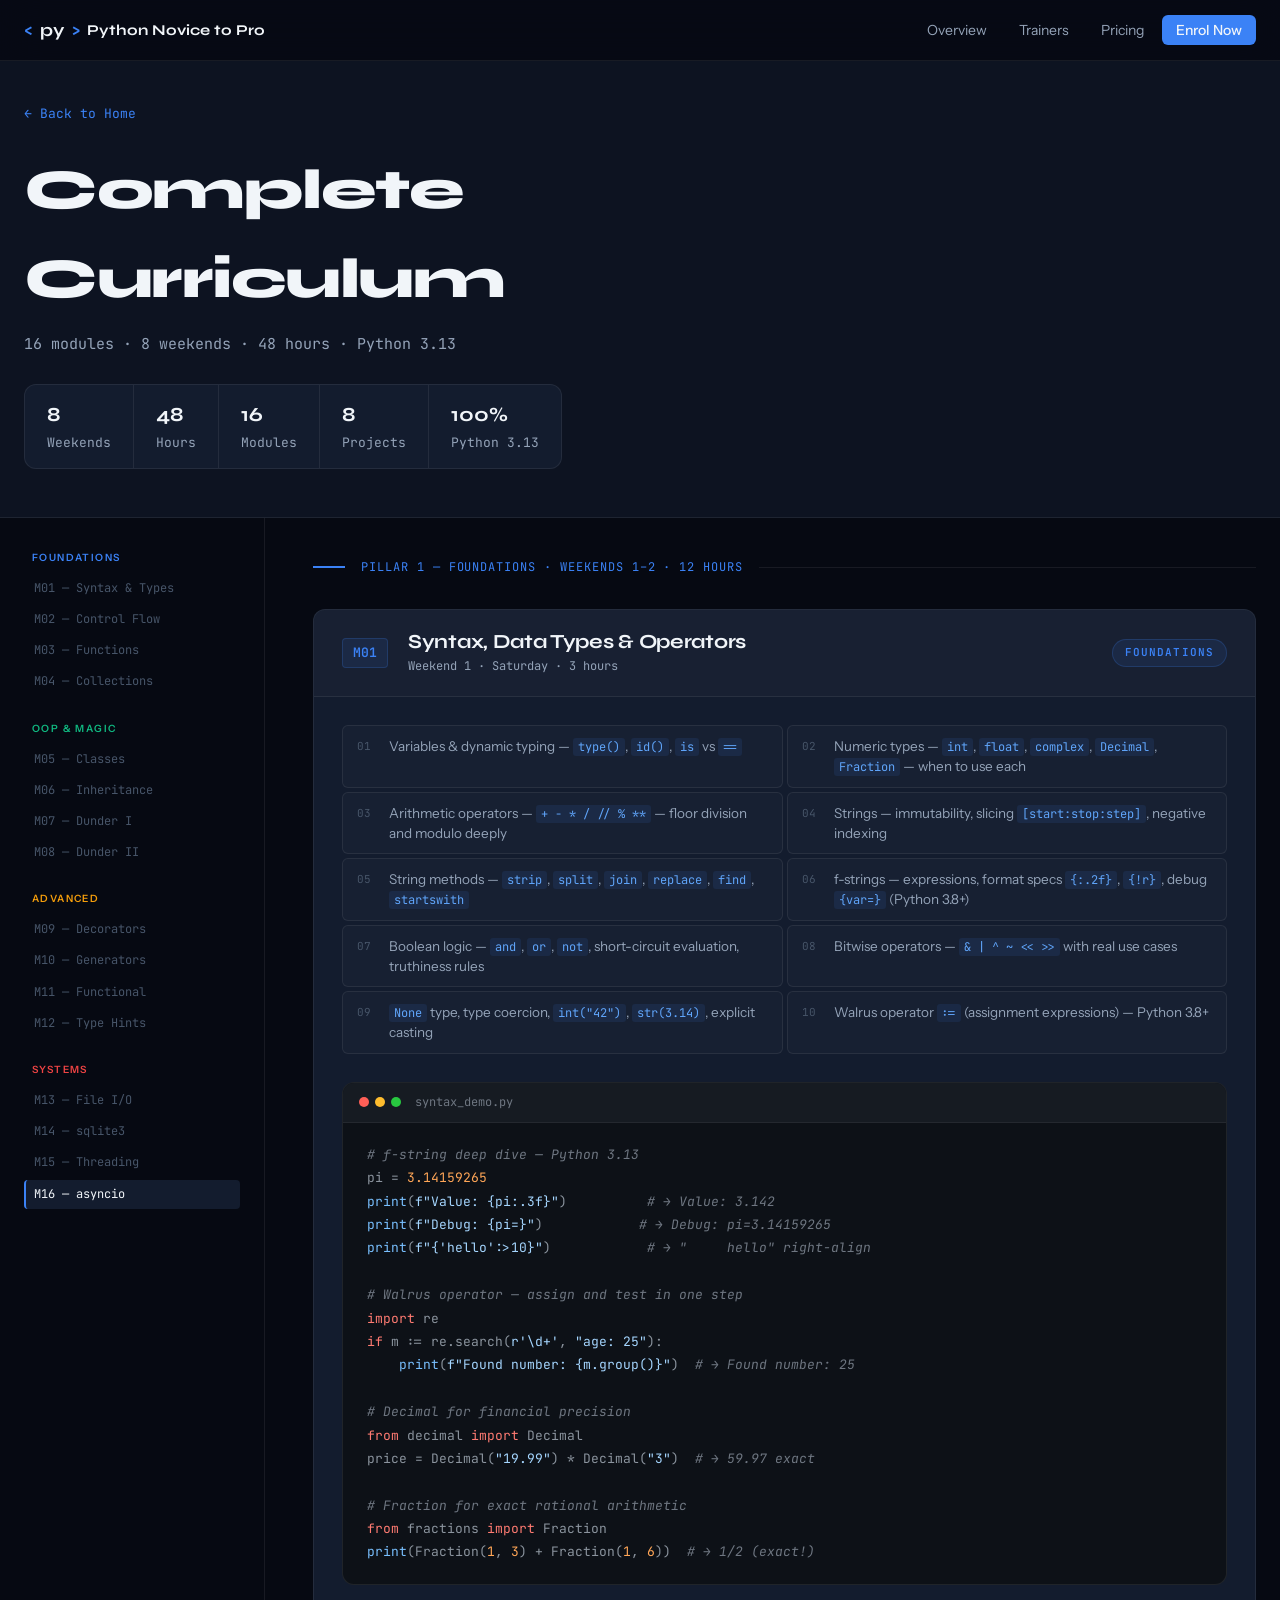
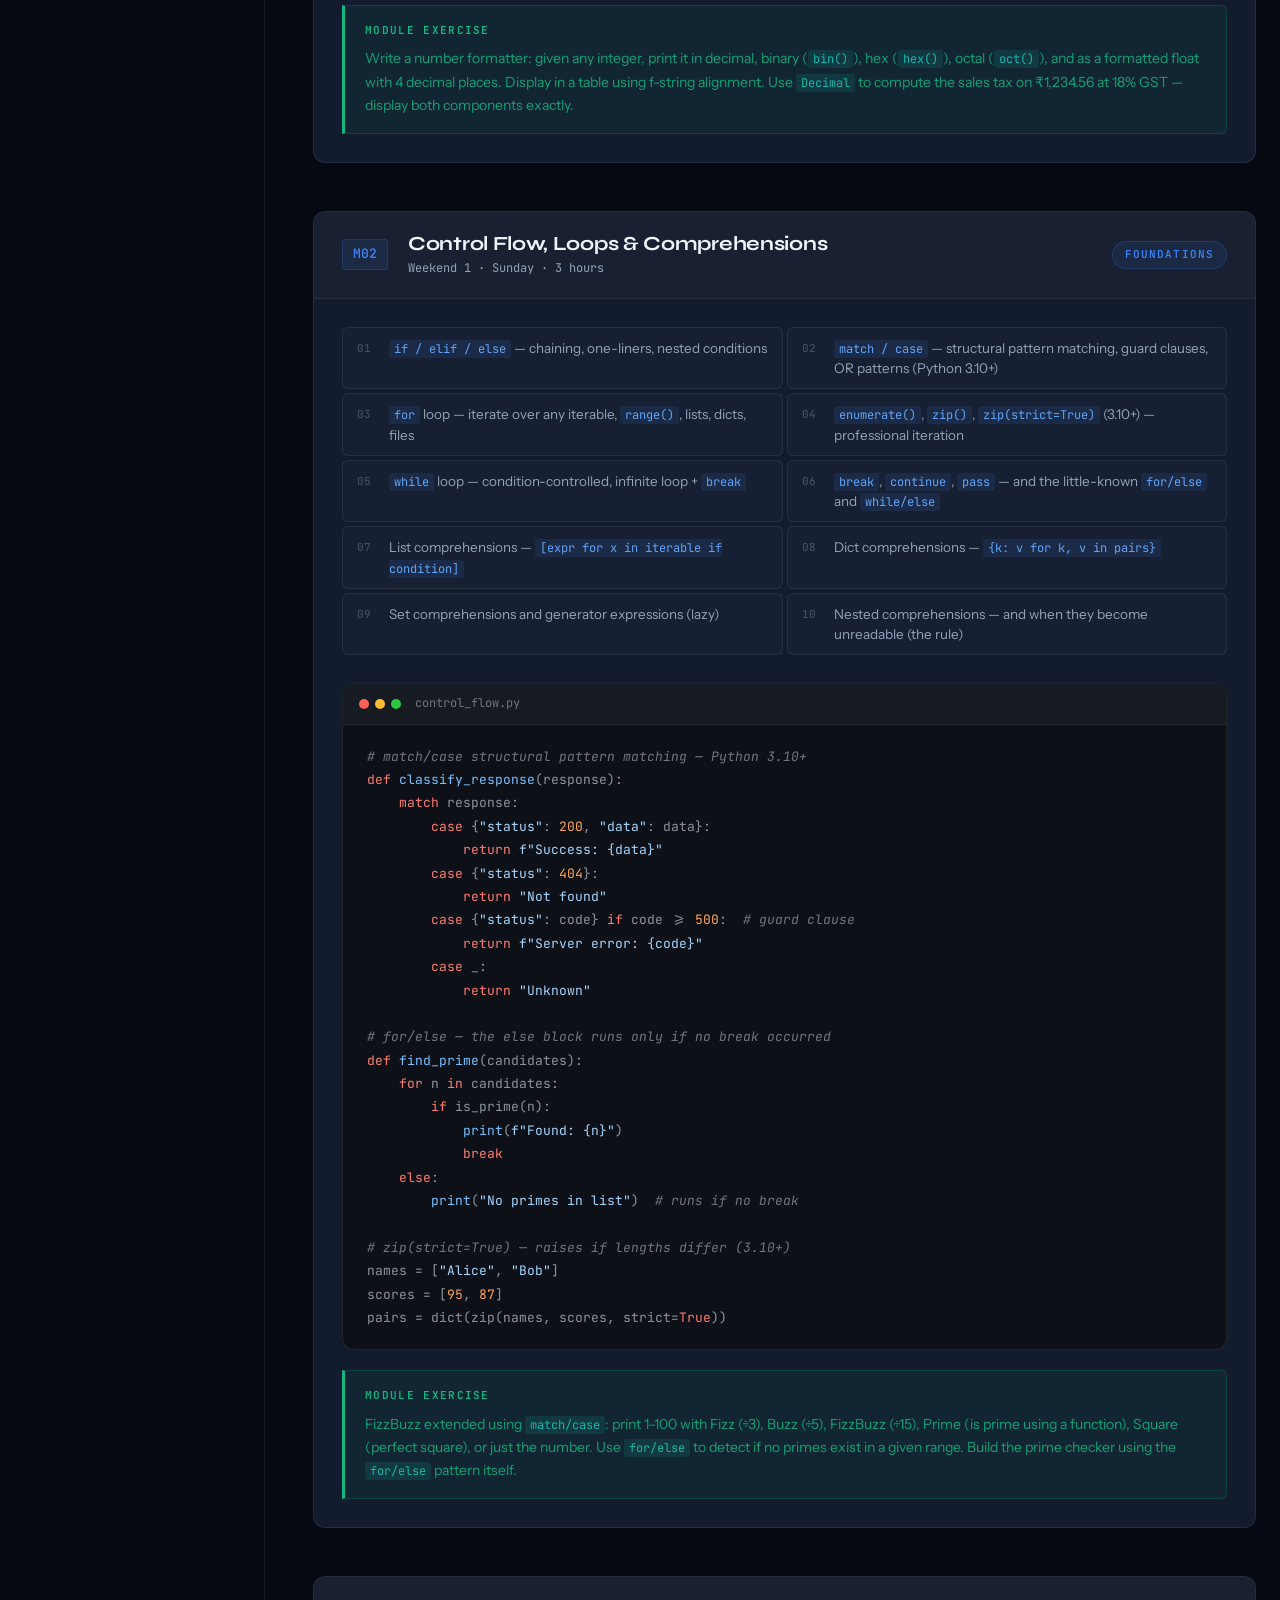
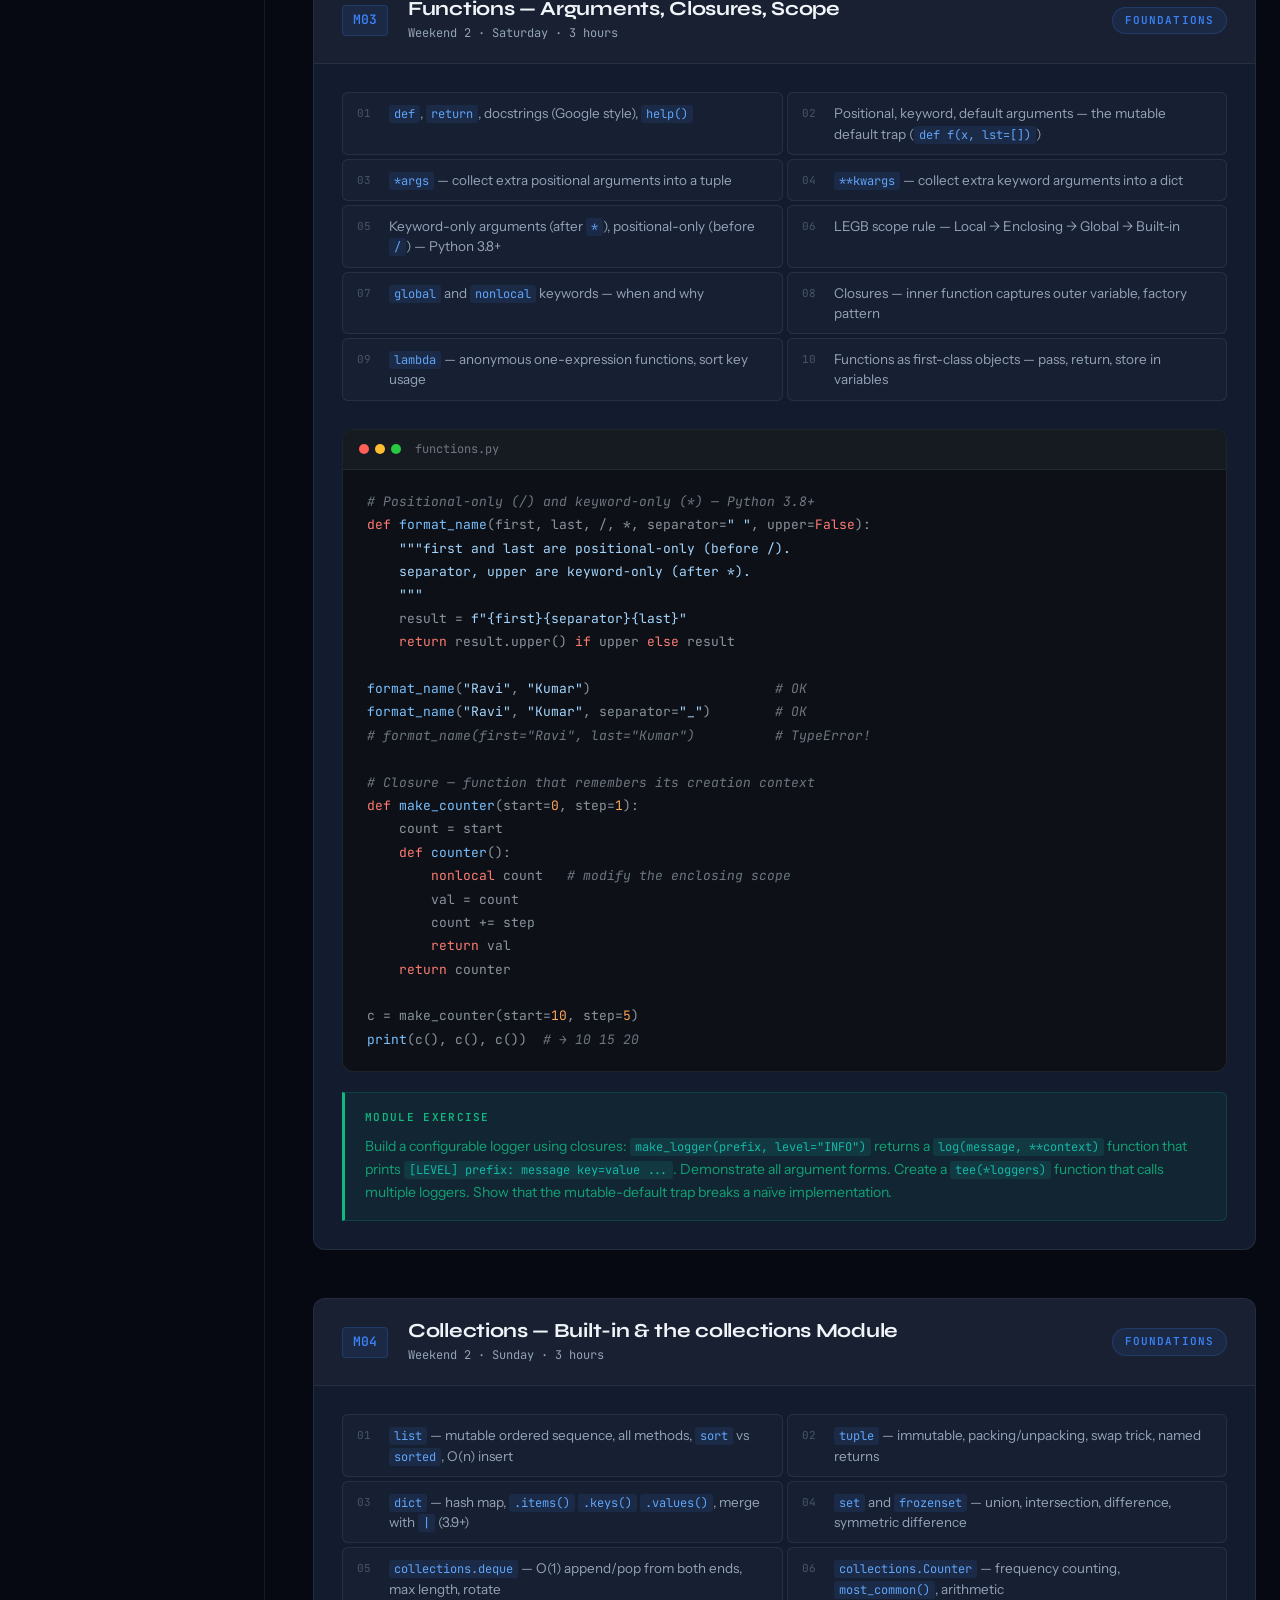
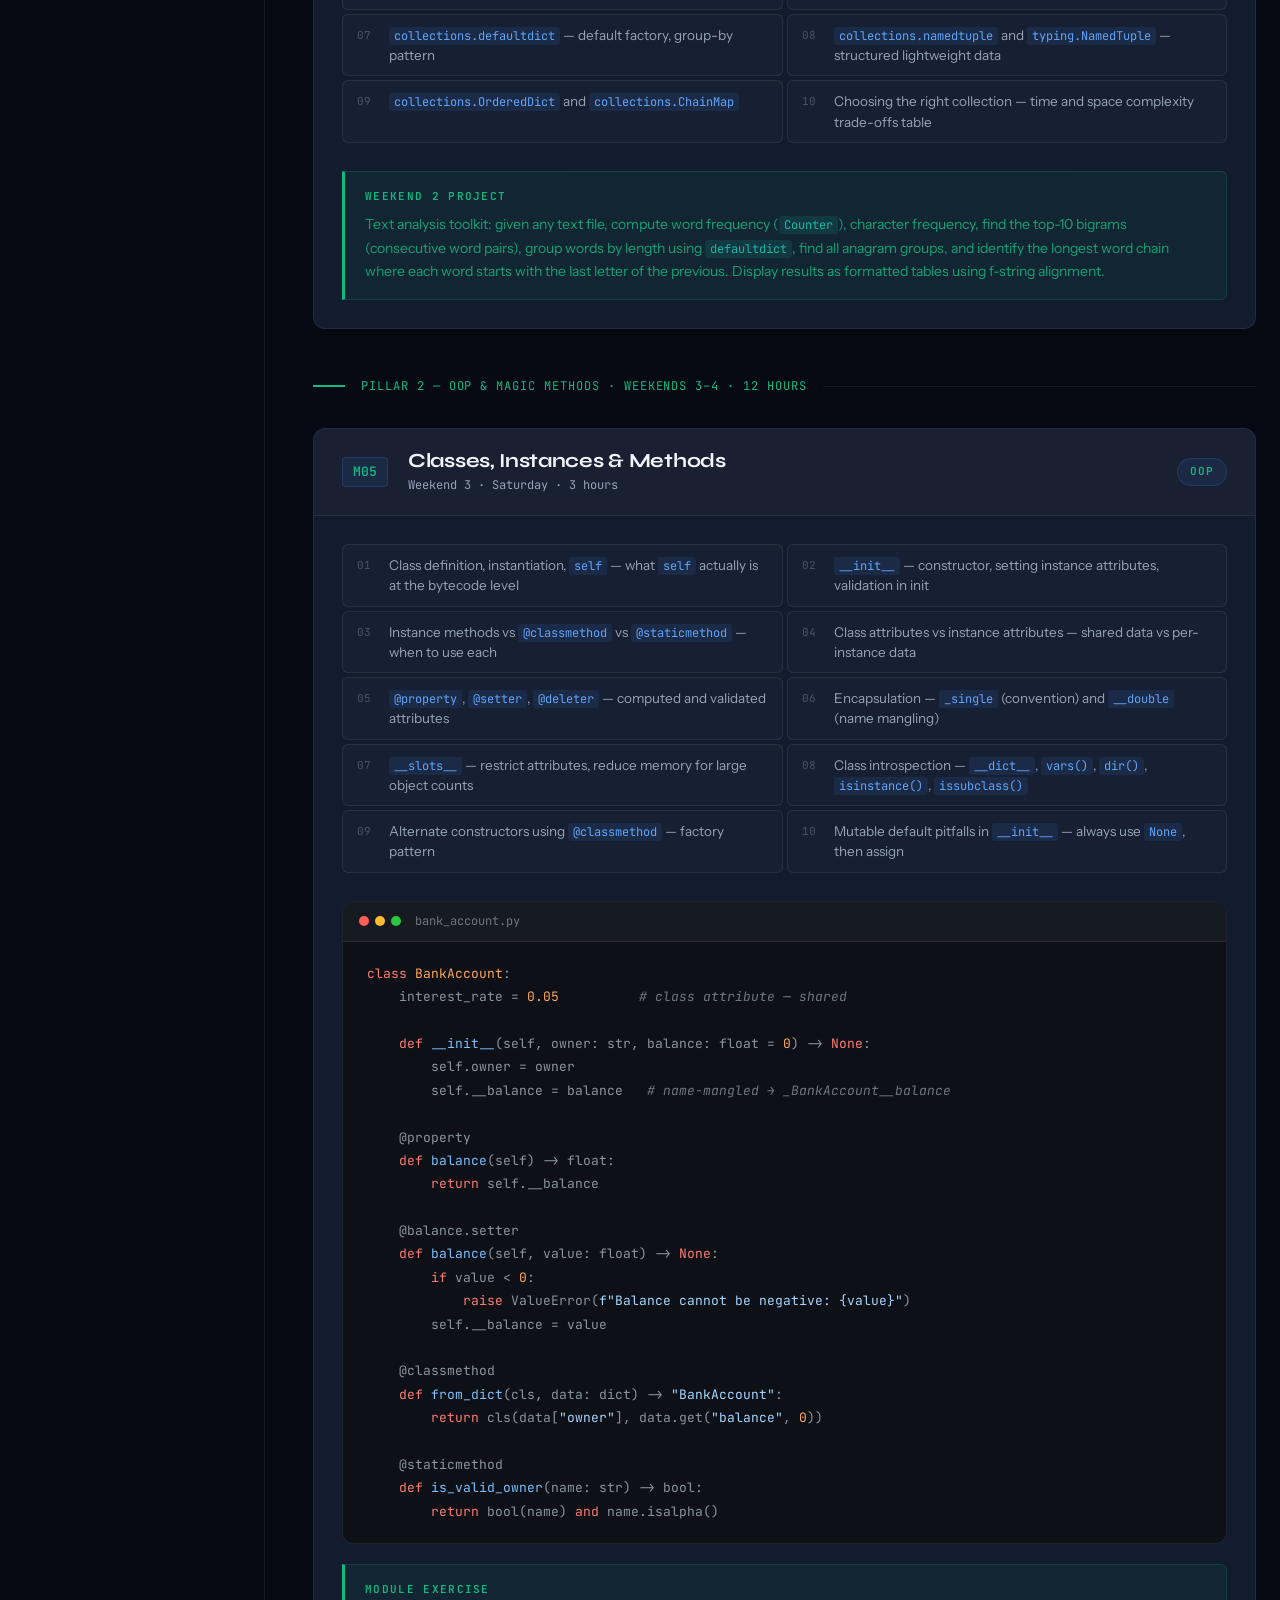
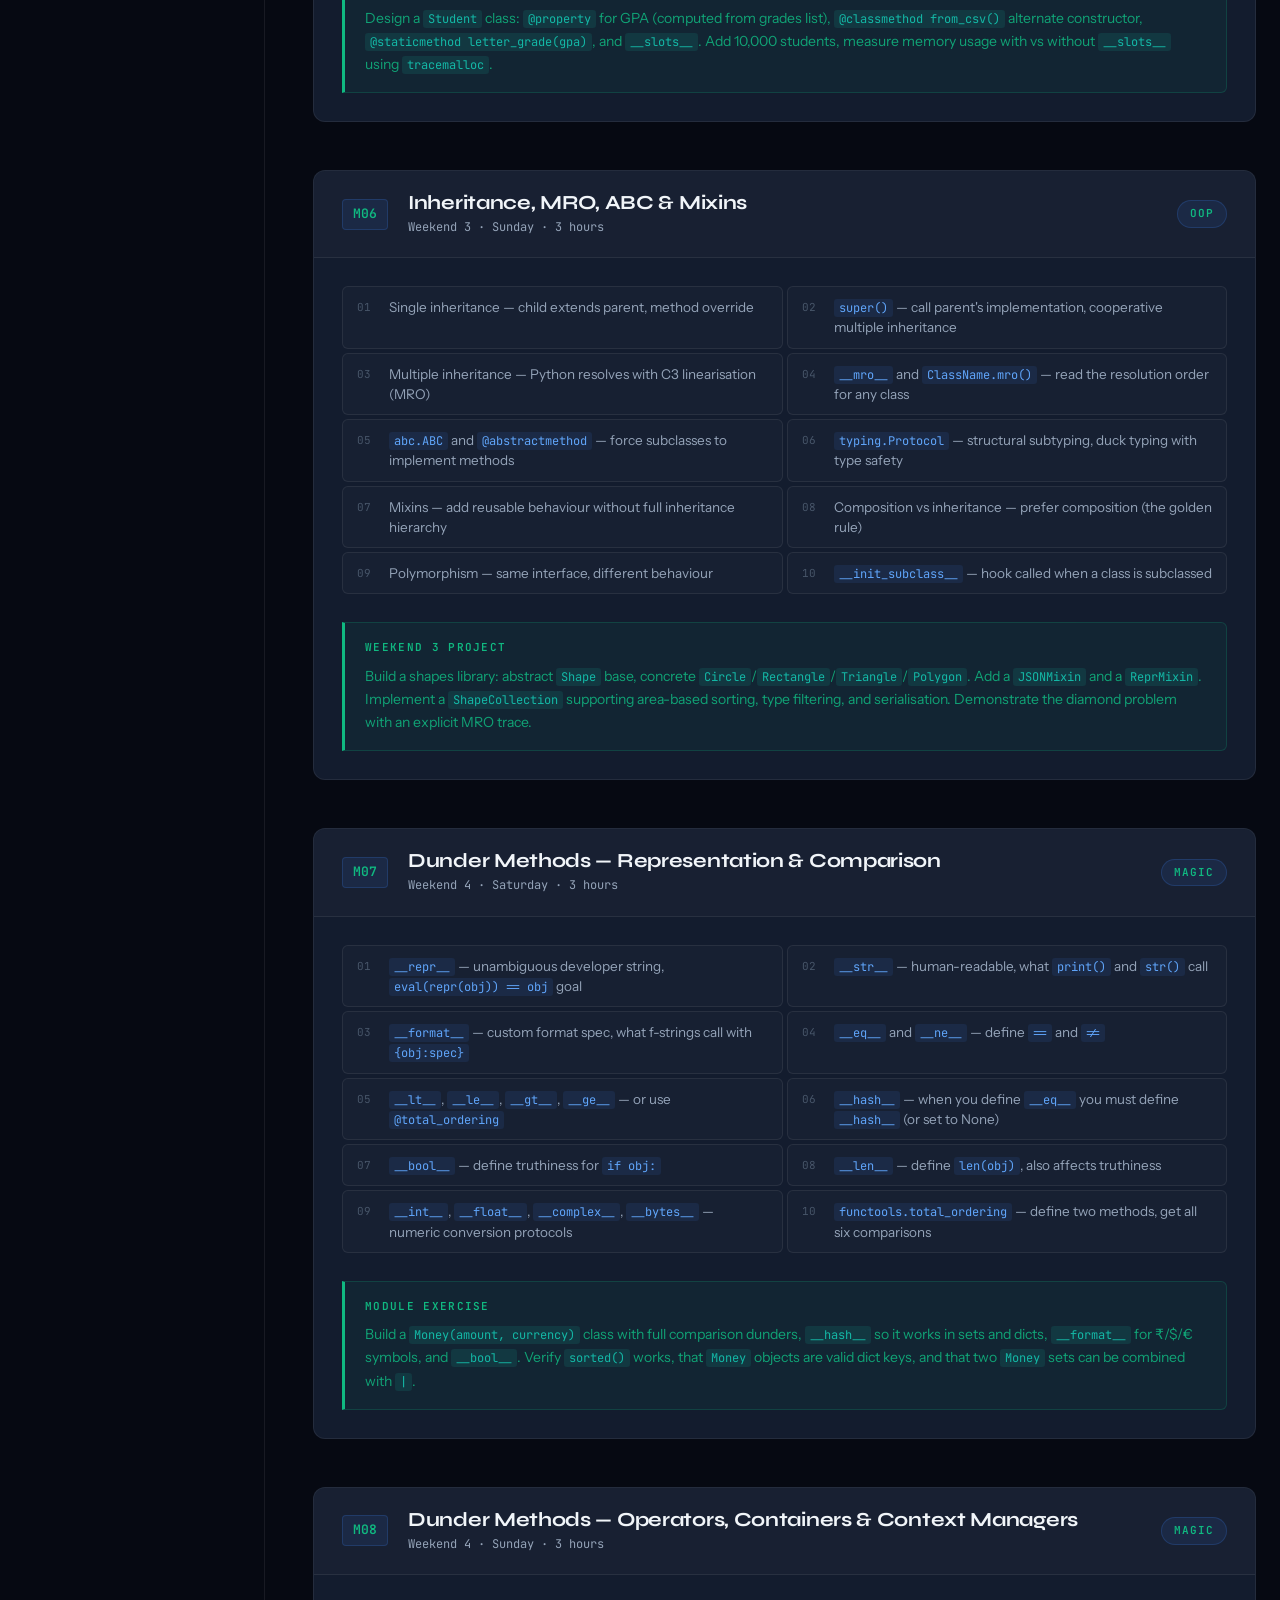
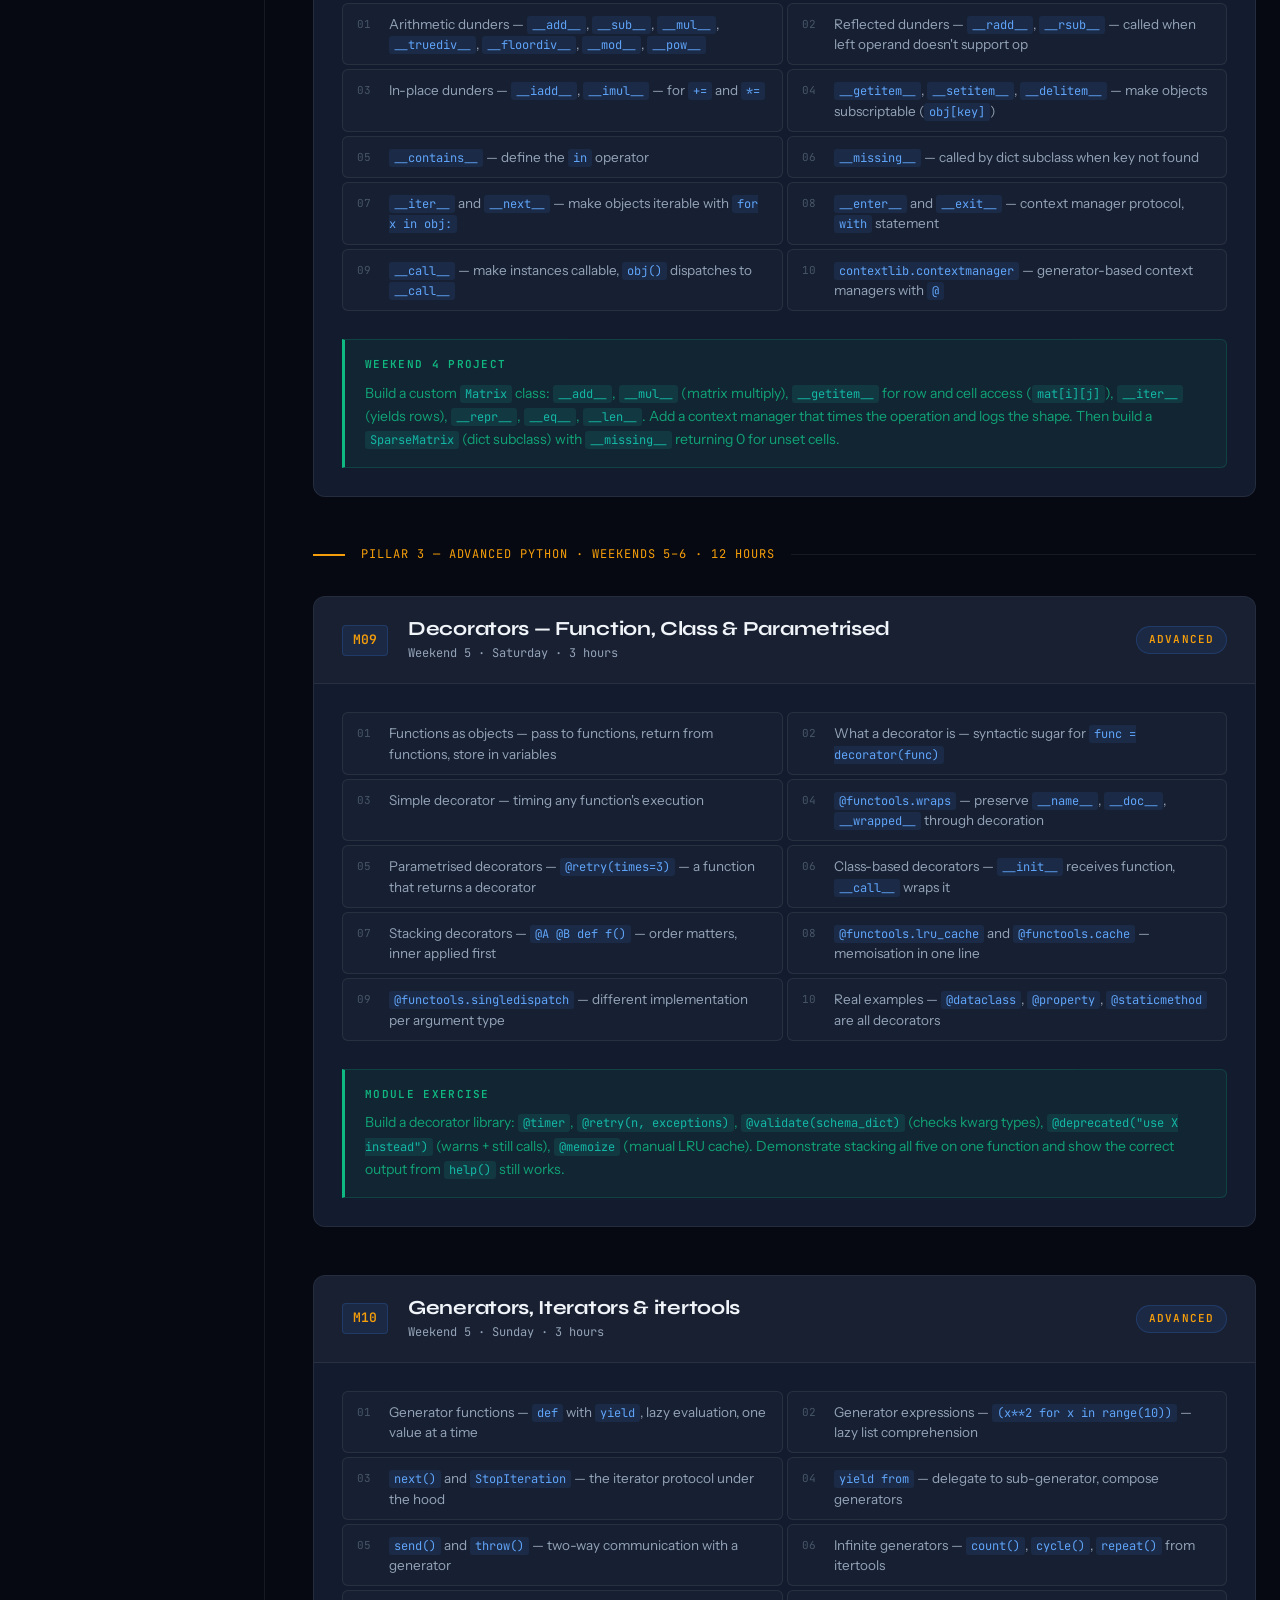
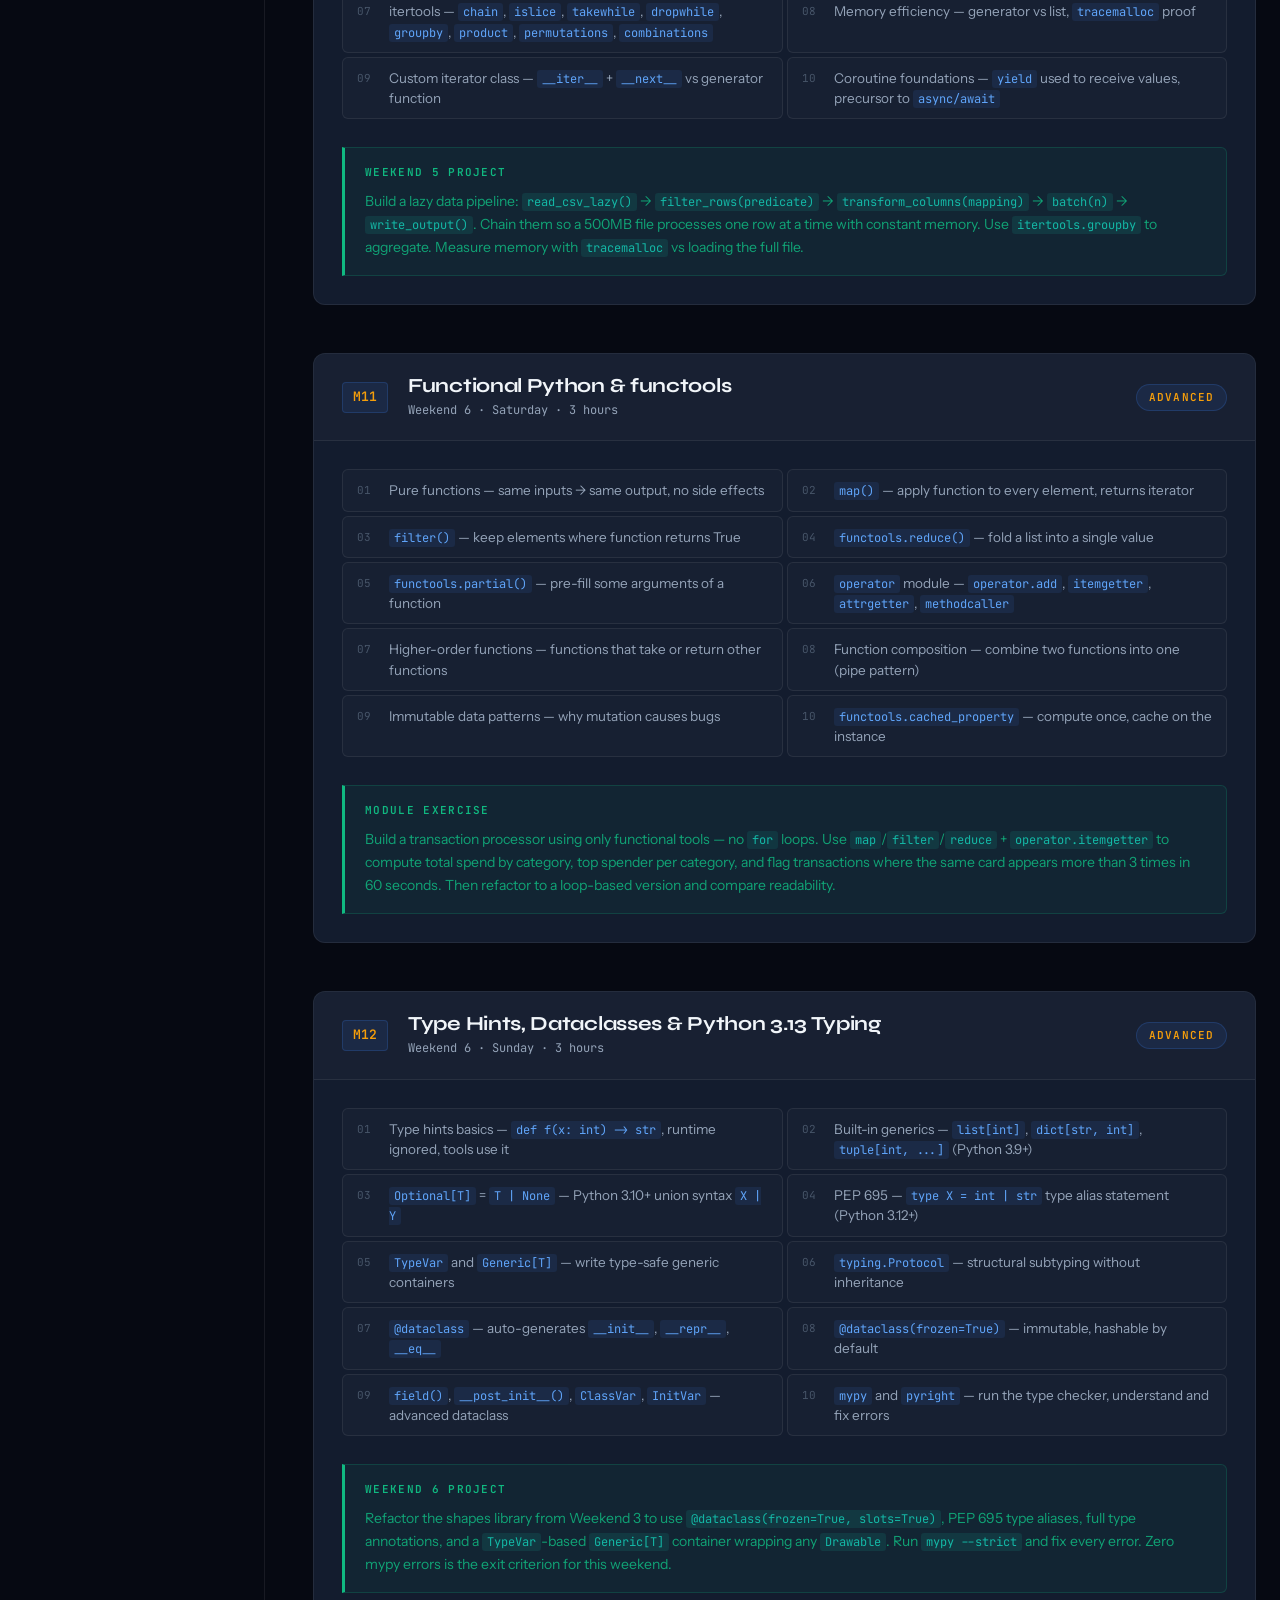
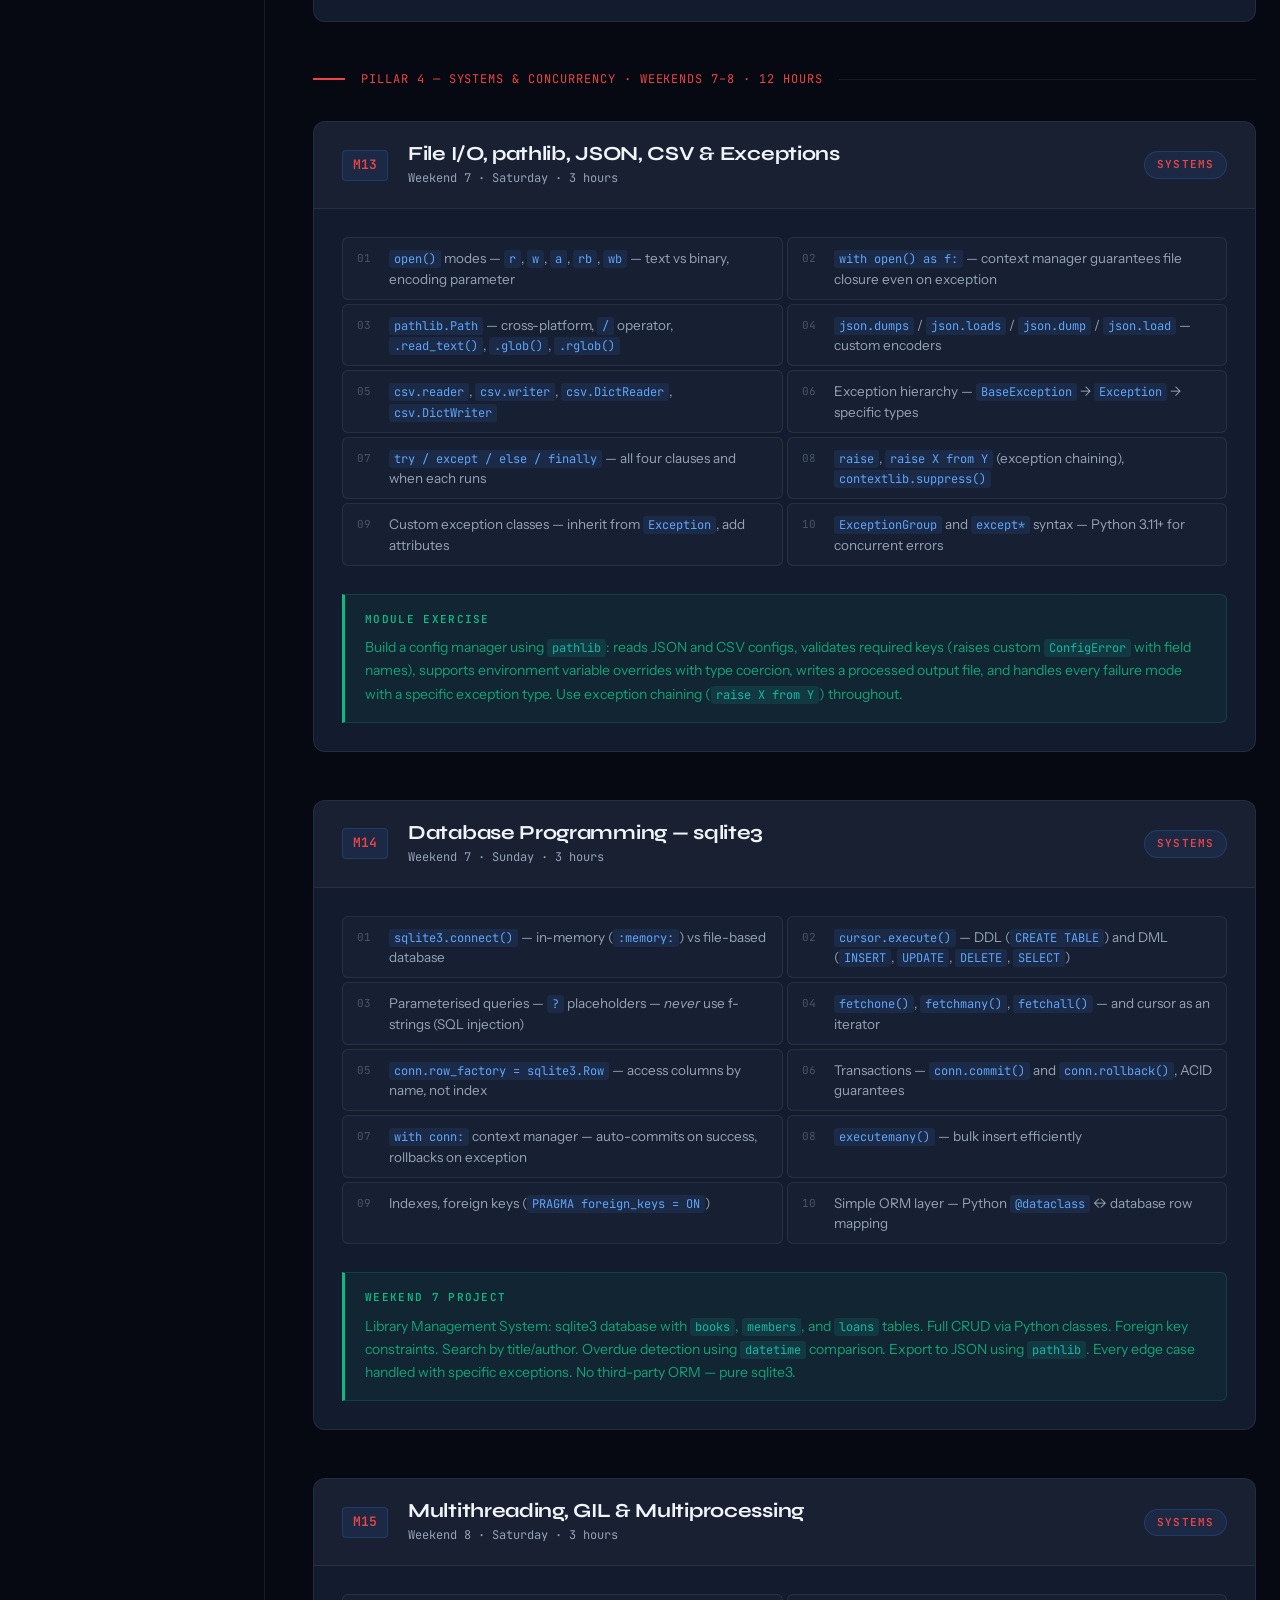
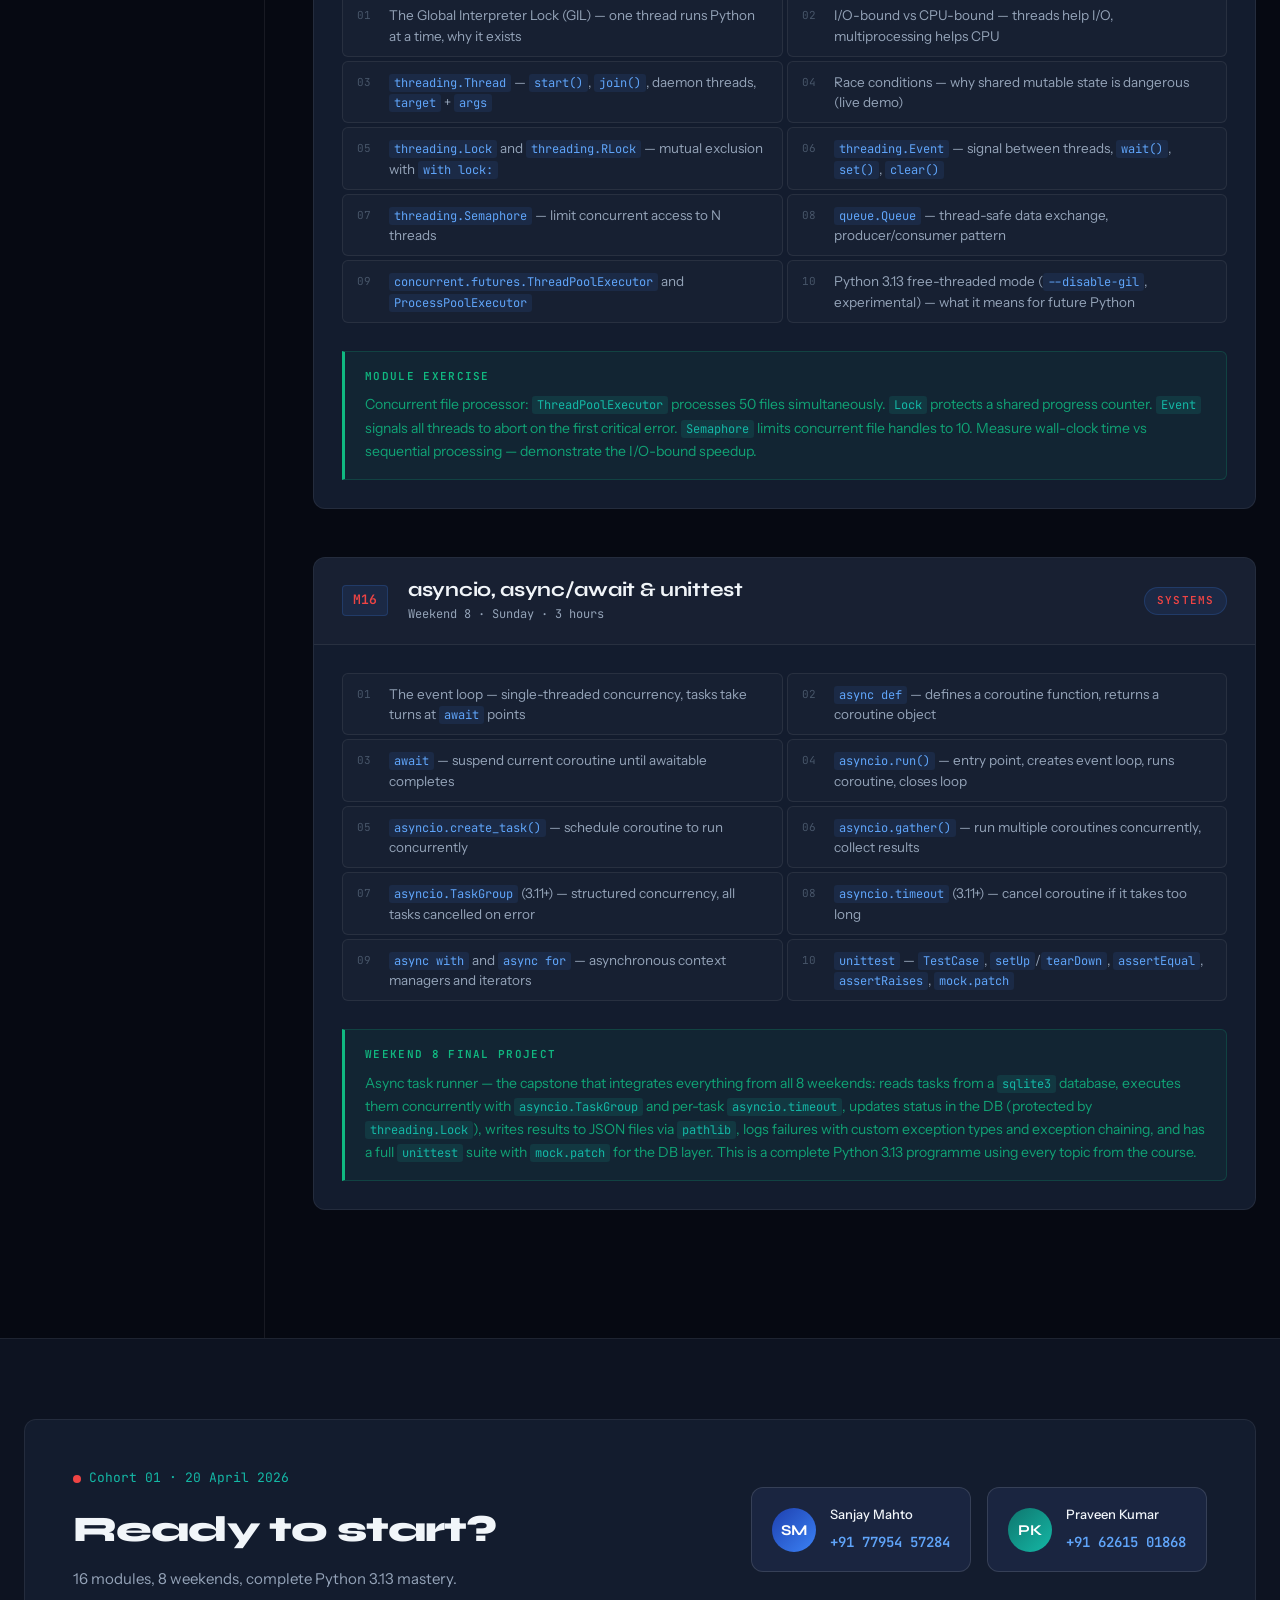
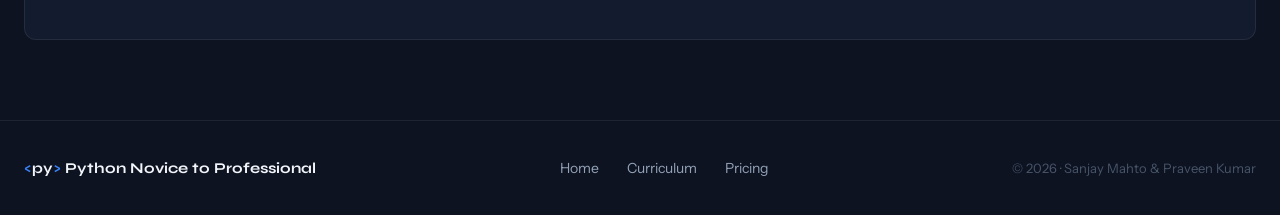
<file: curriculum.html>
<!DOCTYPE html>
<html lang="en">
<head>
  <meta charset="UTF-8" />
  <meta name="viewport" content="width=device-width, initial-scale=1.0" />
  <title>Full Curriculum — Python Novice to Professional</title>
  <link rel="preconnect" href="https://fonts.googleapis.com" />
  <link href="https://fonts.googleapis.com/css2?family=Syne:wght@400;500;600;700;800&family=JetBrains+Mono:wght@300;400;500;600&family=Instrument+Sans:ital,wght@0,300;0,400;0,500;0,600;1,400&display=swap" rel="stylesheet" />
  <link rel="stylesheet" href="styles.css" />
  <link rel="stylesheet" href="curriculum.css" />
</head>
<body>

  <nav class="nav" id="nav">
    <div class="nav-inner">
      <a href="index.html" class="nav-logo">
        <span class="logo-bracket">&lt;</span>py<span class="logo-bracket">&gt;</span>
        <span class="logo-text">Python Novice to Pro</span>
      </a>
      <ul class="nav-links">
        <li><a href="index.html#curriculum">Overview</a></li>
        <li><a href="index.html#trainers">Trainers</a></li>
        <li><a href="index.html#pricing">Pricing</a></li>
        <li><a href="index.html#contact" class="nav-cta">Enrol Now</a></li>
      </ul>
      <button class="hamburger" id="hamburger" aria-label="Toggle menu">
        <span></span><span></span><span></span>
      </button>
    </div>
  </nav>

  <!-- CURRICULUM HERO -->
  <div class="curr-hero">
    <div class="container">
      <div class="curr-hero-inner">
        <a href="index.html" class="back-link">← Back to Home</a>
        <h1>Complete Curriculum</h1>
        <p>16 modules · 8 weekends · 48 hours · Python 3.13</p>
        <div class="curr-stats">
          <div class="cs"><span>8</span> Weekends</div>
          <div class="cs"><span>48</span> Hours</div>
          <div class="cs"><span>16</span> Modules</div>
          <div class="cs"><span>8</span> Projects</div>
          <div class="cs"><span>100%</span> Python 3.13</div>
        </div>
      </div>
    </div>
  </div>

  <!-- TOC SIDEBAR + CONTENT -->
  <div class="curr-layout">

    <!-- Sticky sidebar TOC -->
    <aside class="curr-toc">
      <div class="toc-inner">
        <div class="toc-section">
          <div class="toc-pillar" style="--tc:#3B82F6">Foundations</div>
          <a href="#m01" class="toc-link">M01 — Syntax &amp; Types</a>
          <a href="#m02" class="toc-link">M02 — Control Flow</a>
          <a href="#m03" class="toc-link">M03 — Functions</a>
          <a href="#m04" class="toc-link">M04 — Collections</a>
        </div>
        <div class="toc-section">
          <div class="toc-pillar" style="--tc:#10B981">OOP &amp; Magic</div>
          <a href="#m05" class="toc-link">M05 — Classes</a>
          <a href="#m06" class="toc-link">M06 — Inheritance</a>
          <a href="#m07" class="toc-link">M07 — Dunder I</a>
          <a href="#m08" class="toc-link">M08 — Dunder II</a>
        </div>
        <div class="toc-section">
          <div class="toc-pillar" style="--tc:#F59E0B">Advanced</div>
          <a href="#m09" class="toc-link">M09 — Decorators</a>
          <a href="#m10" class="toc-link">M10 — Generators</a>
          <a href="#m11" class="toc-link">M11 — Functional</a>
          <a href="#m12" class="toc-link">M12 — Type Hints</a>
        </div>
        <div class="toc-section">
          <div class="toc-pillar" style="--tc:#EF4444">Systems</div>
          <a href="#m13" class="toc-link">M13 — File I/O</a>
          <a href="#m14" class="toc-link">M14 — sqlite3</a>
          <a href="#m15" class="toc-link">M15 — Threading</a>
          <a href="#m16" class="toc-link">M16 — asyncio</a>
        </div>
      </div>
    </aside>

    <!-- Main content -->
    <main class="curr-main">

      <!-- PILLAR 1 -->
      <div class="pillar-divider" style="--pc:#3B82F6">
        <span>Pillar 1 — Foundations · Weekends 1–2 · 12 hours</span>
      </div>

      <!-- M01 -->
      <div class="module" id="m01">
        <div class="module-head" style="--mc:#3B82F6">
          <div class="mh-left">
            <span class="mh-num">M01</span>
            <div>
              <h2>Syntax, Data Types &amp; Operators</h2>
              <span class="mh-meta">Weekend 1 · Saturday · 3 hours</span>
            </div>
          </div>
          <span class="mh-badge" style="--mc:#3B82F6">Foundations</span>
        </div>
        <div class="module-body">
          <div class="topic-list">
            <div class="topic-item"><span class="ti-n">01</span><span>Variables &amp; dynamic typing — <code>type()</code>, <code>id()</code>, <code>is</code> vs <code>==</code></span></div>
            <div class="topic-item"><span class="ti-n">02</span><span>Numeric types — <code>int</code>, <code>float</code>, <code>complex</code>, <code>Decimal</code>, <code>Fraction</code> — when to use each</span></div>
            <div class="topic-item"><span class="ti-n">03</span><span>Arithmetic operators — <code>+  -  *  /  //  %  **</code> — floor division and modulo deeply</span></div>
            <div class="topic-item"><span class="ti-n">04</span><span>Strings — immutability, slicing <code>[start:stop:step]</code>, negative indexing</span></div>
            <div class="topic-item"><span class="ti-n">05</span><span>String methods — <code>strip</code>, <code>split</code>, <code>join</code>, <code>replace</code>, <code>find</code>, <code>startswith</code></span></div>
            <div class="topic-item"><span class="ti-n">06</span><span>f-strings — expressions, format specs <code>{:.2f}</code>, <code>{!r}</code>, debug <code>{var=}</code> (Python 3.8+)</span></div>
            <div class="topic-item"><span class="ti-n">07</span><span>Boolean logic — <code>and</code>, <code>or</code>, <code>not</code>, short-circuit evaluation, truthiness rules</span></div>
            <div class="topic-item"><span class="ti-n">08</span><span>Bitwise operators — <code>&amp;  |  ^  ~  &lt;&lt;  &gt;&gt;</code> with real use cases</span></div>
            <div class="topic-item"><span class="ti-n">09</span><span><code>None</code> type, type coercion, <code>int("42")</code>, <code>str(3.14)</code>, explicit casting</span></div>
            <div class="topic-item"><span class="ti-n">10</span><span>Walrus operator <code>:=</code> (assignment expressions) — Python 3.8+</span></div>
          </div>
          <div class="code-block">
            <div class="cb-header"><span class="cb-dot r"></span><span class="cb-dot y"></span><span class="cb-dot g"></span><span class="cb-file">syntax_demo.py</span></div>
            <pre><code><span class="cm"># f-string deep dive — Python 3.13</span>
pi = <span class="num">3.14159265</span>
<span class="fn">print</span>(<span class="st">f"Value: {pi:.3f}"</span>)          <span class="cm"># → Value: 3.142</span>
<span class="fn">print</span>(<span class="st">f"Debug: {pi=}"</span>)            <span class="cm"># → Debug: pi=3.14159265</span>
<span class="fn">print</span>(<span class="st">f"{'hello':>10}"</span>)            <span class="cm"># → "     hello" right-align</span>

<span class="cm"># Walrus operator — assign and test in one step</span>
<span class="kw">import</span> re
<span class="kw">if</span> m := re.search(<span class="st">r'\d+'</span>, <span class="st">"age: 25"</span>):
    <span class="fn">print</span>(<span class="st">f"Found number: {m.group()}"</span>)  <span class="cm"># → Found number: 25</span>

<span class="cm"># Decimal for financial precision</span>
<span class="kw">from</span> decimal <span class="kw">import</span> Decimal
price = Decimal(<span class="st">"19.99"</span>) * Decimal(<span class="st">"3"</span>)  <span class="cm"># → 59.97 exact</span>

<span class="cm"># Fraction for exact rational arithmetic</span>
<span class="kw">from</span> fractions <span class="kw">import</span> Fraction
<span class="fn">print</span>(Fraction(<span class="num">1</span>, <span class="num">3</span>) + Fraction(<span class="num">1</span>, <span class="num">6</span>))  <span class="cm"># → 1/2 (exact!)</span></code></pre>
          </div>
          <div class="project-box">
            <div class="pb-title">Module exercise</div>
            <div class="pb-body">Write a number formatter: given any integer, print it in decimal, binary (<code>bin()</code>), hex (<code>hex()</code>), octal (<code>oct()</code>), and as a formatted float with 4 decimal places. Display in a table using f-string alignment. Use <code>Decimal</code> to compute the sales tax on ₹1,234.56 at 18% GST — display both components exactly.</div>
          </div>
        </div>
      </div>

      <!-- M02 -->
      <div class="module" id="m02">
        <div class="module-head" style="--mc:#3B82F6">
          <div class="mh-left">
            <span class="mh-num">M02</span>
            <div>
              <h2>Control Flow, Loops &amp; Comprehensions</h2>
              <span class="mh-meta">Weekend 1 · Sunday · 3 hours</span>
            </div>
          </div>
          <span class="mh-badge" style="--mc:#3B82F6">Foundations</span>
        </div>
        <div class="module-body">
          <div class="topic-list">
            <div class="topic-item"><span class="ti-n">01</span><span><code>if / elif / else</code> — chaining, one-liners, nested conditions</span></div>
            <div class="topic-item"><span class="ti-n">02</span><span><code>match / case</code> — structural pattern matching, guard clauses, OR patterns (Python 3.10+)</span></div>
            <div class="topic-item"><span class="ti-n">03</span><span><code>for</code> loop — iterate over any iterable, <code>range()</code>, lists, dicts, files</span></div>
            <div class="topic-item"><span class="ti-n">04</span><span><code>enumerate()</code>, <code>zip()</code>, <code>zip(strict=True)</code> (3.10+) — professional iteration</span></div>
            <div class="topic-item"><span class="ti-n">05</span><span><code>while</code> loop — condition-controlled, infinite loop + <code>break</code></span></div>
            <div class="topic-item"><span class="ti-n">06</span><span><code>break</code>, <code>continue</code>, <code>pass</code> — and the little-known <code>for/else</code> and <code>while/else</code></span></div>
            <div class="topic-item"><span class="ti-n">07</span><span>List comprehensions — <code>[expr for x in iterable if condition]</code></span></div>
            <div class="topic-item"><span class="ti-n">08</span><span>Dict comprehensions — <code>{k: v for k, v in pairs}</code></span></div>
            <div class="topic-item"><span class="ti-n">09</span><span>Set comprehensions and generator expressions (lazy)</span></div>
            <div class="topic-item"><span class="ti-n">10</span><span>Nested comprehensions — and when they become unreadable (the rule)</span></div>
          </div>
          <div class="code-block">
            <div class="cb-header"><span class="cb-dot r"></span><span class="cb-dot y"></span><span class="cb-dot g"></span><span class="cb-file">control_flow.py</span></div>
            <pre><code><span class="cm"># match/case structural pattern matching — Python 3.10+</span>
<span class="kw">def</span> <span class="fn">classify_response</span>(response):
    <span class="kw">match</span> response:
        <span class="kw">case</span> {<span class="st">"status"</span>: <span class="num">200</span>, <span class="st">"data"</span>: data}:
            <span class="kw">return</span> <span class="st">f"Success: {data}"</span>
        <span class="kw">case</span> {<span class="st">"status"</span>: <span class="num">404</span>}:
            <span class="kw">return</span> <span class="st">"Not found"</span>
        <span class="kw">case</span> {<span class="st">"status"</span>: code} <span class="kw">if</span> code >= <span class="num">500</span>:  <span class="cm"># guard clause</span>
            <span class="kw">return</span> <span class="st">f"Server error: {code}"</span>
        <span class="kw">case</span> _:
            <span class="kw">return</span> <span class="st">"Unknown"</span>

<span class="cm"># for/else — the else block runs only if no break occurred</span>
<span class="kw">def</span> <span class="fn">find_prime</span>(candidates):
    <span class="kw">for</span> n <span class="kw">in</span> candidates:
        <span class="kw">if</span> is_prime(n):
            <span class="fn">print</span>(<span class="st">f"Found: {n}"</span>)
            <span class="kw">break</span>
    <span class="kw">else</span>:
        <span class="fn">print</span>(<span class="st">"No primes in list"</span>)  <span class="cm"># runs if no break</span>

<span class="cm"># zip(strict=True) — raises if lengths differ (3.10+)</span>
names = [<span class="st">"Alice"</span>, <span class="st">"Bob"</span>]
scores = [<span class="num">95</span>, <span class="num">87</span>]
pairs = dict(zip(names, scores, strict=<span class="kw">True</span>))</code></pre>
          </div>
          <div class="project-box">
            <div class="pb-title">Module exercise</div>
            <div class="pb-body">FizzBuzz extended using <code>match/case</code>: print 1–100 with Fizz (÷3), Buzz (÷5), FizzBuzz (÷15), Prime (is prime using a function), Square (perfect square), or just the number. Use <code>for/else</code> to detect if no primes exist in a given range. Build the prime checker using the <code>for/else</code> pattern itself.</div>
          </div>
        </div>
      </div>

      <!-- M03 -->
      <div class="module" id="m03">
        <div class="module-head" style="--mc:#3B82F6">
          <div class="mh-left">
            <span class="mh-num">M03</span>
            <div>
              <h2>Functions — Arguments, Closures, Scope</h2>
              <span class="mh-meta">Weekend 2 · Saturday · 3 hours</span>
            </div>
          </div>
          <span class="mh-badge" style="--mc:#3B82F6">Foundations</span>
        </div>
        <div class="module-body">
          <div class="topic-list">
            <div class="topic-item"><span class="ti-n">01</span><span><code>def</code>, <code>return</code>, docstrings (Google style), <code>help()</code></span></div>
            <div class="topic-item"><span class="ti-n">02</span><span>Positional, keyword, default arguments — the mutable default trap (<code>def f(x, lst=[])</code>)</span></div>
            <div class="topic-item"><span class="ti-n">03</span><span><code>*args</code> — collect extra positional arguments into a tuple</span></div>
            <div class="topic-item"><span class="ti-n">04</span><span><code>**kwargs</code> — collect extra keyword arguments into a dict</span></div>
            <div class="topic-item"><span class="ti-n">05</span><span>Keyword-only arguments (after <code>*</code>), positional-only (before <code>/</code>) — Python 3.8+</span></div>
            <div class="topic-item"><span class="ti-n">06</span><span>LEGB scope rule — Local → Enclosing → Global → Built-in</span></div>
            <div class="topic-item"><span class="ti-n">07</span><span><code>global</code> and <code>nonlocal</code> keywords — when and why</span></div>
            <div class="topic-item"><span class="ti-n">08</span><span>Closures — inner function captures outer variable, factory pattern</span></div>
            <div class="topic-item"><span class="ti-n">09</span><span><code>lambda</code> — anonymous one-expression functions, sort key usage</span></div>
            <div class="topic-item"><span class="ti-n">10</span><span>Functions as first-class objects — pass, return, store in variables</span></div>
          </div>
          <div class="code-block">
            <div class="cb-header"><span class="cb-dot r"></span><span class="cb-dot y"></span><span class="cb-dot g"></span><span class="cb-file">functions.py</span></div>
            <pre><code><span class="cm"># Positional-only (/) and keyword-only (*) — Python 3.8+</span>
<span class="kw">def</span> <span class="fn">format_name</span>(first, last, /, *, separator=<span class="st">" "</span>, upper=<span class="kw">False</span>):
    <span class="st">"""first and last are positional-only (before /).
    separator, upper are keyword-only (after *).
    """</span>
    result = <span class="st">f"{first}{separator}{last}"</span>
    <span class="kw">return</span> result.upper() <span class="kw">if</span> upper <span class="kw">else</span> result

<span class="fn">format_name</span>(<span class="st">"Ravi"</span>, <span class="st">"Kumar"</span>)                       <span class="cm"># OK</span>
<span class="fn">format_name</span>(<span class="st">"Ravi"</span>, <span class="st">"Kumar"</span>, separator=<span class="st">"_"</span>)        <span class="cm"># OK</span>
<span class="cm"># format_name(first="Ravi", last="Kumar")          # TypeError!</span>

<span class="cm"># Closure — function that remembers its creation context</span>
<span class="kw">def</span> <span class="fn">make_counter</span>(start=<span class="num">0</span>, step=<span class="num">1</span>):
    count = start
    <span class="kw">def</span> <span class="fn">counter</span>():
        <span class="kw">nonlocal</span> count   <span class="cm"># modify the enclosing scope</span>
        val = count
        count += step
        <span class="kw">return</span> val
    <span class="kw">return</span> counter

c = make_counter(start=<span class="num">10</span>, step=<span class="num">5</span>)
<span class="fn">print</span>(c(), c(), c())  <span class="cm"># → 10 15 20</span></code></pre>
          </div>
          <div class="project-box">
            <div class="pb-title">Module exercise</div>
            <div class="pb-body">Build a configurable logger using closures: <code>make_logger(prefix, level="INFO")</code> returns a <code>log(message, **context)</code> function that prints <code>[LEVEL] prefix: message key=value ...</code>. Demonstrate all argument forms. Create a <code>tee(*loggers)</code> function that calls multiple loggers. Show that the mutable-default trap breaks a naïve implementation.</div>
          </div>
        </div>
      </div>

      <!-- M04 -->
      <div class="module" id="m04">
        <div class="module-head" style="--mc:#3B82F6">
          <div class="mh-left">
            <span class="mh-num">M04</span>
            <div>
              <h2>Collections — Built-in &amp; the collections Module</h2>
              <span class="mh-meta">Weekend 2 · Sunday · 3 hours</span>
            </div>
          </div>
          <span class="mh-badge" style="--mc:#3B82F6">Foundations</span>
        </div>
        <div class="module-body">
          <div class="topic-list">
            <div class="topic-item"><span class="ti-n">01</span><span><code>list</code> — mutable ordered sequence, all methods, <code>sort</code> vs <code>sorted</code>, O(n) insert</span></div>
            <div class="topic-item"><span class="ti-n">02</span><span><code>tuple</code> — immutable, packing/unpacking, swap trick, named returns</span></div>
            <div class="topic-item"><span class="ti-n">03</span><span><code>dict</code> — hash map, <code>.items()</code> <code>.keys()</code> <code>.values()</code>, merge with <code>|</code> (3.9+)</span></div>
            <div class="topic-item"><span class="ti-n">04</span><span><code>set</code> and <code>frozenset</code> — union, intersection, difference, symmetric difference</span></div>
            <div class="topic-item"><span class="ti-n">05</span><span><code>collections.deque</code> — O(1) append/pop from both ends, max length, rotate</span></div>
            <div class="topic-item"><span class="ti-n">06</span><span><code>collections.Counter</code> — frequency counting, <code>most_common()</code>, arithmetic</span></div>
            <div class="topic-item"><span class="ti-n">07</span><span><code>collections.defaultdict</code> — default factory, group-by pattern</span></div>
            <div class="topic-item"><span class="ti-n">08</span><span><code>collections.namedtuple</code> and <code>typing.NamedTuple</code> — structured lightweight data</span></div>
            <div class="topic-item"><span class="ti-n">09</span><span><code>collections.OrderedDict</code> and <code>collections.ChainMap</code></span></div>
            <div class="topic-item"><span class="ti-n">10</span><span>Choosing the right collection — time and space complexity trade-offs table</span></div>
          </div>
          <div class="project-box">
            <div class="pb-title">Weekend 2 project</div>
            <div class="pb-body">Text analysis toolkit: given any text file, compute word frequency (<code>Counter</code>), character frequency, find the top-10 bigrams (consecutive word pairs), group words by length using <code>defaultdict</code>, find all anagram groups, and identify the longest word chain where each word starts with the last letter of the previous. Display results as formatted tables using f-string alignment.</div>
          </div>
        </div>
      </div>

      <!-- PILLAR 2 -->
      <div class="pillar-divider" style="--pc:#10B981">
        <span>Pillar 2 — OOP &amp; Magic Methods · Weekends 3–4 · 12 hours</span>
      </div>

      <!-- M05-M08 abbreviated for space - pattern established above -->
      <div class="module" id="m05">
        <div class="module-head" style="--mc:#10B981">
          <div class="mh-left"><span class="mh-num">M05</span>
            <div><h2>Classes, Instances &amp; Methods</h2><span class="mh-meta">Weekend 3 · Saturday · 3 hours</span></div>
          </div><span class="mh-badge" style="--mc:#10B981">OOP</span>
        </div>
        <div class="module-body">
          <div class="topic-list">
            <div class="topic-item"><span class="ti-n">01</span><span>Class definition, instantiation, <code>self</code> — what <code>self</code> actually is at the bytecode level</span></div>
            <div class="topic-item"><span class="ti-n">02</span><span><code>__init__</code> — constructor, setting instance attributes, validation in init</span></div>
            <div class="topic-item"><span class="ti-n">03</span><span>Instance methods vs <code>@classmethod</code> vs <code>@staticmethod</code> — when to use each</span></div>
            <div class="topic-item"><span class="ti-n">04</span><span>Class attributes vs instance attributes — shared data vs per-instance data</span></div>
            <div class="topic-item"><span class="ti-n">05</span><span><code>@property</code>, <code>@setter</code>, <code>@deleter</code> — computed and validated attributes</span></div>
            <div class="topic-item"><span class="ti-n">06</span><span>Encapsulation — <code>_single</code> (convention) and <code>__double</code> (name mangling)</span></div>
            <div class="topic-item"><span class="ti-n">07</span><span><code>__slots__</code> — restrict attributes, reduce memory for large object counts</span></div>
            <div class="topic-item"><span class="ti-n">08</span><span>Class introspection — <code>__dict__</code>, <code>vars()</code>, <code>dir()</code>, <code>isinstance()</code>, <code>issubclass()</code></span></div>
            <div class="topic-item"><span class="ti-n">09</span><span>Alternate constructors using <code>@classmethod</code> — factory pattern</span></div>
            <div class="topic-item"><span class="ti-n">10</span><span>Mutable default pitfalls in <code>__init__</code> — always use <code>None</code>, then assign</span></div>
          </div>
          <div class="code-block">
            <div class="cb-header"><span class="cb-dot r"></span><span class="cb-dot y"></span><span class="cb-dot g"></span><span class="cb-file">bank_account.py</span></div>
            <pre><code><span class="kw">class</span> <span class="cl">BankAccount</span>:
    interest_rate = <span class="num">0.05</span>          <span class="cm"># class attribute — shared</span>

    <span class="kw">def</span> <span class="fn">__init__</span>(self, owner: str, balance: float = <span class="num">0</span>) -> <span class="kw">None</span>:
        self.owner = owner
        self.__balance = balance   <span class="cm"># name-mangled → _BankAccount__balance</span>

    @property
    <span class="kw">def</span> <span class="fn">balance</span>(self) -> float:
        <span class="kw">return</span> self.__balance

    @balance.setter
    <span class="kw">def</span> <span class="fn">balance</span>(self, value: float) -> <span class="kw">None</span>:
        <span class="kw">if</span> value < <span class="num">0</span>:
            <span class="kw">raise</span> ValueError(<span class="st">f"Balance cannot be negative: {value}"</span>)
        self.__balance = value

    @classmethod
    <span class="kw">def</span> <span class="fn">from_dict</span>(cls, data: dict) -> <span class="st">"BankAccount"</span>:
        <span class="kw">return</span> cls(data[<span class="st">"owner"</span>], data.get(<span class="st">"balance"</span>, <span class="num">0</span>))

    @staticmethod
    <span class="kw">def</span> <span class="fn">is_valid_owner</span>(name: str) -> bool:
        <span class="kw">return</span> bool(name) <span class="kw">and</span> name.isalpha()</code></pre>
          </div>
          <div class="project-box"><div class="pb-title">Module exercise</div><div class="pb-body">Design a <code>Student</code> class: <code>@property</code> for GPA (computed from grades list), <code>@classmethod from_csv()</code> alternate constructor, <code>@staticmethod letter_grade(gpa)</code>, and <code>__slots__</code>. Add 10,000 students, measure memory usage with vs without <code>__slots__</code> using <code>tracemalloc</code>.</div></div>
        </div>
      </div>

      <div class="module" id="m06">
        <div class="module-head" style="--mc:#10B981">
          <div class="mh-left"><span class="mh-num">M06</span><div><h2>Inheritance, MRO, ABC &amp; Mixins</h2><span class="mh-meta">Weekend 3 · Sunday · 3 hours</span></div></div>
          <span class="mh-badge" style="--mc:#10B981">OOP</span>
        </div>
        <div class="module-body">
          <div class="topic-list">
            <div class="topic-item"><span class="ti-n">01</span><span>Single inheritance — child extends parent, method override</span></div>
            <div class="topic-item"><span class="ti-n">02</span><span><code>super()</code> — call parent's implementation, cooperative multiple inheritance</span></div>
            <div class="topic-item"><span class="ti-n">03</span><span>Multiple inheritance — Python resolves with C3 linearisation (MRO)</span></div>
            <div class="topic-item"><span class="ti-n">04</span><span><code>__mro__</code> and <code>ClassName.mro()</code> — read the resolution order for any class</span></div>
            <div class="topic-item"><span class="ti-n">05</span><span><code>abc.ABC</code> and <code>@abstractmethod</code> — force subclasses to implement methods</span></div>
            <div class="topic-item"><span class="ti-n">06</span><span><code>typing.Protocol</code> — structural subtyping, duck typing with type safety</span></div>
            <div class="topic-item"><span class="ti-n">07</span><span>Mixins — add reusable behaviour without full inheritance hierarchy</span></div>
            <div class="topic-item"><span class="ti-n">08</span><span>Composition vs inheritance — prefer composition (the golden rule)</span></div>
            <div class="topic-item"><span class="ti-n">09</span><span>Polymorphism — same interface, different behaviour</span></div>
            <div class="topic-item"><span class="ti-n">10</span><span><code>__init_subclass__</code> — hook called when a class is subclassed</span></div>
          </div>
          <div class="project-box"><div class="pb-title">Weekend 3 project</div><div class="pb-body">Build a shapes library: abstract <code>Shape</code> base, concrete <code>Circle</code>/<code>Rectangle</code>/<code>Triangle</code>/<code>Polygon</code>. Add a <code>JSONMixin</code> and a <code>ReprMixin</code>. Implement a <code>ShapeCollection</code> supporting area-based sorting, type filtering, and serialisation. Demonstrate the diamond problem with an explicit MRO trace.</div></div>
        </div>
      </div>

      <div class="module" id="m07">
        <div class="module-head" style="--mc:#10B981">
          <div class="mh-left"><span class="mh-num">M07</span><div><h2>Dunder Methods — Representation &amp; Comparison</h2><span class="mh-meta">Weekend 4 · Saturday · 3 hours</span></div></div>
          <span class="mh-badge" style="--mc:#10B981">Magic</span>
        </div>
        <div class="module-body">
          <div class="topic-list">
            <div class="topic-item"><span class="ti-n">01</span><span><code>__repr__</code> — unambiguous developer string, <code>eval(repr(obj)) == obj</code> goal</span></div>
            <div class="topic-item"><span class="ti-n">02</span><span><code>__str__</code> — human-readable, what <code>print()</code> and <code>str()</code> call</span></div>
            <div class="topic-item"><span class="ti-n">03</span><span><code>__format__</code> — custom format spec, what f-strings call with <code>{obj:spec}</code></span></div>
            <div class="topic-item"><span class="ti-n">04</span><span><code>__eq__</code> and <code>__ne__</code> — define <code>==</code> and <code>!=</code></span></div>
            <div class="topic-item"><span class="ti-n">05</span><span><code>__lt__</code>, <code>__le__</code>, <code>__gt__</code>, <code>__ge__</code> — or use <code>@total_ordering</code></span></div>
            <div class="topic-item"><span class="ti-n">06</span><span><code>__hash__</code> — when you define <code>__eq__</code> you must define <code>__hash__</code> (or set to None)</span></div>
            <div class="topic-item"><span class="ti-n">07</span><span><code>__bool__</code> — define truthiness for <code>if obj:</code></span></div>
            <div class="topic-item"><span class="ti-n">08</span><span><code>__len__</code> — define <code>len(obj)</code>, also affects truthiness</span></div>
            <div class="topic-item"><span class="ti-n">09</span><span><code>__int__</code>, <code>__float__</code>, <code>__complex__</code>, <code>__bytes__</code> — numeric conversion protocols</span></div>
            <div class="topic-item"><span class="ti-n">10</span><span><code>functools.total_ordering</code> — define two methods, get all six comparisons</span></div>
          </div>
          <div class="project-box"><div class="pb-title">Module exercise</div><div class="pb-body">Build a <code>Money(amount, currency)</code> class with full comparison dunders, <code>__hash__</code> so it works in sets and dicts, <code>__format__</code> for ₹/$/€ symbols, and <code>__bool__</code>. Verify <code>sorted()</code> works, that <code>Money</code> objects are valid dict keys, and that two <code>Money</code> sets can be combined with <code>|</code>.</div></div>
        </div>
      </div>

      <div class="module" id="m08">
        <div class="module-head" style="--mc:#10B981">
          <div class="mh-left"><span class="mh-num">M08</span><div><h2>Dunder Methods — Operators, Containers &amp; Context Managers</h2><span class="mh-meta">Weekend 4 · Sunday · 3 hours</span></div></div>
          <span class="mh-badge" style="--mc:#10B981">Magic</span>
        </div>
        <div class="module-body">
          <div class="topic-list">
            <div class="topic-item"><span class="ti-n">01</span><span>Arithmetic dunders — <code>__add__</code>, <code>__sub__</code>, <code>__mul__</code>, <code>__truediv__</code>, <code>__floordiv__</code>, <code>__mod__</code>, <code>__pow__</code></span></div>
            <div class="topic-item"><span class="ti-n">02</span><span>Reflected dunders — <code>__radd__</code>, <code>__rsub__</code> — called when left operand doesn't support op</span></div>
            <div class="topic-item"><span class="ti-n">03</span><span>In-place dunders — <code>__iadd__</code>, <code>__imul__</code> — for <code>+=</code> and <code>*=</code></span></div>
            <div class="topic-item"><span class="ti-n">04</span><span><code>__getitem__</code>, <code>__setitem__</code>, <code>__delitem__</code> — make objects subscriptable (<code>obj[key]</code>)</span></div>
            <div class="topic-item"><span class="ti-n">05</span><span><code>__contains__</code> — define the <code>in</code> operator</span></div>
            <div class="topic-item"><span class="ti-n">06</span><span><code>__missing__</code> — called by dict subclass when key not found</span></div>
            <div class="topic-item"><span class="ti-n">07</span><span><code>__iter__</code> and <code>__next__</code> — make objects iterable with <code>for x in obj:</code></span></div>
            <div class="topic-item"><span class="ti-n">08</span><span><code>__enter__</code> and <code>__exit__</code> — context manager protocol, <code>with</code> statement</span></div>
            <div class="topic-item"><span class="ti-n">09</span><span><code>__call__</code> — make instances callable, <code>obj()</code> dispatches to <code>__call__</code></span></div>
            <div class="topic-item"><span class="ti-n">10</span><span><code>contextlib.contextmanager</code> — generator-based context managers with <code>@</code></span></div>
          </div>
          <div class="project-box"><div class="pb-title">Weekend 4 project</div><div class="pb-body">Build a custom <code>Matrix</code> class: <code>__add__</code>, <code>__mul__</code> (matrix multiply), <code>__getitem__</code> for row and cell access (<code>mat[i][j]</code>), <code>__iter__</code> (yields rows), <code>__repr__</code>, <code>__eq__</code>, <code>__len__</code>. Add a context manager that times the operation and logs the shape. Then build a <code>SparseMatrix</code> (dict subclass) with <code>__missing__</code> returning 0 for unset cells.</div></div>
        </div>
      </div>

      <!-- PILLAR 3 -->
      <div class="pillar-divider" style="--pc:#F59E0B">
        <span>Pillar 3 — Advanced Python · Weekends 5–6 · 12 hours</span>
      </div>

      <div class="module" id="m09">
        <div class="module-head" style="--mc:#F59E0B">
          <div class="mh-left"><span class="mh-num">M09</span><div><h2>Decorators — Function, Class &amp; Parametrised</h2><span class="mh-meta">Weekend 5 · Saturday · 3 hours</span></div></div>
          <span class="mh-badge" style="--mc:#F59E0B">Advanced</span>
        </div>
        <div class="module-body">
          <div class="topic-list">
            <div class="topic-item"><span class="ti-n">01</span><span>Functions as objects — pass to functions, return from functions, store in variables</span></div>
            <div class="topic-item"><span class="ti-n">02</span><span>What a decorator is — syntactic sugar for <code>func = decorator(func)</code></span></div>
            <div class="topic-item"><span class="ti-n">03</span><span>Simple decorator — timing any function's execution</span></div>
            <div class="topic-item"><span class="ti-n">04</span><span><code>@functools.wraps</code> — preserve <code>__name__</code>, <code>__doc__</code>, <code>__wrapped__</code> through decoration</span></div>
            <div class="topic-item"><span class="ti-n">05</span><span>Parametrised decorators — <code>@retry(times=3)</code> — a function that returns a decorator</span></div>
            <div class="topic-item"><span class="ti-n">06</span><span>Class-based decorators — <code>__init__</code> receives function, <code>__call__</code> wraps it</span></div>
            <div class="topic-item"><span class="ti-n">07</span><span>Stacking decorators — <code>@A @B def f()</code> — order matters, inner applied first</span></div>
            <div class="topic-item"><span class="ti-n">08</span><span><code>@functools.lru_cache</code> and <code>@functools.cache</code> — memoisation in one line</span></div>
            <div class="topic-item"><span class="ti-n">09</span><span><code>@functools.singledispatch</code> — different implementation per argument type</span></div>
            <div class="topic-item"><span class="ti-n">10</span><span>Real examples — <code>@dataclass</code>, <code>@property</code>, <code>@staticmethod</code> are all decorators</span></div>
          </div>
          <div class="project-box"><div class="pb-title">Module exercise</div><div class="pb-body">Build a decorator library: <code>@timer</code>, <code>@retry(n, exceptions)</code>, <code>@validate(schema_dict)</code> (checks kwarg types), <code>@deprecated("use X instead")</code> (warns + still calls), <code>@memoize</code> (manual LRU cache). Demonstrate stacking all five on one function and show the correct output from <code>help()</code> still works.</div></div>
        </div>
      </div>

      <div class="module" id="m10">
        <div class="module-head" style="--mc:#F59E0B">
          <div class="mh-left"><span class="mh-num">M10</span><div><h2>Generators, Iterators &amp; itertools</h2><span class="mh-meta">Weekend 5 · Sunday · 3 hours</span></div></div>
          <span class="mh-badge" style="--mc:#F59E0B">Advanced</span>
        </div>
        <div class="module-body">
          <div class="topic-list">
            <div class="topic-item"><span class="ti-n">01</span><span>Generator functions — <code>def</code> with <code>yield</code>, lazy evaluation, one value at a time</span></div>
            <div class="topic-item"><span class="ti-n">02</span><span>Generator expressions — <code>(x**2 for x in range(10))</code> — lazy list comprehension</span></div>
            <div class="topic-item"><span class="ti-n">03</span><span><code>next()</code> and <code>StopIteration</code> — the iterator protocol under the hood</span></div>
            <div class="topic-item"><span class="ti-n">04</span><span><code>yield from</code> — delegate to sub-generator, compose generators</span></div>
            <div class="topic-item"><span class="ti-n">05</span><span><code>send()</code> and <code>throw()</code> — two-way communication with a generator</span></div>
            <div class="topic-item"><span class="ti-n">06</span><span>Infinite generators — <code>count()</code>, <code>cycle()</code>, <code>repeat()</code> from itertools</span></div>
            <div class="topic-item"><span class="ti-n">07</span><span>itertools — <code>chain</code>, <code>islice</code>, <code>takewhile</code>, <code>dropwhile</code>, <code>groupby</code>, <code>product</code>, <code>permutations</code>, <code>combinations</code></span></div>
            <div class="topic-item"><span class="ti-n">08</span><span>Memory efficiency — generator vs list, <code>tracemalloc</code> proof</span></div>
            <div class="topic-item"><span class="ti-n">09</span><span>Custom iterator class — <code>__iter__</code> + <code>__next__</code> vs generator function</span></div>
            <div class="topic-item"><span class="ti-n">10</span><span>Coroutine foundations — <code>yield</code> used to receive values, precursor to <code>async/await</code></span></div>
          </div>
          <div class="project-box"><div class="pb-title">Weekend 5 project</div><div class="pb-body">Build a lazy data pipeline: <code>read_csv_lazy()</code> → <code>filter_rows(predicate)</code> → <code>transform_columns(mapping)</code> → <code>batch(n)</code> → <code>write_output()</code>. Chain them so a 500MB file processes one row at a time with constant memory. Use <code>itertools.groupby</code> to aggregate. Measure memory with <code>tracemalloc</code> vs loading the full file.</div></div>
        </div>
      </div>

      <div class="module" id="m11">
        <div class="module-head" style="--mc:#F59E0B">
          <div class="mh-left"><span class="mh-num">M11</span><div><h2>Functional Python &amp; functools</h2><span class="mh-meta">Weekend 6 · Saturday · 3 hours</span></div></div>
          <span class="mh-badge" style="--mc:#F59E0B">Advanced</span>
        </div>
        <div class="module-body">
          <div class="topic-list">
            <div class="topic-item"><span class="ti-n">01</span><span>Pure functions — same inputs → same output, no side effects</span></div>
            <div class="topic-item"><span class="ti-n">02</span><span><code>map()</code> — apply function to every element, returns iterator</span></div>
            <div class="topic-item"><span class="ti-n">03</span><span><code>filter()</code> — keep elements where function returns True</span></div>
            <div class="topic-item"><span class="ti-n">04</span><span><code>functools.reduce()</code> — fold a list into a single value</span></div>
            <div class="topic-item"><span class="ti-n">05</span><span><code>functools.partial()</code> — pre-fill some arguments of a function</span></div>
            <div class="topic-item"><span class="ti-n">06</span><span><code>operator</code> module — <code>operator.add</code>, <code>itemgetter</code>, <code>attrgetter</code>, <code>methodcaller</code></span></div>
            <div class="topic-item"><span class="ti-n">07</span><span>Higher-order functions — functions that take or return other functions</span></div>
            <div class="topic-item"><span class="ti-n">08</span><span>Function composition — combine two functions into one (pipe pattern)</span></div>
            <div class="topic-item"><span class="ti-n">09</span><span>Immutable data patterns — why mutation causes bugs</span></div>
            <div class="topic-item"><span class="ti-n">10</span><span><code>functools.cached_property</code> — compute once, cache on the instance</span></div>
          </div>
          <div class="project-box"><div class="pb-title">Module exercise</div><div class="pb-body">Build a transaction processor using only functional tools — no <code>for</code> loops. Use <code>map</code>/<code>filter</code>/<code>reduce</code> + <code>operator.itemgetter</code> to compute total spend by category, top spender per category, and flag transactions where the same card appears more than 3 times in 60 seconds. Then refactor to a loop-based version and compare readability.</div></div>
        </div>
      </div>

      <div class="module" id="m12">
        <div class="module-head" style="--mc:#F59E0B">
          <div class="mh-left"><span class="mh-num">M12</span><div><h2>Type Hints, Dataclasses &amp; Python 3.13 Typing</h2><span class="mh-meta">Weekend 6 · Sunday · 3 hours</span></div></div>
          <span class="mh-badge" style="--mc:#F59E0B">Advanced</span>
        </div>
        <div class="module-body">
          <div class="topic-list">
            <div class="topic-item"><span class="ti-n">01</span><span>Type hints basics — <code>def f(x: int) -> str</code>, runtime ignored, tools use it</span></div>
            <div class="topic-item"><span class="ti-n">02</span><span>Built-in generics — <code>list[int]</code>, <code>dict[str, int]</code>, <code>tuple[int, ...]</code> (Python 3.9+)</span></div>
            <div class="topic-item"><span class="ti-n">03</span><span><code>Optional[T]</code> = <code>T | None</code> — Python 3.10+ union syntax <code>X | Y</code></span></div>
            <div class="topic-item"><span class="ti-n">04</span><span>PEP 695 — <code>type X = int | str</code> type alias statement (Python 3.12+)</span></div>
            <div class="topic-item"><span class="ti-n">05</span><span><code>TypeVar</code> and <code>Generic[T]</code> — write type-safe generic containers</span></div>
            <div class="topic-item"><span class="ti-n">06</span><span><code>typing.Protocol</code> — structural subtyping without inheritance</span></div>
            <div class="topic-item"><span class="ti-n">07</span><span><code>@dataclass</code> — auto-generates <code>__init__</code>, <code>__repr__</code>, <code>__eq__</code></span></div>
            <div class="topic-item"><span class="ti-n">08</span><span><code>@dataclass(frozen=True)</code> — immutable, hashable by default</span></div>
            <div class="topic-item"><span class="ti-n">09</span><span><code>field()</code>, <code>__post_init__()</code>, <code>ClassVar</code>, <code>InitVar</code> — advanced dataclass</span></div>
            <div class="topic-item"><span class="ti-n">10</span><span><code>mypy</code> and <code>pyright</code> — run the type checker, understand and fix errors</span></div>
          </div>
          <div class="project-box"><div class="pb-title">Weekend 6 project</div><div class="pb-body">Refactor the shapes library from Weekend 3 to use <code>@dataclass(frozen=True, slots=True)</code>, PEP 695 type aliases, full type annotations, and a <code>TypeVar</code>-based <code>Generic[T]</code> container wrapping any <code>Drawable</code>. Run <code>mypy --strict</code> and fix every error. Zero mypy errors is the exit criterion for this weekend.</div></div>
        </div>
      </div>

      <!-- PILLAR 4 -->
      <div class="pillar-divider" style="--pc:#EF4444">
        <span>Pillar 4 — Systems &amp; Concurrency · Weekends 7–8 · 12 hours</span>
      </div>

      <div class="module" id="m13">
        <div class="module-head" style="--mc:#EF4444">
          <div class="mh-left"><span class="mh-num">M13</span><div><h2>File I/O, pathlib, JSON, CSV &amp; Exceptions</h2><span class="mh-meta">Weekend 7 · Saturday · 3 hours</span></div></div>
          <span class="mh-badge" style="--mc:#EF4444">Systems</span>
        </div>
        <div class="module-body">
          <div class="topic-list">
            <div class="topic-item"><span class="ti-n">01</span><span><code>open()</code> modes — <code>r</code>, <code>w</code>, <code>a</code>, <code>rb</code>, <code>wb</code> — text vs binary, encoding parameter</span></div>
            <div class="topic-item"><span class="ti-n">02</span><span><code>with open() as f:</code> — context manager guarantees file closure even on exception</span></div>
            <div class="topic-item"><span class="ti-n">03</span><span><code>pathlib.Path</code> — cross-platform, <code>/</code> operator, <code>.read_text()</code>, <code>.glob()</code>, <code>.rglob()</code></span></div>
            <div class="topic-item"><span class="ti-n">04</span><span><code>json.dumps</code> / <code>json.loads</code> / <code>json.dump</code> / <code>json.load</code> — custom encoders</span></div>
            <div class="topic-item"><span class="ti-n">05</span><span><code>csv.reader</code>, <code>csv.writer</code>, <code>csv.DictReader</code>, <code>csv.DictWriter</code></span></div>
            <div class="topic-item"><span class="ti-n">06</span><span>Exception hierarchy — <code>BaseException</code> → <code>Exception</code> → specific types</span></div>
            <div class="topic-item"><span class="ti-n">07</span><span><code>try / except / else / finally</code> — all four clauses and when each runs</span></div>
            <div class="topic-item"><span class="ti-n">08</span><span><code>raise</code>, <code>raise X from Y</code> (exception chaining), <code>contextlib.suppress()</code></span></div>
            <div class="topic-item"><span class="ti-n">09</span><span>Custom exception classes — inherit from <code>Exception</code>, add attributes</span></div>
            <div class="topic-item"><span class="ti-n">10</span><span><code>ExceptionGroup</code> and <code>except*</code> syntax — Python 3.11+ for concurrent errors</span></div>
          </div>
          <div class="project-box"><div class="pb-title">Module exercise</div><div class="pb-body">Build a config manager using <code>pathlib</code>: reads JSON and CSV configs, validates required keys (raises custom <code>ConfigError</code> with field names), supports environment variable overrides with type coercion, writes a processed output file, and handles every failure mode with a specific exception type. Use exception chaining (<code>raise X from Y</code>) throughout.</div></div>
        </div>
      </div>

      <div class="module" id="m14">
        <div class="module-head" style="--mc:#EF4444">
          <div class="mh-left"><span class="mh-num">M14</span><div><h2>Database Programming — sqlite3</h2><span class="mh-meta">Weekend 7 · Sunday · 3 hours</span></div></div>
          <span class="mh-badge" style="--mc:#EF4444">Systems</span>
        </div>
        <div class="module-body">
          <div class="topic-list">
            <div class="topic-item"><span class="ti-n">01</span><span><code>sqlite3.connect()</code> — in-memory (<code>:memory:</code>) vs file-based database</span></div>
            <div class="topic-item"><span class="ti-n">02</span><span><code>cursor.execute()</code> — DDL (<code>CREATE TABLE</code>) and DML (<code>INSERT</code>, <code>UPDATE</code>, <code>DELETE</code>, <code>SELECT</code>)</span></div>
            <div class="topic-item"><span class="ti-n">03</span><span>Parameterised queries — <code>?</code> placeholders — <em>never</em> use f-strings (SQL injection)</span></div>
            <div class="topic-item"><span class="ti-n">04</span><span><code>fetchone()</code>, <code>fetchmany()</code>, <code>fetchall()</code> — and cursor as an iterator</span></div>
            <div class="topic-item"><span class="ti-n">05</span><span><code>conn.row_factory = sqlite3.Row</code> — access columns by name, not index</span></div>
            <div class="topic-item"><span class="ti-n">06</span><span>Transactions — <code>conn.commit()</code> and <code>conn.rollback()</code>, ACID guarantees</span></div>
            <div class="topic-item"><span class="ti-n">07</span><span><code>with conn:</code> context manager — auto-commits on success, rollbacks on exception</span></div>
            <div class="topic-item"><span class="ti-n">08</span><span><code>executemany()</code> — bulk insert efficiently</span></div>
            <div class="topic-item"><span class="ti-n">09</span><span>Indexes, foreign keys (<code>PRAGMA foreign_keys = ON</code>)</span></div>
            <div class="topic-item"><span class="ti-n">10</span><span>Simple ORM layer — Python <code>@dataclass</code> ↔ database row mapping</span></div>
          </div>
          <div class="project-box"><div class="pb-title">Weekend 7 project</div><div class="pb-body">Library Management System: sqlite3 database with <code>books</code>, <code>members</code>, and <code>loans</code> tables. Full CRUD via Python classes. Foreign key constraints. Search by title/author. Overdue detection using <code>datetime</code> comparison. Export to JSON using <code>pathlib</code>. Every edge case handled with specific exceptions. No third-party ORM — pure sqlite3.</div></div>
        </div>
      </div>

      <div class="module" id="m15">
        <div class="module-head" style="--mc:#EF4444">
          <div class="mh-left"><span class="mh-num">M15</span><div><h2>Multithreading, GIL &amp; Multiprocessing</h2><span class="mh-meta">Weekend 8 · Saturday · 3 hours</span></div></div>
          <span class="mh-badge" style="--mc:#EF4444">Systems</span>
        </div>
        <div class="module-body">
          <div class="topic-list">
            <div class="topic-item"><span class="ti-n">01</span><span>The Global Interpreter Lock (GIL) — one thread runs Python at a time, why it exists</span></div>
            <div class="topic-item"><span class="ti-n">02</span><span>I/O-bound vs CPU-bound — threads help I/O, multiprocessing helps CPU</span></div>
            <div class="topic-item"><span class="ti-n">03</span><span><code>threading.Thread</code> — <code>start()</code>, <code>join()</code>, daemon threads, <code>target</code> + <code>args</code></span></div>
            <div class="topic-item"><span class="ti-n">04</span><span>Race conditions — why shared mutable state is dangerous (live demo)</span></div>
            <div class="topic-item"><span class="ti-n">05</span><span><code>threading.Lock</code> and <code>threading.RLock</code> — mutual exclusion with <code>with lock:</code></span></div>
            <div class="topic-item"><span class="ti-n">06</span><span><code>threading.Event</code> — signal between threads, <code>wait()</code>, <code>set()</code>, <code>clear()</code></span></div>
            <div class="topic-item"><span class="ti-n">07</span><span><code>threading.Semaphore</code> — limit concurrent access to N threads</span></div>
            <div class="topic-item"><span class="ti-n">08</span><span><code>queue.Queue</code> — thread-safe data exchange, producer/consumer pattern</span></div>
            <div class="topic-item"><span class="ti-n">09</span><span><code>concurrent.futures.ThreadPoolExecutor</code> and <code>ProcessPoolExecutor</code></span></div>
            <div class="topic-item"><span class="ti-n">10</span><span>Python 3.13 free-threaded mode (<code>--disable-gil</code>, experimental) — what it means for future Python</span></div>
          </div>
          <div class="project-box"><div class="pb-title">Module exercise</div><div class="pb-body">Concurrent file processor: <code>ThreadPoolExecutor</code> processes 50 files simultaneously. <code>Lock</code> protects a shared progress counter. <code>Event</code> signals all threads to abort on the first critical error. <code>Semaphore</code> limits concurrent file handles to 10. Measure wall-clock time vs sequential processing — demonstrate the I/O-bound speedup.</div></div>
        </div>
      </div>

      <div class="module" id="m16">
        <div class="module-head" style="--mc:#EF4444">
          <div class="mh-left"><span class="mh-num">M16</span><div><h2>asyncio, async/await &amp; unittest</h2><span class="mh-meta">Weekend 8 · Sunday · 3 hours</span></div></div>
          <span class="mh-badge" style="--mc:#EF4444">Systems</span>
        </div>
        <div class="module-body">
          <div class="topic-list">
            <div class="topic-item"><span class="ti-n">01</span><span>The event loop — single-threaded concurrency, tasks take turns at <code>await</code> points</span></div>
            <div class="topic-item"><span class="ti-n">02</span><span><code>async def</code> — defines a coroutine function, returns a coroutine object</span></div>
            <div class="topic-item"><span class="ti-n">03</span><span><code>await</code> — suspend current coroutine until awaitable completes</span></div>
            <div class="topic-item"><span class="ti-n">04</span><span><code>asyncio.run()</code> — entry point, creates event loop, runs coroutine, closes loop</span></div>
            <div class="topic-item"><span class="ti-n">05</span><span><code>asyncio.create_task()</code> — schedule coroutine to run concurrently</span></div>
            <div class="topic-item"><span class="ti-n">06</span><span><code>asyncio.gather()</code> — run multiple coroutines concurrently, collect results</span></div>
            <div class="topic-item"><span class="ti-n">07</span><span><code>asyncio.TaskGroup</code> (3.11+) — structured concurrency, all tasks cancelled on error</span></div>
            <div class="topic-item"><span class="ti-n">08</span><span><code>asyncio.timeout</code> (3.11+) — cancel coroutine if it takes too long</span></div>
            <div class="topic-item"><span class="ti-n">09</span><span><code>async with</code> and <code>async for</code> — asynchronous context managers and iterators</span></div>
            <div class="topic-item"><span class="ti-n">10</span><span><code>unittest</code> — <code>TestCase</code>, <code>setUp</code>/<code>tearDown</code>, <code>assertEqual</code>, <code>assertRaises</code>, <code>mock.patch</code></span></div>
          </div>
          <div class="project-box">
            <div class="pb-title">Weekend 8 final project</div>
            <div class="pb-body">Async task runner — the capstone that integrates everything from all 8 weekends: reads tasks from a <code>sqlite3</code> database, executes them concurrently with <code>asyncio.TaskGroup</code> and per-task <code>asyncio.timeout</code>, updates status in the DB (protected by <code>threading.Lock</code>), writes results to JSON files via <code>pathlib</code>, logs failures with custom exception types and exception chaining, and has a full <code>unittest</code> suite with <code>mock.patch</code> for the DB layer. This is a complete Python 3.13 programme using every topic from the course.</div>
          </div>
        </div>
      </div>

    </main>
  </div>

  <!-- ENROL CTA -->
  <section class="curr-cta">
    <div class="container">
      <div class="cta-block">
        <div class="cta-left">
          <div class="cta-live"><span class="live-dot"></span>Cohort 01 · 20 April 2026</div>
          <h2 class="cta-title">Ready to start?</h2>
          <p class="cta-sub">16 modules, 8 weekends, complete Python 3.13 mastery.</p>
        </div>
        <div class="cta-contacts">
          <div class="contact-card">
            <div class="cc-avatar" style="background:linear-gradient(135deg,#1E40AF,#3B82F6)">SM</div>
            <div><div class="cc-name">Sanjay Mahto</div><a href="tel:+917795457284" class="cc-phone">+91 77954 57284</a></div>
          </div>
          <div class="contact-card">
            <div class="cc-avatar" style="background:linear-gradient(135deg,#0F766E,#14B8A6)">PK</div>
            <div><div class="cc-name">Praveen Kumar</div><a href="tel:+916261501868" class="cc-phone">+91 62615 01868</a></div>
          </div>
        </div>
      </div>
    </div>
  </section>

  <footer class="footer">
    <div class="container">
      <div class="footer-inner">
        <div class="footer-brand"><span class="logo-bracket">&lt;</span>py<span class="logo-bracket">&gt;</span> Python Novice to Professional</div>
        <div class="footer-links"><a href="index.html">Home</a><a href="curriculum.html">Curriculum</a><a href="index.html#pricing">Pricing</a></div>
        <div class="footer-copy">© 2026 · Sanjay Mahto &amp; Praveen Kumar</div>
      </div>
    </div>
  </footer>

  <script src="main.js"></script>
</body>
</html>
</file>
<file: styles.css>
/* ── RESET & BASE ─────────────────────────────────── */
*, *::before, *::after { box-sizing: border-box; margin: 0; padding: 0; }

:root {
  --bg:       #060912;
  --bg2:      #0D1321;
  --bg3:      #111827;
  --surface:  #131C2E;
  --surf2:    #1A2540;
  --blue:     #3B82F6;
  --blue2:    #60A5FA;
  --blue3:    #BFDBFE;
  --teal:     #14B8A6;
  --green:    #10B981;
  --amber:    #F59E0B;
  --red:      #EF4444;
  --purple:   #8B5CF6;
  --white:    #F1F5F9;
  --gray:     #94A3B8;
  --gray2:    #475569;
  --border:   rgba(255,255,255,0.07);
  --border2:  rgba(255,255,255,0.12);
  --font-sans: 'Instrument Sans', sans-serif;
  --font-display: 'Syne', sans-serif;
  --font-mono: 'JetBrains Mono', monospace;
  --radius:   12px;
  --radius-sm: 6px;
  --trans: 0.2s ease;
}

html { scroll-behavior: smooth; font-size: 16px; }

body {
  background: var(--bg);
  color: var(--white);
  font-family: var(--font-sans);
  font-weight: 400;
  line-height: 1.6;
  overflow-x: hidden;
}

.container {
  max-width: 1280px;
  margin: 0 auto;
  padding: 0 24px;
}

a { color: inherit; text-decoration: none; }

/* ── NAV ──────────────────────────────────────────── */
.nav {
  position: fixed;
  top: 0; left: 0; right: 0;
  z-index: 1000;
  background: rgba(6, 9, 18, 0.85);
  backdrop-filter: blur(20px);
  border-bottom: 1px solid var(--border);
  transition: background var(--trans);
}

.nav-inner {
  display: flex;
  align-items: center;
  justify-content: space-between;
  height: 60px;
  max-width: 1280px;
  margin: 0 auto;
  padding: 0 24px;
}

.nav-logo {
  font-family: var(--font-display);
  font-weight: 700;
  font-size: 18px;
  color: var(--white);
  display: flex;
  align-items: center;
  gap: 6px;
}
.logo-bracket { color: var(--blue); }
.logo-text { color: var(--white); font-size: 15px; }

.nav-links {
  display: flex;
  align-items: center;
  gap: 4px;
  list-style: none;
}
.nav-links a {
  font-size: 14px;
  color: var(--gray);
  padding: 6px 14px;
  border-radius: var(--radius-sm);
  transition: color var(--trans), background var(--trans);
}
.nav-links a:hover { color: var(--white); background: var(--surf2); }

.nav-cta {
  background: var(--blue) !important;
  color: var(--white) !important;
  font-weight: 500;
}
.nav-cta:hover { background: #2563EB !important; }

.hamburger {
  display: none;
  flex-direction: column;
  gap: 4px;
  background: none;
  border: none;
  cursor: pointer;
  padding: 6px;
}
.hamburger span {
  display: block;
  width: 22px;
  height: 2px;
  background: var(--white);
  border-radius: 2px;
  transition: var(--trans);
}

/* ── HERO ─────────────────────────────────────────── */
.hero {
  position: relative;
  min-height: 100vh;
  display: flex;
  align-items: center;
  padding: 100px 0 60px;
  overflow: hidden;
}

.hero-bg {
  position: absolute;
  inset: 0;
  z-index: 0;
}

.code-rain {
  position: absolute;
  inset: 0;
  opacity: 0.04;
  font-family: var(--font-mono);
  font-size: 13px;
  color: var(--blue);
  overflow: hidden;
  user-select: none;
  pointer-events: none;
}

.hero-gradient {
  position: absolute;
  inset: 0;
  background:
    radial-gradient(ellipse 60% 50% at 70% 50%, rgba(59,130,246,0.08) 0%, transparent 70%),
    radial-gradient(ellipse 40% 60% at 10% 80%, rgba(16,185,129,0.05) 0%, transparent 60%);
}

.hero > .container {
  position: relative;
  z-index: 1;
  display: grid;
  grid-template-columns: 1fr 1fr;
  gap: 60px;
  align-items: center;
  width: 100%;
  max-width: 1280px;
  padding: 0 24px;
  margin: 0 auto;
}

.hero-badge {
  display: inline-flex;
  align-items: center;
  gap: 8px;
  font-size: 13px;
  font-family: var(--font-mono);
  color: var(--teal);
  border: 1px solid rgba(20,184,166,0.3);
  background: rgba(20,184,166,0.08);
  padding: 6px 14px;
  border-radius: 20px;
  margin-bottom: 20px;
  letter-spacing: 0.04em;
}
.badge-dot {
  width: 8px; height: 8px;
  background: var(--teal);
  border-radius: 50%;
  animation: blink 2s ease-in-out infinite;
}
@keyframes blink { 0%,100%{opacity:1} 50%{opacity:0.3} }

.hero-title {
  font-family: var(--font-display);
  font-weight: 800;
  font-size: clamp(48px, 6vw, 80px);
  line-height: 0.95;
  letter-spacing: -2px;
  margin-bottom: 20px;
  color: var(--white);
}
.title-accent { color: var(--blue); }
.title-outline {
  -webkit-text-stroke: 2px var(--white);
  color: transparent;
}

.hero-sub {
  font-size: 17px;
  color: var(--gray);
  line-height: 1.7;
  max-width: 460px;
  margin-bottom: 32px;
}

.hero-stats {
  display: flex;
  align-items: center;
  gap: 0;
  margin-bottom: 32px;
  background: var(--surface);
  border: 1px solid var(--border);
  border-radius: var(--radius);
  overflow: hidden;
  width: fit-content;
}
.hstat {
  padding: 16px 24px;
  text-align: center;
}
.hstat-v {
  display: block;
  font-family: var(--font-display);
  font-weight: 800;
  font-size: 28px;
  color: var(--white);
  line-height: 1;
  margin-bottom: 2px;
}
.hstat-l {
  font-size: 11px;
  color: var(--gray);
  letter-spacing: 0.06em;
  text-transform: uppercase;
}
.hstat-div {
  width: 1px;
  height: 40px;
  background: var(--border);
  flex-shrink: 0;
}

.hero-ctas {
  display: flex;
  gap: 12px;
  flex-wrap: wrap;
}

/* ── CODE WINDOW ──────────────────────────────────── */
.hero-code {
  position: relative;
}

.code-window {
  background: #0D1117;
  border: 1px solid var(--border2);
  border-radius: var(--radius);
  overflow: hidden;
  box-shadow:
    0 0 0 1px rgba(59,130,246,0.1),
    0 40px 80px rgba(0,0,0,0.6);
}

.code-titlebar {
  display: flex;
  align-items: center;
  gap: 6px;
  padding: 12px 16px;
  background: #161B22;
  border-bottom: 1px solid rgba(255,255,255,0.06);
}
.dot { width: 12px; height: 12px; border-radius: 50%; }
.dot-r { background: #FF5F57; }
.dot-y { background: #FEBC2E; }
.dot-g { background: #28C840; }
.code-filename {
  margin-left: 8px;
  font-family: var(--font-mono);
  font-size: 12px;
  color: var(--gray);
}

.code-body {
  padding: 24px;
  font-family: var(--font-mono);
  font-size: 13px;
  line-height: 1.8;
  color: #8B949E;
  min-height: 320px;
  position: relative;
}
.code-body code { white-space: pre; }

.code-cursor {
  display: inline-block;
  width: 2px;
  height: 1.2em;
  background: var(--blue);
  animation: cursorBlink 1s step-end infinite;
  vertical-align: text-bottom;
  margin-left: 1px;
}
@keyframes cursorBlink { 0%,100%{opacity:1} 50%{opacity:0} }

/* Syntax highlighting in code blocks */
.kw  { color: #FF7B72; }
.fn  { color: #79C0FF; }
.st  { color: #A5D6FF; }
.cm  { color: #6E7681; font-style: italic; }
.num { color: #FFA657; }
.cl  { color: #FFA657; }

/* ── BUTTONS ──────────────────────────────────────── */
.btn {
  display: inline-flex;
  align-items: center;
  justify-content: center;
  padding: 12px 24px;
  border-radius: var(--radius-sm);
  font-size: 15px;
  font-weight: 500;
  font-family: var(--font-sans);
  cursor: pointer;
  transition: all var(--trans);
  border: none;
  letter-spacing: 0.01em;
}
.btn-primary {
  background: var(--blue);
  color: white;
}
.btn-primary:hover { background: #2563EB; transform: translateY(-1px); }
.btn-ghost {
  background: transparent;
  color: var(--white);
  border: 1px solid var(--border2);
}
.btn-ghost:hover { background: var(--surf2); }
.btn-outline {
  background: transparent;
  color: var(--blue);
  border: 1px solid var(--blue);
}
.btn-outline:hover { background: rgba(59,130,246,0.1); }
.btn-lg { padding: 14px 32px; font-size: 16px; }

/* ── TICKER ───────────────────────────────────────── */
.ticker-wrap {
  background: var(--surface);
  border-top: 1px solid var(--border);
  border-bottom: 1px solid var(--border);
  padding: 14px 0;
  overflow: hidden;
}
.ticker {
  display: flex;
  gap: 24px;
  white-space: nowrap;
  animation: ticker 40s linear infinite;
  font-family: var(--font-mono);
  font-size: 13px;
  color: var(--gray);
  letter-spacing: 0.04em;
}
.ticker-dot { color: var(--blue); }
@keyframes ticker { from { transform: translateX(0); } to { transform: translateX(-50%); } }

/* ── SECTIONS ─────────────────────────────────────── */
.section { padding: 100px 0; }
.section-dark { background: var(--bg2); }

.section-header {
  text-align: center;
  max-width: 640px;
  margin: 0 auto 64px;
}
.section-tag {
  font-family: var(--font-mono);
  font-size: 13px;
  color: var(--blue);
  letter-spacing: 0.1em;
  margin-bottom: 12px;
}
.section-title {
  font-family: var(--font-display);
  font-weight: 800;
  font-size: clamp(32px, 4vw, 48px);
  letter-spacing: -1px;
  color: var(--white);
  margin-bottom: 16px;
  line-height: 1.1;
}
.section-sub {
  font-size: 16px;
  color: var(--gray);
  line-height: 1.7;
}

/* ── PILLARS ──────────────────────────────────────── */
.pillars { display: flex; flex-direction: column; gap: 40px; }

.pillar-header {
  display: flex;
  align-items: center;
  gap: 20px;
  margin-bottom: 20px;
}
.pillar-num {
  font-family: var(--font-display);
  font-weight: 800;
  font-size: 48px;
  color: var(--pillar-color);
  opacity: 0.25;
  line-height: 1;
  min-width: 60px;
}
.pillar-info h3 {
  font-family: var(--font-display);
  font-weight: 700;
  font-size: 22px;
  color: var(--white);
  margin-bottom: 4px;
}
.pillar-info span {
  font-size: 13px;
  color: var(--gray);
  font-family: var(--font-mono);
}

.pillar-modules {
  display: grid;
  grid-template-columns: repeat(4, 1fr);
  gap: 12px;
  padding-left: 80px;
}

.module-card {
  display: flex;
  align-items: flex-start;
  gap: 12px;
  background: var(--surface);
  border: 1px solid var(--border);
  border-radius: var(--radius);
  padding: 16px;
  transition: all var(--trans);
  cursor: pointer;
}
.module-card:hover {
  border-color: var(--border2);
  background: var(--surf2);
  transform: translateY(-2px);
}
.mod-num {
  font-family: var(--font-mono);
  font-size: 11px;
  color: var(--blue);
  white-space: nowrap;
  padding-top: 2px;
  min-width: 28px;
}
.mod-title {
  font-size: 13px;
  font-weight: 500;
  color: var(--white);
  margin-bottom: 8px;
  line-height: 1.4;
}
.mod-tags {
  display: flex;
  flex-wrap: wrap;
  gap: 4px;
}
.mod-tags span {
  font-family: var(--font-mono);
  font-size: 10px;
  color: var(--gray);
  background: rgba(255,255,255,0.05);
  padding: 2px 6px;
  border-radius: 4px;
}

.curriculum-cta { text-align: center; margin-top: 48px; }

/* ── ROUTE CARDS ─────────────────────────────────── */
.route-grid {
  display: grid;
  grid-template-columns: repeat(3, 1fr);
  gap: 20px;
}
.route-card {
  display: block;
  background: var(--surface);
  border: 1px solid var(--border);
  border-radius: var(--radius);
  padding: 28px;
  transition: transform var(--trans), border-color var(--trans), background var(--trans);
}
.route-card:hover {
  transform: translateY(-2px);
  border-color: var(--border2);
  background: var(--surf2);
}
.route-card--featured {
  border-color: var(--blue);
  background: linear-gradient(135deg, rgba(59,130,246,0.08), var(--surface));
}
.route-eyebrow {
  font-family: var(--font-mono);
  font-size: 11px;
  letter-spacing: 0.12em;
  text-transform: uppercase;
  color: var(--blue);
  margin-bottom: 12px;
}
.route-title {
  font-family: var(--font-display);
  font-weight: 700;
  font-size: 22px;
  line-height: 1.2;
  color: var(--white);
  margin-bottom: 12px;
}
.route-copy {
  font-size: 14px;
  color: var(--gray);
  line-height: 1.65;
  margin-bottom: 18px;
}
.route-meta {
  font-family: var(--font-mono);
  font-size: 12px;
  color: var(--gray2);
}

/* ── DUNDER GRID ──────────────────────────────────── */
.dunder-grid {
  display: grid;
  grid-template-columns: repeat(auto-fit, minmax(280px, 1fr));
  gap: 20px;
}
.dunder-group {
  background: var(--surface);
  border: 1px solid var(--border);
  border-radius: var(--radius);
  padding: 20px;
}
.dg-label {
  font-family: var(--font-mono);
  font-size: 11px;
  letter-spacing: 0.12em;
  text-transform: uppercase;
  color: var(--amber);
  margin-bottom: 12px;
}
.dunder-pills {
  display: flex;
  flex-wrap: wrap;
  gap: 6px;
}
.dunder-pills span {
  font-family: var(--font-mono);
  font-size: 12px;
  color: var(--blue2);
  background: rgba(59,130,246,0.1);
  border: 1px solid rgba(59,130,246,0.2);
  padding: 4px 10px;
  border-radius: 4px;
  transition: all var(--trans);
}
.dunder-pills span:hover {
  background: rgba(59,130,246,0.2);
  color: var(--white);
}

/* ── TRAINERS ─────────────────────────────────────── */
.trainers-grid {
  display: grid;
  grid-template-columns: 1fr 1fr;
  gap: 28px;
}
.trainer-card {
  background: var(--surface);
  border: 1px solid var(--border);
  border-radius: var(--radius);
  padding: 32px;
  display: flex;
  gap: 24px;
  transition: border-color var(--trans);
}
.trainer-card:hover { border-color: var(--border2); }
.trainer-avatar {
  width: 72px;
  height: 72px;
  border-radius: 50%;
  display: flex;
  align-items: center;
  justify-content: center;
  font-family: var(--font-display);
  font-weight: 800;
  font-size: 22px;
  color: white;
  flex-shrink: 0;
}
.trainer-info h3 {
  font-family: var(--font-display);
  font-weight: 700;
  font-size: 20px;
  color: var(--white);
  margin-bottom: 4px;
}
.trainer-role {
  font-size: 14px;
  color: var(--blue);
  font-weight: 500;
  margin-bottom: 2px;
}
.trainer-exp {
  font-size: 13px;
  color: var(--gray);
  font-family: var(--font-mono);
  margin-bottom: 12px;
}
.trainer-bio {
  font-size: 14px;
  color: var(--gray);
  line-height: 1.6;
  margin-bottom: 16px;
}
.trainer-contact {
  display: flex;
  align-items: center;
  gap: 8px;
  font-family: var(--font-mono);
  font-size: 14px;
  color: var(--white);
}
.contact-icon { font-size: 14px; }

/* ── PRICING ──────────────────────────────────────── */
.pricing-grid {
  display: grid;
  grid-template-columns: 1fr 1fr 1fr;
  gap: 20px;
  align-items: start;
  margin-bottom: 24px;
}
.pricing-card {
  background: var(--surface);
  border: 1px solid var(--border);
  border-radius: var(--radius);
  padding: 32px;
  position: relative;
  transition: all var(--trans);
}
.pricing-card:hover { border-color: var(--border2); }
.pricing-card--featured {
  border-color: var(--blue);
  background: linear-gradient(135deg, rgba(59,130,246,0.08), var(--surface));
}
.pc-featured-badge {
  position: absolute;
  top: -12px;
  left: 50%;
  transform: translateX(-50%);
  background: var(--blue);
  color: white;
  font-size: 11px;
  font-weight: 600;
  padding: 4px 16px;
  border-radius: 20px;
  letter-spacing: 0.04em;
  white-space: nowrap;
}
.pc-tier {
  font-family: var(--font-mono);
  font-size: 12px;
  letter-spacing: 0.12em;
  text-transform: uppercase;
  color: var(--gray);
  margin-bottom: 12px;
}
.pc-price {
  font-family: var(--font-display);
  font-weight: 800;
  font-size: 40px;
  color: var(--white);
  margin-bottom: 4px;
}
.pc-emi {
  font-size: 13px;
  color: var(--gray);
  margin-bottom: 24px;
  font-family: var(--font-mono);
}
.pc-features {
  list-style: none;
  display: flex;
  flex-direction: column;
  gap: 10px;
  margin-bottom: 28px;
}
.pc-features li {
  font-size: 14px;
  color: var(--gray);
  padding-left: 18px;
  position: relative;
  line-height: 1.4;
}
.pc-features li::before {
  content: '→';
  position: absolute;
  left: 0;
  color: var(--blue);
  font-size: 12px;
}
.pricing-card--featured .pc-features li::before { color: var(--teal); }

.isa-note {
  text-align: center;
  font-family: var(--font-mono);
  font-size: 13px;
  color: var(--teal);
  border: 1px dashed rgba(20,184,166,0.4);
  background: rgba(20,184,166,0.05);
  padding: 12px 24px;
  border-radius: var(--radius-sm);
}

/* ── CONTACT CTA ──────────────────────────────────── */
.cta-block {
  background: var(--surface);
  border: 1px solid var(--border);
  border-radius: var(--radius);
  padding: 48px;
  display: flex;
  justify-content: space-between;
  align-items: center;
  gap: 40px;
}
.cta-live {
  display: flex;
  align-items: center;
  gap: 8px;
  font-family: var(--font-mono);
  font-size: 13px;
  color: var(--teal);
  margin-bottom: 12px;
}
.live-dot {
  width: 8px; height: 8px;
  background: var(--red);
  border-radius: 50%;
  animation: livePulse 1.5s ease-in-out infinite;
}
@keyframes livePulse { 0%,100%{box-shadow:0 0 0 0 rgba(239,68,68,0.4)} 50%{box-shadow:0 0 0 8px rgba(239,68,68,0)} }

.cta-title {
  font-family: var(--font-display);
  font-weight: 800;
  font-size: 36px;
  letter-spacing: -1px;
  color: var(--white);
  margin-bottom: 8px;
}
.cta-sub { font-size: 15px; color: var(--gray); }
.cta-contacts { display: flex; gap: 16px; flex-shrink: 0; }
.contact-card {
  display: flex;
  align-items: center;
  gap: 14px;
  background: var(--surf2);
  border: 1px solid var(--border2);
  border-radius: var(--radius);
  padding: 16px 20px;
}
.cc-avatar {
  width: 44px; height: 44px;
  border-radius: 50%;
  display: flex;
  align-items: center;
  justify-content: center;
  font-family: var(--font-display);
  font-weight: 700;
  font-size: 15px;
  color: white;
  flex-shrink: 0;
}
.cc-name {
  font-size: 13px;
  font-weight: 500;
  color: var(--white);
  margin-bottom: 4px;
}
.cc-phone {
  font-family: var(--font-mono);
  font-size: 14px;
  font-weight: 600;
  color: var(--blue2);
  transition: color var(--trans);
}
.cc-phone:hover { color: var(--white); }

/* ── FOOTER ───────────────────────────────────────── */
.footer {
  background: var(--bg2);
  border-top: 1px solid var(--border);
  padding: 32px 0;
}
.footer-inner {
  display: flex;
  align-items: center;
  justify-content: space-between;
  gap: 24px;
  flex-wrap: wrap;
}
.footer-brand {
  font-family: var(--font-display);
  font-weight: 700;
  font-size: 15px;
  color: var(--white);
}
.footer-links { display: flex; gap: 4px; }
.footer-links a {
  font-size: 14px;
  color: var(--gray);
  padding: 4px 12px;
  border-radius: 4px;
  transition: color var(--trans);
}
.footer-links a:hover { color: var(--white); }
.footer-copy { font-size: 13px; color: var(--gray2); }

/* ── RESPONSIVE ───────────────────────────────────── */
@media (max-width: 1024px) {
  .pillar-modules { grid-template-columns: repeat(2, 1fr); }
  .pricing-grid { grid-template-columns: 1fr 1fr; }
  .trainers-grid { grid-template-columns: 1fr; }
}

@media (max-width: 768px) {
  .hero > .container {
    grid-template-columns: 1fr;
    gap: 40px;
  }
  .hero-code { order: -1; }
  .hero-title { font-size: 48px; }
  .hero-stats { flex-wrap: wrap; }
  .pillar-modules {
    grid-template-columns: 1fr;
    padding-left: 0;
  }
  .pillar-header { flex-direction: column; align-items: flex-start; gap: 8px; }
  .pillar-num { font-size: 32px; }
  .route-grid { grid-template-columns: 1fr; }
  .pricing-grid { grid-template-columns: 1fr; }
  .cta-block { flex-direction: column; }
  .cta-contacts { flex-direction: column; width: 100%; }
  .contact-card { width: 100%; }
  .nav-links { display: none; }
  .hamburger { display: flex; }
  .nav-links.open {
    display: flex;
    flex-direction: column;
    position: absolute;
    top: 60px; left: 0; right: 0;
    background: var(--bg2);
    border-bottom: 1px solid var(--border);
    padding: 16px;
    gap: 8px;
  }
  .dunder-grid { grid-template-columns: 1fr; }
  .footer-inner { flex-direction: column; text-align: center; }
}
</file>
<file: curriculum.css>
/* ── CURRICULUM PAGE ─────────────────────────────── */

.curr-hero {
  background: var(--bg2);
  border-bottom: 1px solid var(--border);
  padding: 100px 0 48px;
}
.curr-hero-inner { max-width: 720px; }
.back-link {
  font-family: var(--font-mono);
  font-size: 13px;
  color: var(--blue);
  display: inline-flex;
  align-items: center;
  gap: 6px;
  margin-bottom: 20px;
  transition: gap var(--trans);
}
.back-link:hover { gap: 10px; }
.curr-hero h1 {
  font-family: var(--font-display);
  font-weight: 800;
  font-size: clamp(36px, 5vw, 56px);
  letter-spacing: -1.5px;
  color: var(--white);
  margin-bottom: 8px;
}
.curr-hero p {
  font-family: var(--font-mono);
  font-size: 15px;
  color: var(--gray);
  margin-bottom: 28px;
}
.curr-stats {
  display: flex;
  gap: 0;
  background: var(--surface);
  border: 1px solid var(--border);
  border-radius: var(--radius);
  width: fit-content;
  overflow: hidden;
}
.cs {
  padding: 14px 22px;
  font-family: var(--font-mono);
  font-size: 13px;
  color: var(--gray);
  border-right: 1px solid var(--border);
}
.cs:last-child { border-right: none; }
.cs span {
  font-family: var(--font-display);
  font-weight: 700;
  font-size: 20px;
  color: var(--white);
  display: block;
  margin-bottom: 2px;
}

/* ── TWO-COLUMN LAYOUT ─────────────────────────── */
.curr-layout {
  display: grid;
  grid-template-columns: 240px 1fr;
  gap: 0;
  max-width: 1280px;
  margin: 0 auto;
  padding: 0 24px;
  min-height: 100vh;
}

/* ── TOC SIDEBAR ─────────────────────────────────── */
.curr-toc {
  position: relative;
}
.toc-inner {
  position: sticky;
  top: 80px;
  padding: 32px 24px 32px 0;
  max-height: calc(100vh - 80px);
  overflow-y: auto;
}
.toc-inner::-webkit-scrollbar { width: 3px; }
.toc-inner::-webkit-scrollbar-track { background: transparent; }
.toc-inner::-webkit-scrollbar-thumb { background: var(--gray2); border-radius: 2px; }

.toc-section { margin-bottom: 24px; }
.toc-pillar {
  font-size: 10px;
  font-weight: 600;
  letter-spacing: 0.14em;
  text-transform: uppercase;
  color: var(--tc, var(--blue));
  margin-bottom: 8px;
  padding-left: 8px;
}
.toc-link {
  display: block;
  font-family: var(--font-mono);
  font-size: 12px;
  color: var(--gray2);
  padding: 5px 8px;
  border-radius: 4px;
  border-left: 2px solid transparent;
  transition: all var(--trans);
  margin-bottom: 2px;
}
.toc-link:hover {
  color: var(--white);
  background: var(--surface);
  border-left-color: var(--blue);
}
.toc-link.active {
  color: var(--white);
  border-left-color: var(--blue);
  background: var(--surface);
}

/* ── MAIN CONTENT ─────────────────────────────────── */
.curr-main {
  border-left: 1px solid var(--border);
  padding: 40px 0 80px 48px;
}

/* ── PILLAR DIVIDER ────────────────────────────────── */
.pillar-divider {
  display: flex;
  align-items: center;
  gap: 16px;
  margin: 48px 0 32px;
  color: var(--pc, var(--blue));
  font-family: var(--font-mono);
  font-size: 12px;
  letter-spacing: 0.08em;
  text-transform: uppercase;
}
.pillar-divider::before {
  content: '';
  height: 2px;
  width: 32px;
  background: var(--pc, var(--blue));
  flex-shrink: 0;
}
.pillar-divider::after {
  content: '';
  flex: 1;
  height: 1px;
  background: var(--border);
}
.pillar-divider:first-of-type { margin-top: 0; }

/* ── MODULE CARD ──────────────────────────────────── */
.module {
  margin-bottom: 48px;
  background: var(--surface);
  border: 1px solid var(--border);
  border-radius: var(--radius);
  overflow: hidden;
  scroll-margin-top: 80px;
}

.module-head {
  display: flex;
  align-items: center;
  justify-content: space-between;
  padding: 20px 28px;
  background: rgba(255,255,255,0.02);
  border-bottom: 1px solid var(--border);
  gap: 16px;
}
.mh-left {
  display: flex;
  align-items: center;
  gap: 20px;
}
.mh-num {
  font-family: var(--font-mono);
  font-size: 13px;
  font-weight: 600;
  color: var(--mc, var(--blue));
  background: rgba(var(--blue-rgb, 59,130,246), 0.1);
  border: 1px solid rgba(var(--blue-rgb, 59,130,246), 0.2);
  padding: 4px 10px;
  border-radius: 4px;
  white-space: nowrap;
}
.module-head h2 {
  font-family: var(--font-display);
  font-weight: 700;
  font-size: 20px;
  color: var(--white);
  letter-spacing: -0.3px;
  line-height: 1.2;
}
.mh-meta {
  font-family: var(--font-mono);
  font-size: 12px;
  color: var(--gray);
  display: block;
  margin-top: 3px;
}
.mh-badge {
  font-family: var(--font-mono);
  font-size: 11px;
  font-weight: 600;
  letter-spacing: 0.1em;
  text-transform: uppercase;
  color: var(--mc, var(--blue));
  background: rgba(59,130,246,0.1);
  border: 1px solid rgba(59,130,246,0.2);
  padding: 4px 12px;
  border-radius: 20px;
  flex-shrink: 0;
}

.module-body {
  padding: 28px;
}

/* ── TOPIC LIST ───────────────────────────────────── */
.topic-list {
  display: grid;
  grid-template-columns: 1fr 1fr;
  gap: 4px;
  margin-bottom: 28px;
}
.topic-item {
  display: flex;
  align-items: flex-start;
  gap: 12px;
  padding: 10px 14px;
  background: rgba(255,255,255,0.02);
  border: 1px solid var(--border);
  border-radius: 6px;
  font-size: 13.5px;
  color: var(--gray);
  line-height: 1.5;
  transition: border-color var(--trans), background var(--trans);
}
.topic-item:hover {
  border-color: var(--border2);
  background: rgba(255,255,255,0.04);
  color: var(--white);
}
.ti-n {
  font-family: var(--font-mono);
  font-size: 11px;
  color: var(--gray2);
  flex-shrink: 0;
  padding-top: 2px;
  min-width: 20px;
}
.topic-item code {
  font-family: var(--font-mono);
  font-size: 12px;
  color: var(--blue2);
  background: rgba(59,130,246,0.1);
  padding: 1px 5px;
  border-radius: 3px;
}

/* ── CODE BLOCK (curriculum page) ─────────────────── */
.code-block {
  background: #0D1117;
  border: 1px solid rgba(255,255,255,0.08);
  border-radius: var(--radius);
  overflow: hidden;
  margin-bottom: 20px;
}
.cb-header {
  display: flex;
  align-items: center;
  gap: 6px;
  padding: 10px 16px;
  background: #161B22;
  border-bottom: 1px solid rgba(255,255,255,0.06);
}
.cb-dot { width: 10px; height: 10px; border-radius: 50%; }
.cb-dot.r { background: #FF5F57; }
.cb-dot.y { background: #FEBC2E; }
.cb-dot.g { background: #28C840; }
.cb-file {
  margin-left: 8px;
  font-family: var(--font-mono);
  font-size: 12px;
  color: #6E7681;
}
.code-block pre {
  padding: 20px 24px;
  overflow-x: auto;
  margin: 0;
}
.code-block code {
  font-family: var(--font-mono);
  font-size: 13px;
  line-height: 1.8;
  color: #8B949E;
  display: block;
}

/* ── PROJECT BOX ──────────────────────────────────── */
.project-box {
  background: rgba(16,185,129,0.06);
  border: 1px solid rgba(16,185,129,0.2);
  border-left: 3px solid var(--green);
  border-radius: 0 var(--radius-sm) var(--radius-sm) 0;
  padding: 16px 20px;
}
.pb-title {
  font-family: var(--font-mono);
  font-size: 11px;
  font-weight: 600;
  letter-spacing: 0.12em;
  text-transform: uppercase;
  color: var(--green);
  margin-bottom: 8px;
}
.pb-body {
  font-size: 14px;
  color: rgba(16,185,129,0.85);
  line-height: 1.65;
}
.pb-body code {
  font-family: var(--font-mono);
  font-size: 12px;
  color: var(--teal);
  background: rgba(20,184,166,0.12);
  padding: 1px 5px;
  border-radius: 3px;
}

/* ── CURR CTA ─────────────────────────────────────── */
.curr-cta {
  background: var(--bg2);
  border-top: 1px solid var(--border);
  padding: 80px 0;
}

/* ── RESPONSIVE ───────────────────────────────────── */
@media (max-width: 1024px) {
  .curr-layout {
    grid-template-columns: 200px 1fr;
  }
  .curr-main { padding-left: 32px; }
}

@media (max-width: 768px) {
  .curr-layout {
    grid-template-columns: 1fr;
    padding: 0 16px;
  }
  .curr-toc { display: none; }
  .curr-main {
    border-left: none;
    padding: 24px 0 60px;
  }
  .topic-list { grid-template-columns: 1fr; }
  .module-head { flex-direction: column; align-items: flex-start; }
  .mh-left { flex-direction: column; align-items: flex-start; gap: 10px; }
  .curr-stats { flex-wrap: wrap; }
  .cs { border-right: none; border-bottom: 1px solid var(--border); }
  .cs:last-child { border-bottom: none; }
}
</file>
